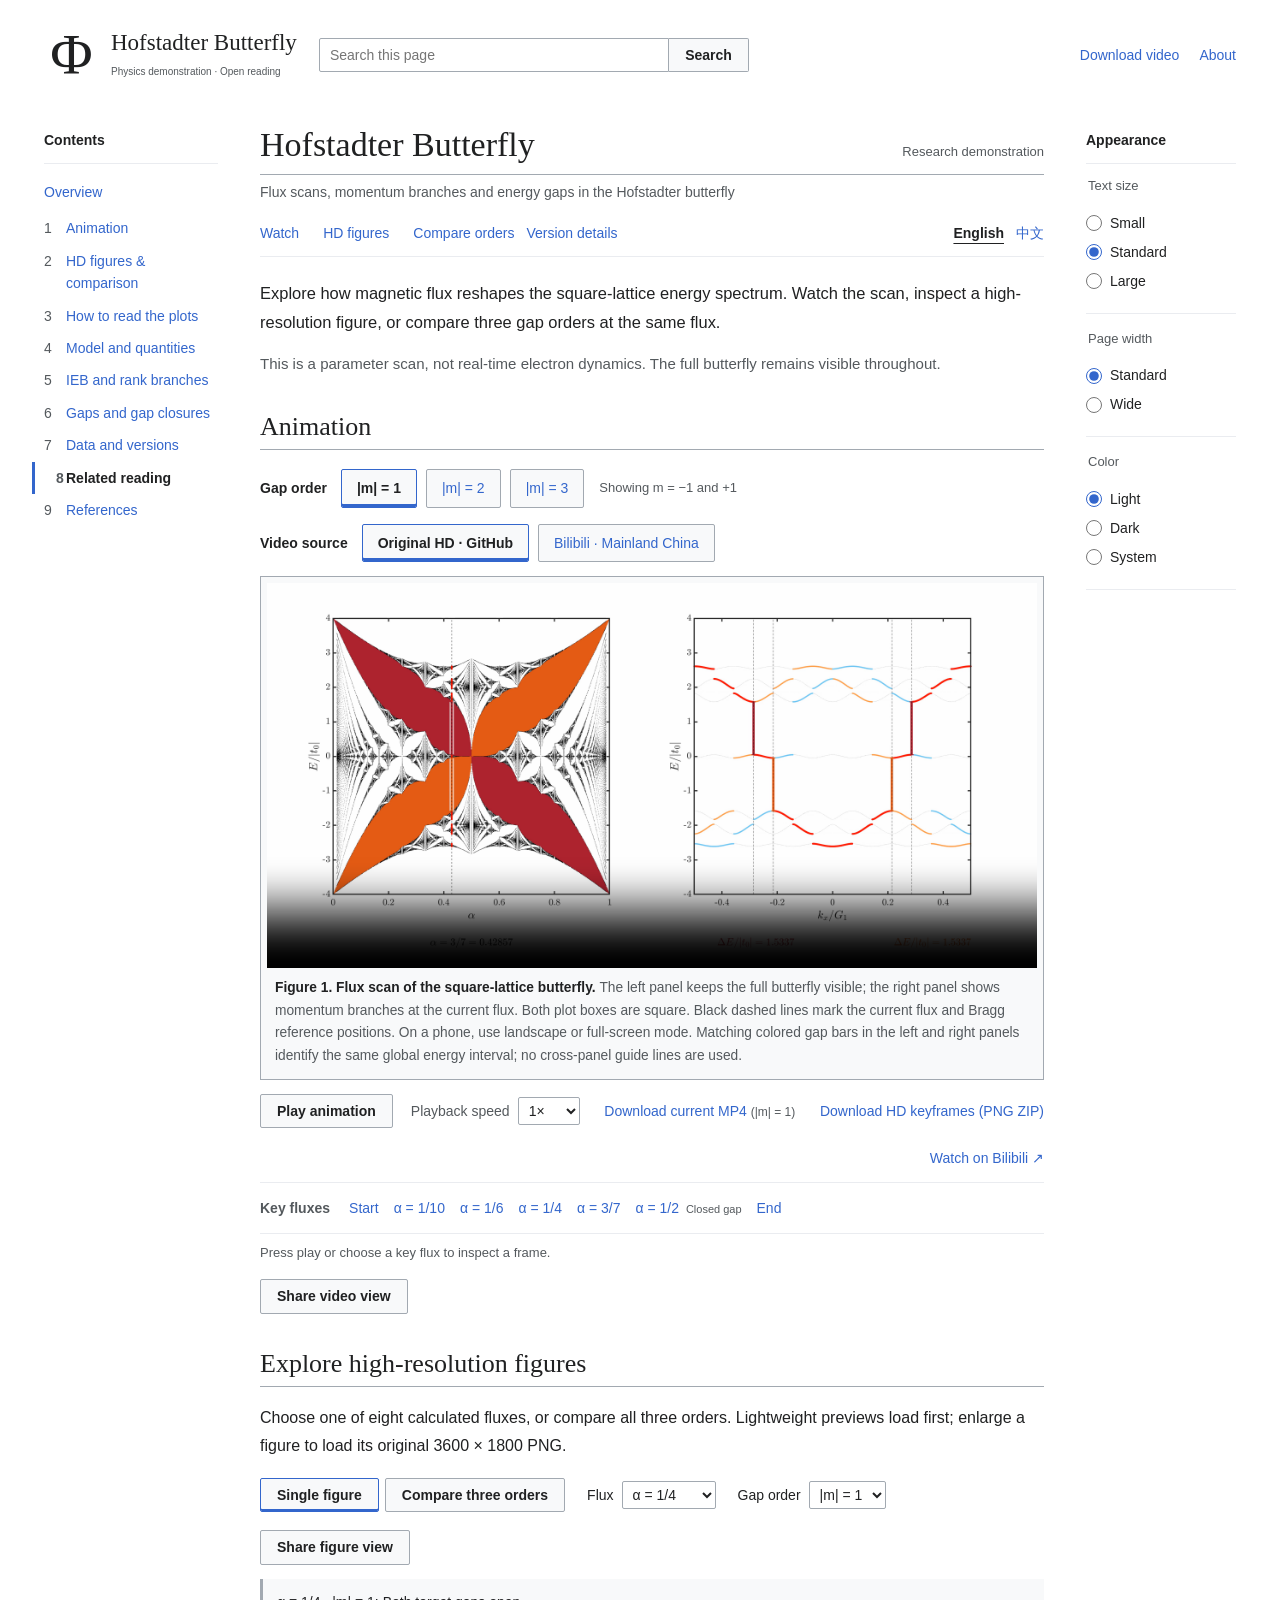
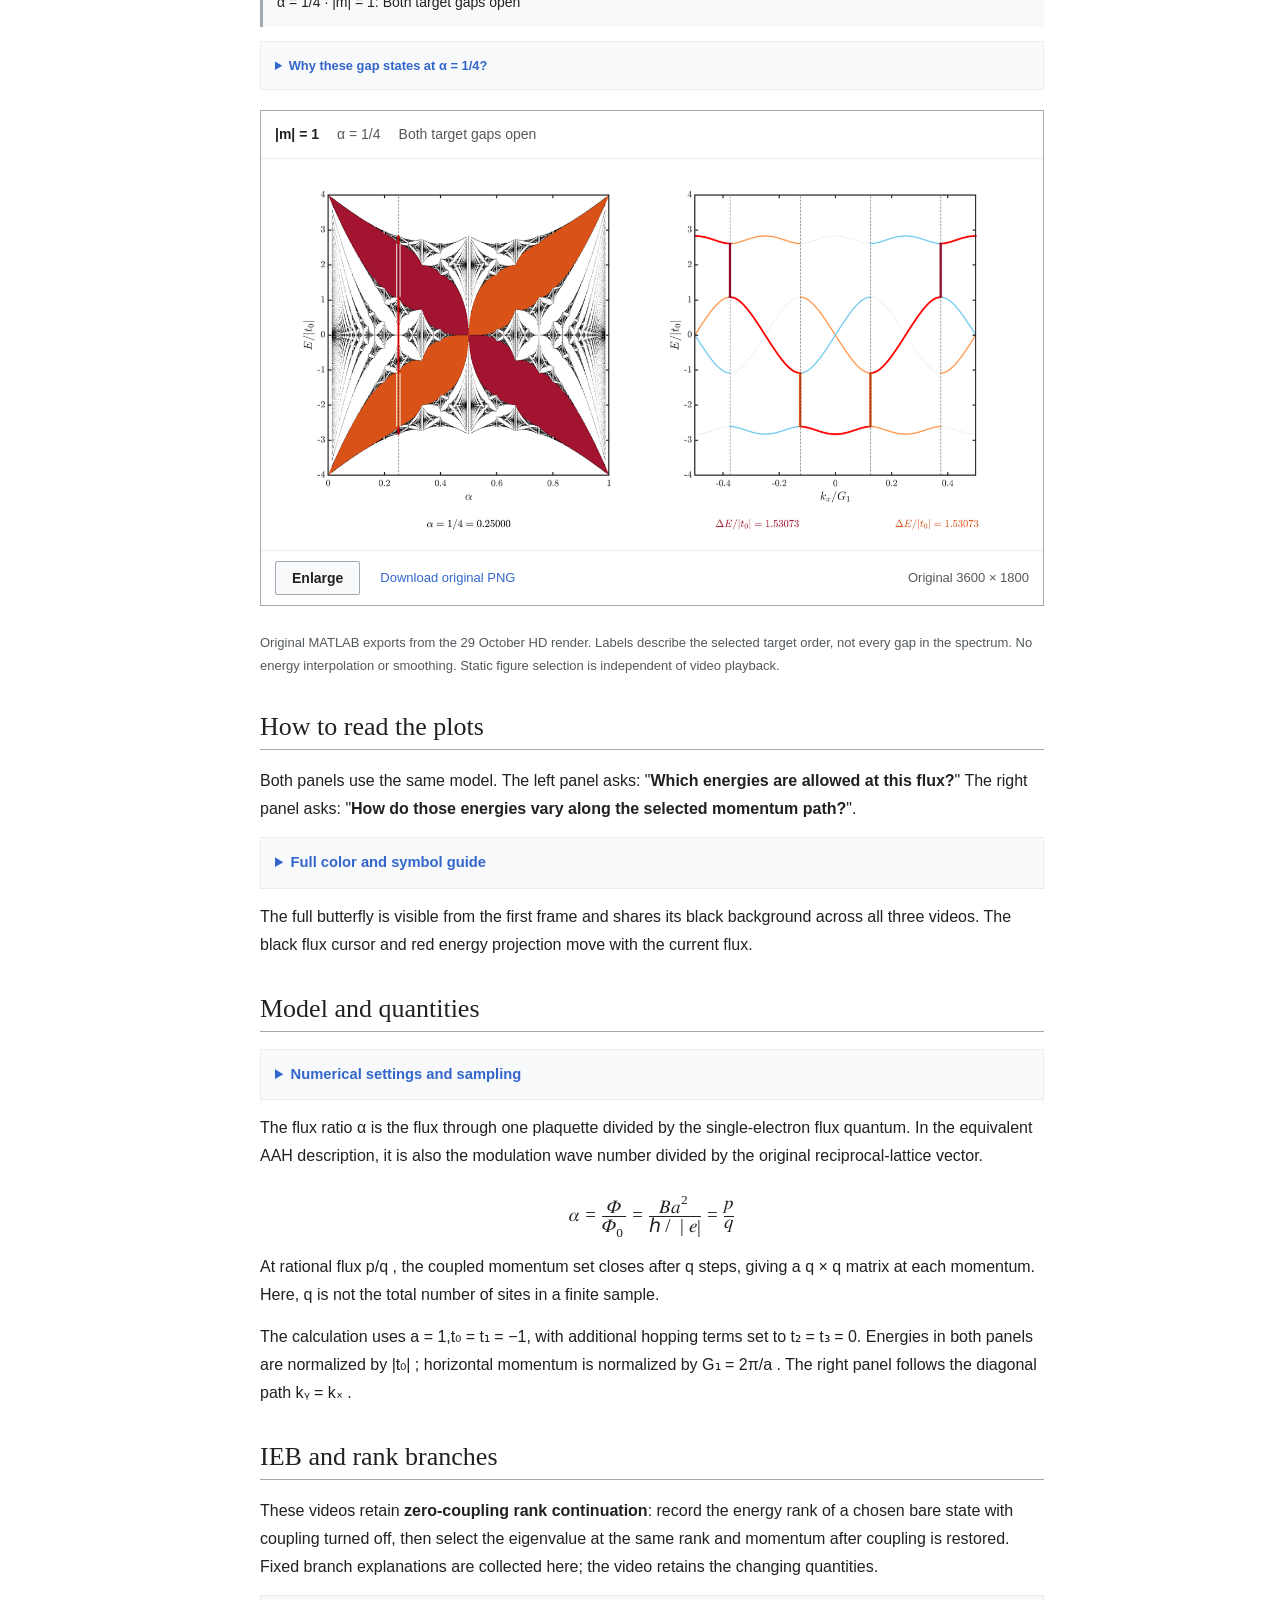
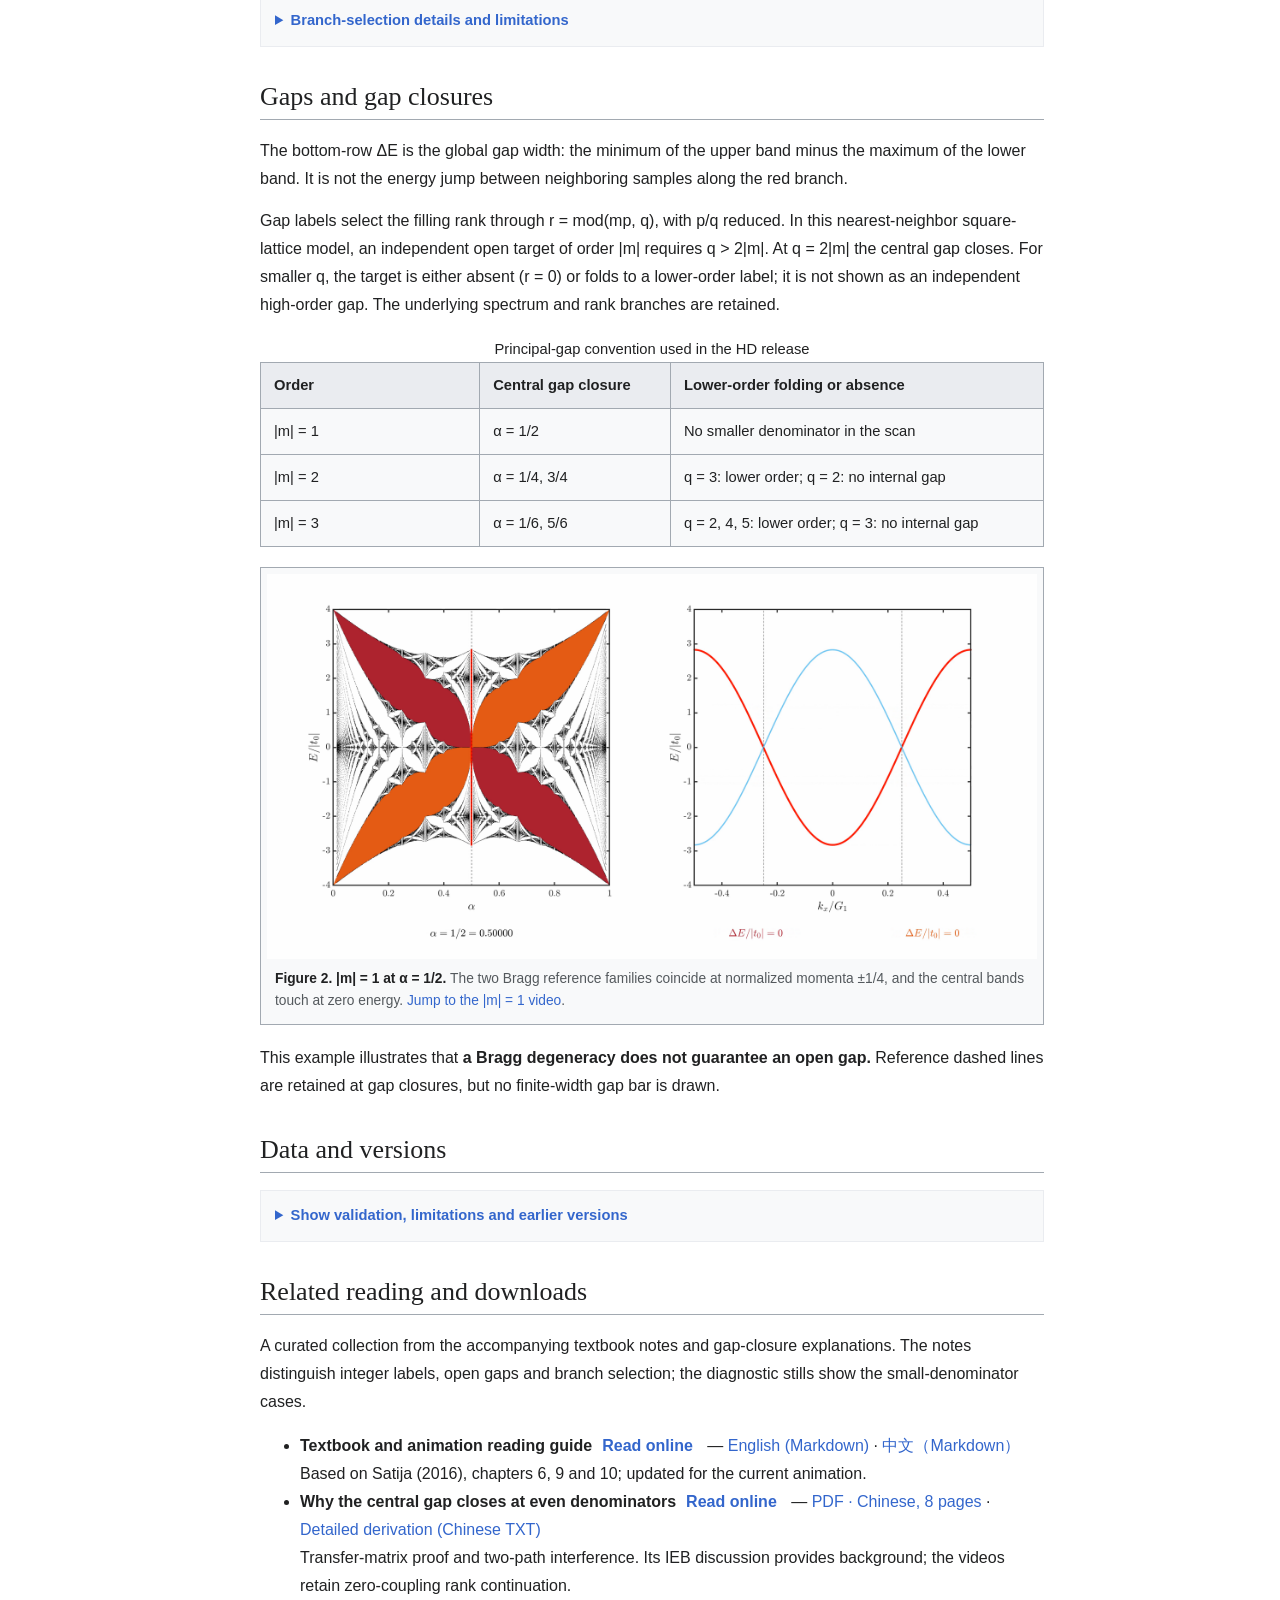
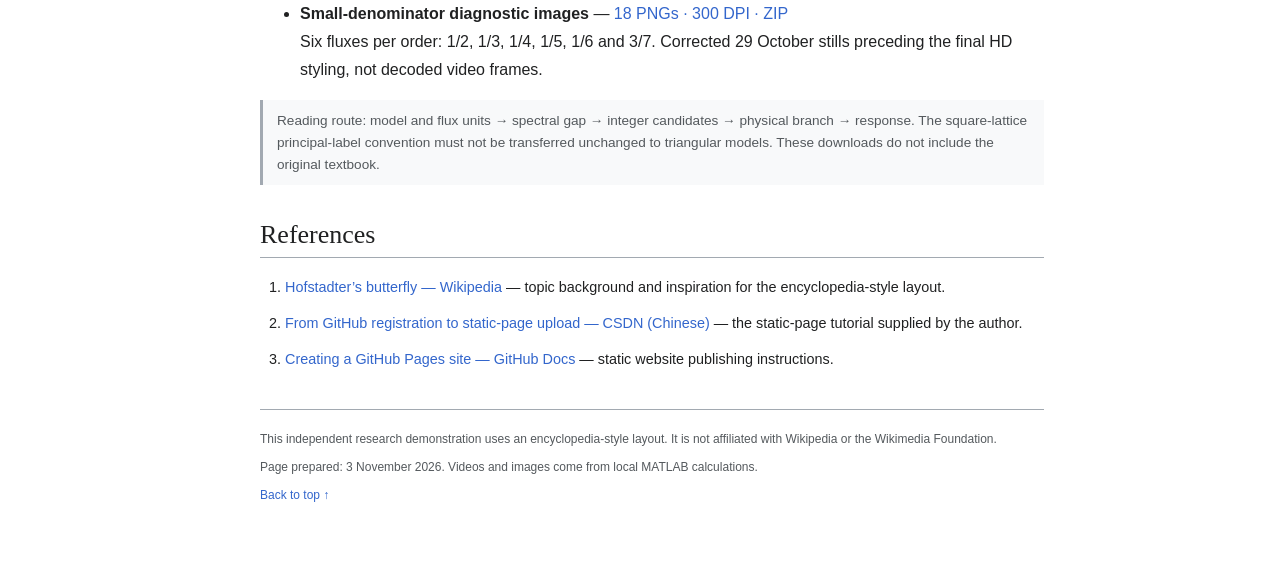
<file: index.html>
<!DOCTYPE html>

<html data-font="standard" data-theme="light" data-width="standard" lang="en">
<head>
<meta charset="utf-8"/>
<meta content="width=device-width, initial-scale=1" name="viewport"/>
<meta content="Explore the Hofstadter butterfly: flux scans, IEB rank branches and global energy gaps." name="description"/>
<meta content="light dark" name="color-scheme"/>
<title>Hofstadter Butterfly · Flux Scan</title>
<link href="assets/favicon.svg" rel="icon" type="image/svg+xml"/>
<link href="style.css?v=20261103-share" rel="stylesheet"/>
<script defer="" src="app.js?v=20261103-share"></script>
<link href="index.html" hreflang="en" rel="alternate"/><link href="zh.html" hreflang="zh-CN" rel="alternate"/><link href="explorer.css?v=20261103-share" rel="stylesheet"/><script defer="" src="explorer.js?v=20261103-share"></script><script defer="" src="share.js?v=20261103-share"></script></head>
<body>
<a class="skip-link" href="#content">Skip to content</a>
<header class="site-header">
<button aria-controls="toc" aria-expanded="false" aria-label="Open contents" class="icon-button mobile-menu" id="toc-toggle">☰</button>
<a aria-label="Hofstadter butterfly home" class="wordmark" href="#top"><span aria-hidden="true" class="brand-symbol">Φ</span><span><strong>Hofstadter Butterfly</strong><small>Physics demonstration · Open reading</small></span></a>
<form class="search" id="search-form" role="search">
<label class="sr-only" for="site-search">Search this page</label>
<input aria-controls="search-results" autocomplete="off" id="site-search" placeholder="Search this page" type="search"/>
<button type="submit">Search</button>
<div class="search-results" hidden="" id="search-results" role="status"></div>
</form>
<nav aria-label="Page tools" class="header-links"><a class="current-video-download" download="" href="https://github.com/Decimator0715/butterfly-spectrum/releases/download/hd-20261029/butterfly-hd-order-1-20261029.mp4">Download video</a><a href="#about">About</a></nav>
<button aria-controls="appearance" aria-expanded="false" aria-label="Appearance settings" class="icon-button appearance-toggle" id="appearance-toggle">Aa</button>
</header>
<div class="page-layout" id="top">
<nav aria-label="Contents" class="contents" id="toc">
<div class="sidebar-title">Contents</div>
<a class="toc-top" href="#top">Overview</a>
<ol>
<li><a href="#demonstration">Animation</a></li>
<li id="explore-toc"><a href="#explore">HD figures &amp; comparison</a></li><li><a href="#reading">How to read the plots</a></li>
<li><a href="#model">Model and quantities</a></li>
<li><a href="#ieb">IEB and rank branches</a></li>
<li><a href="#gaps">Gaps and gap closures</a></li>
<li><a href="#provenance">Data and versions</a></li>
<li id="related-toc"><a href="#related">Related reading</a></li><li><a href="#references">References</a></li>
</ol>
</nav>
<main id="content">
<div class="article-heading"><h1>Hofstadter Butterfly</h1><span class="article-kind">Research demonstration</span></div>
<p class="subtitle">Flux scans, momentum branches and energy gaps in the Hofstadter butterfly</p>
<div class="article-tabs"><nav aria-label="Article views"><a href="#demonstration">Watch</a><a href="#explore">HD figures</a><a data-open-compare="" href="#explore">Compare orders</a></nav><a href="#provenance">Version details</a><nav aria-label="Language / 语言" class="language-switch"><a aria-current="page" data-language="en" href="index.html" hreflang="en" lang="en">English</a><a data-language="zh" href="zh.html" hreflang="zh-CN" lang="zh-CN">中文</a></nav></div>
<p class="lead">Explore how magnetic flux reshapes the square-lattice energy spectrum. Watch the scan, inspect a high-resolution figure, or compare three gap orders at the same flux.</p>
<p class="intro-note">This is a parameter scan, not real-time electron dynamics. The full butterfly remains visible throughout.</p>
<section aria-labelledby="demonstration-heading" data-search="animation video playback flux scan" id="demonstration">
<h2 id="demonstration-heading" tabindex="-1">Animation</h2>
<div aria-label="Choose gap order" class="order-switcher" role="group">
<span class="order-label">Gap order</span>
<button aria-pressed="true" data-bvid="BV1vL4M6EEs1" data-format="3600 × 1800 · 10 fps" data-keyframes="assets/butterfly-hd-keyframes-1-20261029.zip" data-order="1" data-poster="assets/butterfly-hd-order-1-20261029.png" data-time-offset="1" data-video="https://github.com/Decimator0715/butterfly-spectrum/releases/download/hd-20261029/butterfly-hd-order-1-20261029.mp4" type="button">|m| = 1</button>
<button aria-pressed="false" data-bvid="BV12a4M6qE1A" data-format="3600 × 1800 · 10 fps" data-keyframes="assets/butterfly-hd-keyframes-2-20261029.zip" data-order="2" data-poster="assets/butterfly-hd-order-2-20261029.png" data-time-offset="1" data-video="https://github.com/Decimator0715/butterfly-spectrum/releases/download/hd-20261029/butterfly-hd-order-2-20261029.mp4" type="button">|m| = 2</button>
<button aria-pressed="false" data-bvid="BV14a4M6qEnJ" data-format="3600 × 1800 · 10 fps" data-keyframes="assets/butterfly-hd-keyframes-3-20261029.zip" data-order="3" data-poster="assets/butterfly-hd-order-3-20261029.png" data-time-offset="1" data-video="https://github.com/Decimator0715/butterfly-spectrum/releases/download/hd-20261029/butterfly-hd-order-3-20261029.mp4" type="button">|m| = 3</button>
<span id="order-description">Showing m = −1 and +1</span>
</div>
<div aria-label="Video source" class="order-switcher" id="source-switcher" role="group">
<span class="order-label">Video source</span>
<button aria-pressed="true" data-source="github" type="button">Original HD · GitHub</button>
<button aria-pressed="false" data-source="bilibili" type="button">Bilibili · Mainland China</button></div><figure class="video-figure">
<video aria-describedby="video-caption" controls="" id="butterfly-video" playsinline="" poster="assets/butterfly-hd-order-1-20261029.png" preload="metadata">
<source src="https://github.com/Decimator0715/butterfly-spectrum/releases/download/hd-20261029/butterfly-hd-order-1-20261029.mp4" type="video/mp4"/>
            Your browser cannot play the embedded video. Use the MP4 download link below.
          </video><iframe allow="fullscreen; picture-in-picture" allowfullscreen="" hidden="" id="bilibili-player" title="Bilibili butterfly video"></iframe>
<figcaption id="video-caption"><strong>Figure 1. Flux scan of the square-lattice butterfly. </strong>The left panel keeps the full butterfly visible; the right panel shows momentum branches at the current flux. Both plot boxes are square. Black dashed lines mark the current flux and Bragg reference positions. On a phone, use landscape or full-screen mode. Matching colored gap bars in the left and right panels identify the same global energy interval; no cross-panel guide lines are used.</figcaption>
</figure>
<div class="player-toolbar">
<button class="wiki-button" id="play-toggle" type="button">Play animation</button>
<label class="rate-label">Playback speed  <select aria-label="Playback speed" id="playback-rate"><option value="0.5">0.5×</option><option selected="" value="1">1×</option><option value="1.5">1.5×</option><option value="2">2×</option></select></label>
<a class="download-link current-video-download" download="" href="https://github.com/Decimator0715/butterfly-spectrum/releases/download/hd-20261029/butterfly-hd-order-1-20261029.mp4">Download current MP4  <span id="download-order">(|m| = 1)</span></a>
<a class="download-link" download="" href="assets/butterfly-hd-keyframes-1-20261029.zip" id="keyframe-download">Download HD keyframes (PNG ZIP)</a><a class="download-link" href="https://www.bilibili.com/video/BV1vL4M6EEs1/" id="bilibili-open" rel="noopener noreferrer" target="_blank">Watch on Bilibili ↗</a></div>
<div aria-label="Jump to key flux" class="chapter-navigation">
<span class="chapter-label">Key fluxes</span>
<button data-base-time="0.15" data-label="Start: α = 1/70" data-time="0.15" type="button">Start</button>
<button data-base-time="14.75" data-label="α = 1/10" data-time="15.75" type="button">α = 1/10</button>
<button data-base-time="24.95" data-label="α = 1/6" data-time="25.95" type="button">α = 1/6</button>
<button data-base-time="37.35" data-label="α = 1/4" data-time="38.35" type="button">α = 1/4</button>
<button data-base-time="64.05" data-label="α = 3/7" data-time="65.05" type="button">α = 3/7</button>
<button data-base-time="74.75" data-label="α = 1/2" data-time="75.75" type="button">α = 1/2 <small id="half-flux-state">Closed gap</small></button>
<button data-base-time="149.35" data-label="End: α = 69/70" data-time="150.35" type="button">End</button>
</div>
<p aria-live="polite" class="player-status" id="player-status" role="status">Press play or choose a key flux to inspect a frame.</p><div class="view-share"><button class="wiki-button" data-share-view="demonstration" type="button">Share video view</button><span aria-live="polite" class="share-status" role="status"></span><div class="share-result" hidden=""><label for="share-demonstration">Link for this snapshot</label><input class="share-url" id="share-demonstration" readonly="" type="text"/><p class="share-note"></p></div></div><noscript id="bilibili-noscript"><p>Bilibili: <a href="https://www.bilibili.com/video/BV1vL4M6EEs1/">|m| = 1</a> · <a href="https://www.bilibili.com/video/BV12a4M6qE1A/">|m| = 2</a> · <a href="https://www.bilibili.com/video/BV14a4M6qEnJ/">|m| = 3</a></p></noscript>
<noscript><p>JavaScript is disabled. Play the default video or download  <a href="https://github.com/Decimator0715/butterfly-spectrum/releases/download/hd-20261029/butterfly-hd-order-1-20261029.mp4">|m| = 1</a>,<a href="https://github.com/Decimator0715/butterfly-spectrum/releases/download/hd-20261029/butterfly-hd-order-2-20261029.mp4">|m| = 2</a>,<a href="https://github.com/Decimator0715/butterfly-spectrum/releases/download/hd-20261029/butterfly-hd-order-3-20261029.mp4">|m| = 3</a>.</p></noscript>
</section><section aria-labelledby="explore-heading" data-search="HD image figures compare flux zoom 高清 图片 放大 对比" id="explore">
<h2 id="explore-heading" tabindex="-1">Explore high-resolution figures</h2>
<p>Choose one of eight calculated fluxes, or compare all three orders. Lightweight previews load first; enlarge a figure to load its original 3600 × 1800 PNG.</p>
<div class="image-controls"><div aria-label="Figure view" class="image-mode" role="group"><button aria-pressed="true" class="wiki-button" data-image-mode="single" type="button">Single figure</button><button aria-pressed="false" class="wiki-button" data-image-mode="compare" type="button">Compare three orders</button></div>
<label> Flux <select id="image-flux"><option value="1/70">α = 1/70</option><option value="1/10">α = 1/10</option><option value="1/6">α = 1/6</option><option selected="" value="1/4">α = 1/4</option><option value="1/3">α = 1/3</option><option value="3/7">α = 3/7</option><option value="1/2">α = 1/2</option><option value="69/70">α = 69/70</option></select></label><label id="image-order-label">Gap order <select id="image-order"><option value="1">|m| = 1</option><option value="2">|m| = 2</option><option value="3">|m| = 3</option></select></label></div>
<div hidden="" id="linked-entry"><button class="wiki-button" id="linked-enlarge" type="button">Linked zoom · three orders</button><p class="image-provenance">Zoom or pan any figure to inspect the same image region in all three orders. Original PNGs load when you open linked zoom.</p></div>
<div class="view-share"><button class="wiki-button" data-share-view="explore" type="button">Share figure view</button><span aria-live="polite" class="share-status" role="status"></span><div class="share-result" hidden=""><label for="share-explore">Link for this snapshot</label><input class="share-url" id="share-explore" readonly="" type="text"/><p class="share-note"></p></div></div><p aria-live="polite" class="comparison-note" id="comparison-note" role="status">α = 1/4 · |m| = 1: both target gaps open.</p>
<details class="technical-disclosure" id="flux-explanation"><summary id="flux-explanation-title">Why these gap states?</summary><p id="flux-explanation-scope"></p><ul id="flux-explanation-items"></ul><p id="flux-explanation-limit"></p><a href="central-gap.html#section-3">Central-gap proof</a> · <a href="central-gap.html#section-4">Integer-label correspondence</a> · <a href="reading-guide.html#section-3">Direct separation versus global gap</a></details>
<div class="keyframe-list"><figure class="keyframe-card" data-image-order="1">
<figcaption><strong>|m| = 1</strong> <span class="keyframe-flux">α = 1/4</span> <span class="keyframe-status">Both target gaps open</span></figcaption>
<a aria-label="Enlarge figure |m| = 1, α = 1/4" class="image-open" href="assets/keyframes/m1-alpha-1-4.png"><img alt="|m| = 1, α = 1/4; Both target gaps open" height="720" loading="lazy" src="assets/keyframes/previews/m1-alpha-1-4.webp" width="1440"/></a>
<div class="image-actions"><button class="wiki-button enlarge-image" type="button">Enlarge</button><a class="single-image-download" download="" href="assets/keyframes/m1-alpha-1-4.png">Download original PNG</a><span>Original 3600 × 1800</span></div></figure><figure class="keyframe-card" data-image-order="2" hidden="">
<figcaption><strong>|m| = 2</strong> <span class="keyframe-flux">α = 1/4</span> <span class="keyframe-status">Central gap closed</span></figcaption>
<a aria-label="Enlarge figure |m| = 2, α = 1/4" class="image-open" href="assets/keyframes/m2-alpha-1-4.png"><img alt="|m| = 2, α = 1/4; Central gap closed" height="720" loading="lazy" width="1440"/></a>
<div class="image-actions"><button class="wiki-button enlarge-image" type="button">Enlarge</button><a class="single-image-download" download="" href="assets/keyframes/m2-alpha-1-4.png">Download original PNG</a><span>Original 3600 × 1800</span></div></figure><figure class="keyframe-card" data-image-order="3" hidden="">
<figcaption><strong>|m| = 3</strong> <span class="keyframe-flux">α = 1/4</span> <span class="keyframe-status">Folds to lower order</span></figcaption>
<a aria-label="Enlarge figure |m| = 3, α = 1/4" class="image-open" href="assets/keyframes/m3-alpha-1-4.png"><img alt="|m| = 3, α = 1/4; Folds to lower order" height="720" loading="lazy" width="1440"/></a>
<div class="image-actions"><button class="wiki-button enlarge-image" type="button">Enlarge</button><a class="single-image-download" download="" href="assets/keyframes/m3-alpha-1-4.png">Download original PNG</a><span>Original 3600 × 1800</span></div></figure></div><p class="image-provenance">Original MATLAB exports from the 29 October HD render. Labels describe the selected target order, not every gap in the spectrum. No energy interpolation or smoothing. Static figure selection is independent of video playback.</p>
<noscript><p>Enable JavaScript to select other fluxes and compare orders. The displayed PNG can still be opened or downloaded.</p></noscript></section>
<section aria-labelledby="reading-heading" data-search="guide colors branches spectrum legend" id="reading">
<h2 id="reading-heading" tabindex="-1">How to read the plots</h2>
<p>Both panels use the same model. The left panel asks: "<strong>Which energies are allowed at this flux?</strong>" The right panel asks: "<strong>How do those energies vary along the selected momentum path?</strong>".</p>
<details class="technical-disclosure legend-details"><summary>Full color and symbol guide</summary><table class="wikitable legend-table"><caption class="sr-only">Plot elements and their physical meaning</caption><thead><tr><th scope="col">Plot element</th><th scope="col">Meaning</th></tr></thead><tbody>
<tr><th scope="row"><span class="swatch black"></span>Black spectrum</th><td>The original sampled eigenvalues: 21 diagonal momentum points for large denominators and a 201 × 201 momentum grid for small denominators. Darkness does not represent the density of states.</td></tr>
<tr><th scope="row"><span class="swatch wine"></span><span class="swatch orange"></span>Burgundy and dark orange fill</th><td>The two target gap families. Burgundy denotes the negative gap label; dark orange denotes the positive label. The colors do not indicate the sign of the energy.</td></tr>
<tr><th scope="row"><span class="swatch red"></span>Red points in the left panel</th><td>The energy projection of the red main rank branch in the current right panel. Different red points come from different momenta.</td></tr>
<tr><th scope="row"><span class="swatch gray"></span>Light gray spectrum in the right panel</th><td>All eigenvalues calculated along the displayed momentum path.</td></tr>
<tr><th scope="row"><span class="swatch red"></span><span class="swatch peach"></span><span class="swatch cyan"></span>Colored branches in the right panel</th><td>For |m| = M, branches are selected by the energy ranks of the central, −M and +M uncoupled momentum replicas.</td></tr>
<tr><th scope="row">Dashed lines and thick colored bars</th><td>Black dashed lines mark Bragg reference positions. Matching colored bars and end caps in the two panels mark the same global gap edges. Only independent target gaps are marked in the new HD videos.</td></tr>
</tbody></table></details>
<p>The full butterfly is visible from the first frame and shares its black background across all three videos. The black flux cursor and red energy projection move with the current flux.</p>
</section>
<section aria-labelledby="model-heading" data-search="model parameters alpha flux Harper units energy momentum" id="model">
<h2 id="model-heading" tabindex="-1">Model and quantities</h2>
<details class="technical-disclosure parameter-details"><summary>Numerical settings and sampling</summary><aside aria-label="Demonstration parameters" class="infobox"><h3>Parameters</h3><dl><dt>Model</dt><dd>Nearest-neighbor square lattice with equal hopping</dd><dt>Animated scan</dt><dd>1,493 scan frames; 1,282 distinct rational fluxes, q ≤ 70</dd><dt>Black spectrum sampling</dt><dd>q ≤ 70; nn = 21, nn_spe = 201</dd><dt>Colored gaps</dt><dd>1,201 uniform fluxes, Δα = 1/1200</dd><dt>Momentum sampling</dt><dd>2,000 points per frame</dd><dt>Duration</dt><dd>150.3 seconds</dd><dt>Video format</dt><dd id="video-format-value">3600 × 1800 · 10 fps</dd></dl></aside></details>
<p>The flux ratio  <var>α</var>  is the flux through one plaquette divided by the single-electron flux quantum. In the equivalent AAH description, it is also the modulation wave number divided by the original reciprocal-lattice vector.</p>
<div aria-label="Alpha equals flux divided by the flux quantum, and p divided by q" class="equation"><math display="block" xmlns="http://www.w3.org/1998/Math/MathML"><mi>α</mi><mo>=</mo><mfrac><mi>Φ</mi><msub><mi>Φ</mi><mn>0</mn></msub></mfrac><mo>=</mo><mfrac><mrow><mi>B</mi><msup><mi>a</mi><mn>2</mn></msup></mrow><mrow><mi>h</mi><mo>/</mo><mo>|</mo><mi>e</mi><mo>|</mo></mrow></mfrac><mo>=</mo><mfrac><mi>p</mi><mi>q</mi></mfrac></math></div>
<p>At rational flux  <var>p/q</var> , the coupled momentum set closes after  <var>q</var>  steps, giving a  <var>q × q</var>  matrix at each momentum. Here,  <var>q</var>  is not the total number of sites in a finite sample.</p>
<p>The calculation uses  <var>a = 1</var>,<var>t₀ = t₁ = −1</var>, with additional hopping terms set to  <var>t₂ = t₃ = 0</var>. Energies in both panels are normalized by  <var>|t₀|</var> ; horizontal momentum is normalized by  <var>G₁ = 2π/a</var> . The right panel follows the diagonal path  <var>kᵧ = kₓ</var> .</p>
</section>
<section aria-labelledby="ieb-heading" data-search="IEB rank branches replicas zero coupling weights" id="ieb">
<h2 id="ieb-heading" tabindex="-1">IEB and rank branches</h2>
<p>These videos retain <strong>zero-coupling rank continuation</strong>: record the energy rank of a chosen bare state with coupling turned off, then select the eigenvalue at the same rank and momentum after coupling is restored. Fixed branch explanations are collected here; the video retains the changing quantities.</p><details class="technical-disclosure ieb-details"><summary>Branch-selection details and limitations</summary><p>This is a branch-coloring rule. It neither directly tests the central momentum weight of the coupled wavefunction nor tracks a wavefunction continuously as coupling is varied. The red branch is therefore not presented as a validated wavefunction-based IEB.</p><p>Replica indices and integer gap labels are related but are not interchangeable. In the current convention, at a positive Bragg position the positive gap label +M corresponds to degeneracy with the −M bare replica, and the negative label −M to the +M replica. At rational flux, replica indices are identified modulo q, so some branches coincide.</p></details>
</section>
<section aria-labelledby="gaps-heading" data-search="gap gaps closure Bragg half flux delta energy" id="gaps">
<h2 id="gaps-heading" tabindex="-1">Gaps and gap closures</h2>
<p>The bottom-row  <var>ΔE</var>  is the global gap width: the minimum of the upper band minus the maximum of the lower band. It is not the energy jump between neighboring samples along the red branch.</p>
<p>Gap labels select the filling rank through r = mod(mp, q), with p/q reduced. In this nearest-neighbor square-lattice model, an independent open target of order |m| requires q &gt; 2|m|. At q = 2|m| the central gap closes. For smaller q, the target is either absent (r = 0) or folds to a lower-order label; it is not shown as an independent high-order gap. The underlying spectrum and rank branches are retained.</p>
<table class="wikitable"><caption>Principal-gap convention used in the HD release</caption><thead><tr><th>Order</th><th>Central gap closure</th><th>Lower-order folding or absence</th></tr></thead><tbody><tr><th>|m| = 1</th><td>α = 1/2</td><td>No smaller denominator in the scan</td></tr><tr><th>|m| = 2</th><td>α = 1/4, 3/4</td><td>q = 3: lower order; q = 2: no internal gap</td></tr><tr><th>|m| = 3</th><td>α = 1/6, 5/6</td><td>q = 2, 4, 5: lower order; q = 3: no internal gap</td></tr></tbody></table>
<figure class="example-figure"><img alt="Half flux: two branches touch at zero energy; both target gap widths are zero." height="1800" loading="lazy" src="assets/butterfly-hd-order-1-half-20261029.png" width="3600"/><figcaption><strong>Figure 2. |m| = 1 at α = 1/2. </strong>The two Bragg reference families coincide at normalized momenta ±1/4, and the central bands touch at zero energy. <a data-seek="75.75" data-seek-order="1" href="#demonstration">Jump to the |m| = 1 video</a>.</figcaption></figure>
<p>This example illustrates that <strong>a Bragg degeneracy does not guarantee an open gap.</strong> Reference dashed lines are retained at gap closures, but no finite-width gap bar is drawn.</p>
</section>
<section aria-labelledby="provenance-heading" data-search="data version sampling validation source" id="provenance">
<h2 id="provenance-heading" tabindex="-1">Data and versions</h2>
<details class="technical-disclosure version-details"><summary>Show validation, limitations and earlier versions</summary><p>The new HD videos retain the full black butterfly background, square axes, LaTeX labels and zero-coupling rank continuation. The flux value is aligned with the gap widths below the plots. The original 3600 × 1800 masters are streamed from <a href="https://github.com/Decimator0715/butterfly-spectrum/releases/tag/hd-20261029">GitHub Releases</a>; no extra lossy web transcode is used. Earlier versions remain available below.</p><p>28 October filled-background versions: <a download="" href="assets/butterfly-filled-order-1-20261028.mp4">|m| = 1</a> · <a download="" href="assets/butterfly-filled-order-2-20261028.mp4">|m| = 2</a> · <a download="" href="assets/butterfly-filled-order-3-20261028.mp4">|m| = 3</a></p><p>Original release: <a download="" href="assets/butterfly-spectrum.mp4">21 October 2026 MP4</a></p><p>Earlier uniform-background versions from the same day are also retained: <a download="" href="assets/butterfly-order-1-20261028.mp4">Previous |m| = 1</a> · <a download="" href="assets/butterfly-order-2-20261028.mp4">Previous |m| = 2</a> · <a download="" href="assets/butterfly-order-3-20261028.mp4">Previous |m| = 3</a>.</p><table class="wikitable"><tbody><tr><th scope="row">Video validation</th><td>HD videos: 1,503 decoded frames each; 3600 × 1800; 10 fps. Earlier videos retain their original dimensions.</td></tr><tr><th scope="row">Sampling scope</th><td>The original 1,493 scan entries contain 1,282 distinct reduced rational fluxes with q ≤ 70; the repeated entries and original sequence are retained. The black spectrum uses nn = 21 diagonal momenta for 10 ≤ q ≤ 70 and an nn_spe = 201 two-dimensional grid for q ≤ 10; q = 10 occurs in both groups. Colored gaps use α = j/1200. This is not a direct infinite-dimensional calculation at irrational flux.</td></tr><tr><th scope="row">Background and gap markers</th><td>The static black spectrum is exported once from the original scatter points at high resolution and reused. Target gap fills exclude closed, absent and lower-order folded targets in the HD versions. Dynamic bars use the current scan flux, with matching colors and end caps in both panels.</td></tr><tr><th scope="row">Remaining limitations</th><td>The original finite momentum sampling is retained. Pixel resolution can hide very narrow gaps; neither energies nor band edges are smoothed or interpolated. The original IEB rank convention at degenerate endpoints is retained. No new Chern-number calculation was performed.</td></tr></tbody></table><p class="version-note" id="video-version-note"><strong>HD release.</strong> All three orders now use the 29 October HD videos.</p></details>
</section>
<section aria-labelledby="related-heading" data-search="reading resources textbook Harper closure diagnostic PDF 教材 资料 中央闭隙" id="related"><h2 id="related-heading" tabindex="-1">Related reading and downloads</h2>
<p>A curated collection from the accompanying textbook notes and gap-closure explanations. The notes distinguish integer labels, open gaps and branch selection; the diagnostic stills show the small-denominator cases.</p>
<ul>
<li><strong>Textbook and animation reading guide</strong><a class="online-reading-link" href="reading-guide.html">Read online</a> — <a download="" href="assets/reading/butterfly-reading-en.md">English (Markdown)</a> · <a download="" href="assets/reading/butterfly-reading-zh.md">中文（Markdown）</a><br/>Based on Satija (2016), chapters 6, 9 and 10; updated for the current animation.</li>
<li><strong>Why the central gap closes at even denominators</strong><a class="online-reading-link" href="central-gap.html">Read online</a> — <a href="assets/reading/harper-central-gap-zh.pdf">PDF · Chinese, 8 pages</a> · <a download="" href="assets/reading/harper-central-gap-derivation-zh.txt">Detailed derivation (Chinese TXT)</a><br/>Transfer-matrix proof and two-path interference. Its IEB discussion provides background; the videos retain zero-coupling rank continuation.</li>
<li><strong>Small-denominator diagnostic images</strong> — <a download="" href="assets/reading/principal-gap-diagnostics-300dpi.zip">18 PNGs · 300 DPI · ZIP</a><br/>Six fluxes per order: 1/2, 1/3, 1/4, 1/5, 1/6 and 3/7. Corrected 29 October stills preceding the final HD styling, not decoded video frames.</li>
</ul>
<p class="version-note">Reading route: model and flux units → spectral gap → integer candidates → physical branch → response. The square-lattice principal-label convention must not be transferred unchanged to triangular models. These downloads do not include the original textbook.</p></section><section aria-labelledby="references-heading" data-search="references links GitHub Pages tutorial wiki" id="references">
<h2 id="references-heading" tabindex="-1">References</h2>
<ol class="references"><li><a href="https://en.wikipedia.org/wiki/Hofstadter%27s_butterfly" rel="noopener noreferrer" target="_blank">Hofstadter’s butterfly — Wikipedia</a> — topic background and inspiration for the encyclopedia-style layout.</li><li><a href="https://blog.csdn.net/qq_52793095/article/details/134743440" rel="noopener noreferrer" target="_blank">From GitHub registration to static-page upload — CSDN (Chinese)</a> — the static-page tutorial supplied by the author.</li><li><a href="https://docs.github.com/en/pages/getting-started-with-github-pages/creating-a-github-pages-site" rel="noopener noreferrer" target="_blank">Creating a GitHub Pages site — GitHub Docs</a> — static website publishing instructions.</li></ol>
</section>
<footer class="article-footer" id="about"><p>This independent research demonstration uses an encyclopedia-style layout. It is not affiliated with Wikipedia or the Wikimedia Foundation.</p><p>Page prepared: <time datetime="2026-11-03">3 November 2026</time>. Videos and images come from local MATLAB calculations.</p><a href="#top">Back to top ↑</a></footer>
</main>
<aside aria-label="Appearance settings" class="appearance" id="appearance">
<div class="sidebar-title">Appearance</div>
<fieldset><legend>Text size</legend><label><input name="font" type="radio" value="small"/>Small</label><label><input checked="" name="font" type="radio" value="standard"/>Standard</label><label><input name="font" type="radio" value="large"/>Large</label></fieldset>
<fieldset><legend>Page width</legend><label><input checked="" name="width" type="radio" value="standard"/>Standard</label><label><input name="width" type="radio" value="wide"/>Wide</label></fieldset>
<fieldset><legend>Color</legend><label><input checked="" name="theme" type="radio" value="light"/>Light</label><label><input name="theme" type="radio" value="dark"/>Dark</label><label><input name="theme" type="radio" value="system"/>System</label></fieldset>
</aside>
</div>
<button aria-label="Close sidebar" class="page-backdrop" hidden="" id="page-backdrop"></button>
<dialog aria-labelledby="image-dialog-title" id="image-dialog"><div class="image-dialog-heading"><strong id="image-dialog-title"></strong><button class="wiki-button" id="image-close" type="button">Close ×</button></div>
<div class="zoom-controls"><button aria-label="Zoom out" class="wiki-button" id="zoom-out" type="button">−</button><output aria-live="polite" id="zoom-value"></output><button aria-label="Zoom in" class="wiki-button" id="zoom-in" type="button">+</button><button class="wiki-button" id="zoom-fit" type="button">Fit</button><button class="wiki-button" id="zoom-native" type="button">100%</button><a download="" id="zoom-download">Download original PNG</a></div>
<p class="zoom-help">Zoom with + / −, then drag or scroll to pan. On touchscreens, swipe to pan. Press Esc to close.</p>
<div aria-label="Scrollable high-resolution figure" id="image-viewport" tabindex="0"><img alt="" draggable="false" id="zoom-image"/></div><p id="zoom-status" role="status"></p></dialog><dialog aria-labelledby="linked-title" id="linked-dialog"><div class="image-dialog-heading"><strong id="linked-title"></strong><button class="wiki-button" id="linked-close" type="button">Close ×</button></div>
<div class="zoom-controls"><button aria-label="Zoom all out" class="wiki-button" id="linked-out" type="button">−</button><output aria-live="polite" id="linked-value"></output><button aria-label="Zoom all in" class="wiki-button" id="linked-in" type="button">+</button><button class="wiki-button" id="linked-fit" type="button">Fit all</button><button class="wiki-button" id="linked-native" type="button">100%</button></div>
<p class="zoom-help">All three views stay linked. Use + / − to zoom; drag, scroll or swipe any figure to pan all three. Focus a figure and use arrow keys to pan. Esc closes.</p>
<div class="linked-panes"><section class="linked-pane" data-linked-order="1">
<div class="linked-pane-heading"><strong>|m| = 1</strong><span class="linked-state"></span><a class="linked-download" download="">Original PNG</a></div>
<div aria-label="Pan figure |m| = 1" class="linked-viewport" tabindex="0"><div class="linked-canvas"><img alt="" draggable="false" height="1800" width="3600"/></div></div>
<p class="linked-load" role="status"></p></section><section class="linked-pane" data-linked-order="2">
<div class="linked-pane-heading"><strong>|m| = 2</strong><span class="linked-state"></span><a class="linked-download" download="">Original PNG</a></div>
<div aria-label="Pan figure |m| = 2" class="linked-viewport" tabindex="0"><div class="linked-canvas"><img alt="" draggable="false" height="1800" width="3600"/></div></div>
<p class="linked-load" role="status"></p></section><section class="linked-pane" data-linked-order="3">
<div class="linked-pane-heading"><strong>|m| = 3</strong><span class="linked-state"></span><a class="linked-download" download="">Original PNG</a></div>
<div aria-label="Pan figure |m| = 3" class="linked-viewport" tabindex="0"><div class="linked-canvas"><img alt="" draggable="false" height="1800" width="3600"/></div></div>
<p class="linked-load" role="status"></p></section></div></dialog><script id="keyframe-data" type="application/json">{"1:1/70": {"src": "assets/keyframes/m1-alpha-1-70.png", "preview": "assets/keyframes/previews/m1-alpha-1-70.webp", "state": "open", "p": 1, "q": 70, "order": 1}, "1:1/10": {"src": "assets/keyframes/m1-alpha-1-10.png", "preview": "assets/keyframes/previews/m1-alpha-1-10.webp", "state": "open", "p": 1, "q": 10, "order": 1}, "1:1/6": {"src": "assets/keyframes/m1-alpha-1-6.png", "preview": "assets/keyframes/previews/m1-alpha-1-6.webp", "state": "open", "p": 1, "q": 6, "order": 1}, "1:1/4": {"src": "assets/keyframes/m1-alpha-1-4.png", "preview": "assets/keyframes/previews/m1-alpha-1-4.webp", "state": "open", "p": 1, "q": 4, "order": 1}, "1:1/3": {"src": "assets/keyframes/m1-alpha-1-3.png", "preview": "assets/keyframes/previews/m1-alpha-1-3.webp", "state": "open", "p": 1, "q": 3, "order": 1}, "1:3/7": {"src": "assets/keyframes/m1-alpha-3-7.png", "preview": "assets/keyframes/previews/m1-alpha-3-7.webp", "state": "open", "p": 3, "q": 7, "order": 1}, "1:1/2": {"src": "assets/keyframes/m1-alpha-1-2.png", "preview": "assets/keyframes/previews/m1-alpha-1-2.webp", "state": "closed", "p": 1, "q": 2, "order": 1}, "1:69/70": {"src": "assets/keyframes/m1-alpha-69-70.png", "preview": "assets/keyframes/previews/m1-alpha-69-70.webp", "state": "open", "p": 69, "q": 70, "order": 1}, "2:1/70": {"src": "assets/keyframes/m2-alpha-1-70.png", "preview": "assets/keyframes/previews/m2-alpha-1-70.webp", "state": "open", "p": 1, "q": 70, "order": 2}, "2:1/10": {"src": "assets/keyframes/m2-alpha-1-10.png", "preview": "assets/keyframes/previews/m2-alpha-1-10.webp", "state": "open", "p": 1, "q": 10, "order": 2}, "2:1/6": {"src": "assets/keyframes/m2-alpha-1-6.png", "preview": "assets/keyframes/previews/m2-alpha-1-6.webp", "state": "open", "p": 1, "q": 6, "order": 2}, "2:1/4": {"src": "assets/keyframes/m2-alpha-1-4.png", "preview": "assets/keyframes/previews/m2-alpha-1-4.webp", "state": "closed", "p": 1, "q": 4, "order": 2}, "2:1/3": {"src": "assets/keyframes/m2-alpha-1-3.png", "preview": "assets/keyframes/previews/m2-alpha-1-3.webp", "state": "folded", "p": 1, "q": 3, "order": 2}, "2:3/7": {"src": "assets/keyframes/m2-alpha-3-7.png", "preview": "assets/keyframes/previews/m2-alpha-3-7.webp", "state": "open", "p": 3, "q": 7, "order": 2}, "2:1/2": {"src": "assets/keyframes/m2-alpha-1-2.png", "preview": "assets/keyframes/previews/m2-alpha-1-2.webp", "state": "absent", "p": 1, "q": 2, "order": 2}, "2:69/70": {"src": "assets/keyframes/m2-alpha-69-70.png", "preview": "assets/keyframes/previews/m2-alpha-69-70.webp", "state": "open", "p": 69, "q": 70, "order": 2}, "3:1/70": {"src": "assets/keyframes/m3-alpha-1-70.png", "preview": "assets/keyframes/previews/m3-alpha-1-70.webp", "state": "open", "p": 1, "q": 70, "order": 3}, "3:1/10": {"src": "assets/keyframes/m3-alpha-1-10.png", "preview": "assets/keyframes/previews/m3-alpha-1-10.webp", "state": "open", "p": 1, "q": 10, "order": 3}, "3:1/6": {"src": "assets/keyframes/m3-alpha-1-6.png", "preview": "assets/keyframes/previews/m3-alpha-1-6.webp", "state": "closed", "p": 1, "q": 6, "order": 3}, "3:1/4": {"src": "assets/keyframes/m3-alpha-1-4.png", "preview": "assets/keyframes/previews/m3-alpha-1-4.webp", "state": "folded", "p": 1, "q": 4, "order": 3}, "3:1/3": {"src": "assets/keyframes/m3-alpha-1-3.png", "preview": "assets/keyframes/previews/m3-alpha-1-3.webp", "state": "absent", "p": 1, "q": 3, "order": 3}, "3:3/7": {"src": "assets/keyframes/m3-alpha-3-7.png", "preview": "assets/keyframes/previews/m3-alpha-3-7.webp", "state": "open", "p": 3, "q": 7, "order": 3}, "3:1/2": {"src": "assets/keyframes/m3-alpha-1-2.png", "preview": "assets/keyframes/previews/m3-alpha-1-2.webp", "state": "folded", "p": 1, "q": 2, "order": 3}, "3:69/70": {"src": "assets/keyframes/m3-alpha-69-70.png", "preview": "assets/keyframes/previews/m3-alpha-69-70.webp", "state": "open", "p": 69, "q": 70, "order": 3}}</script></body>
</html>
</file>
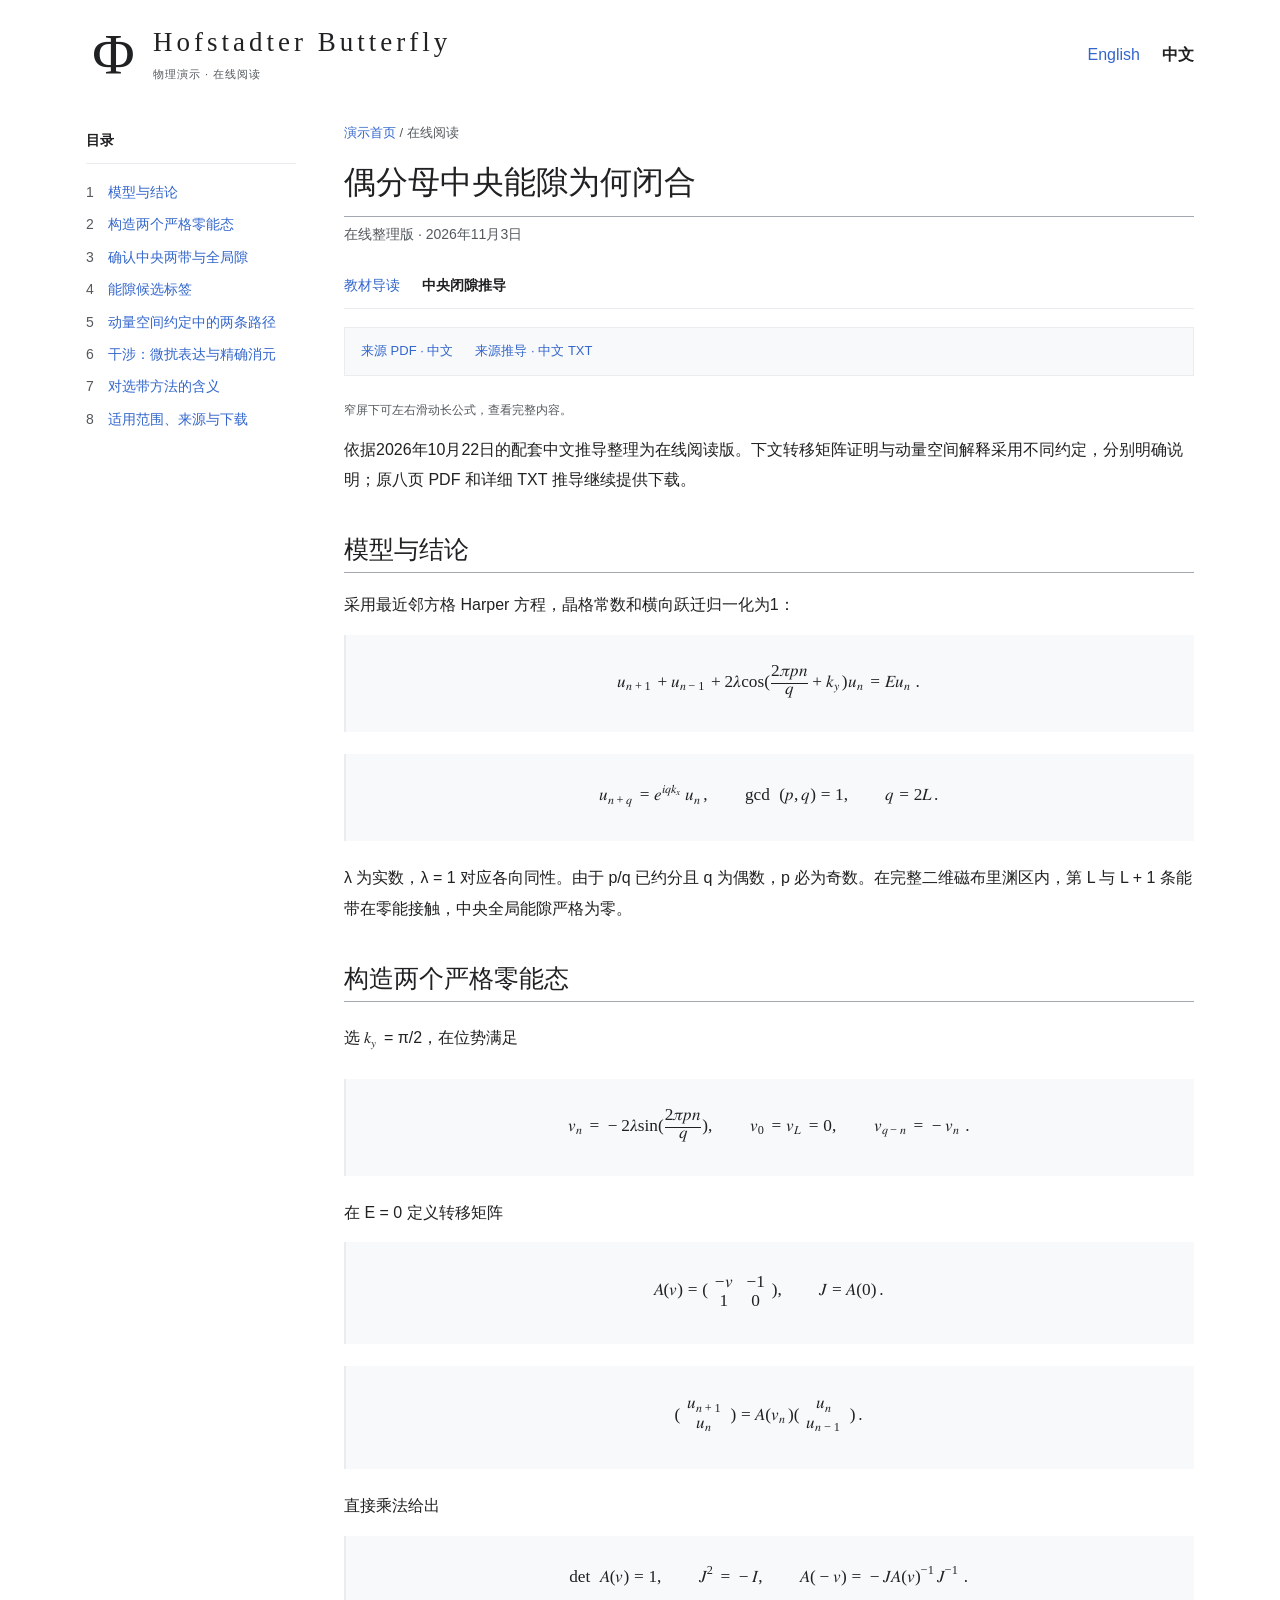
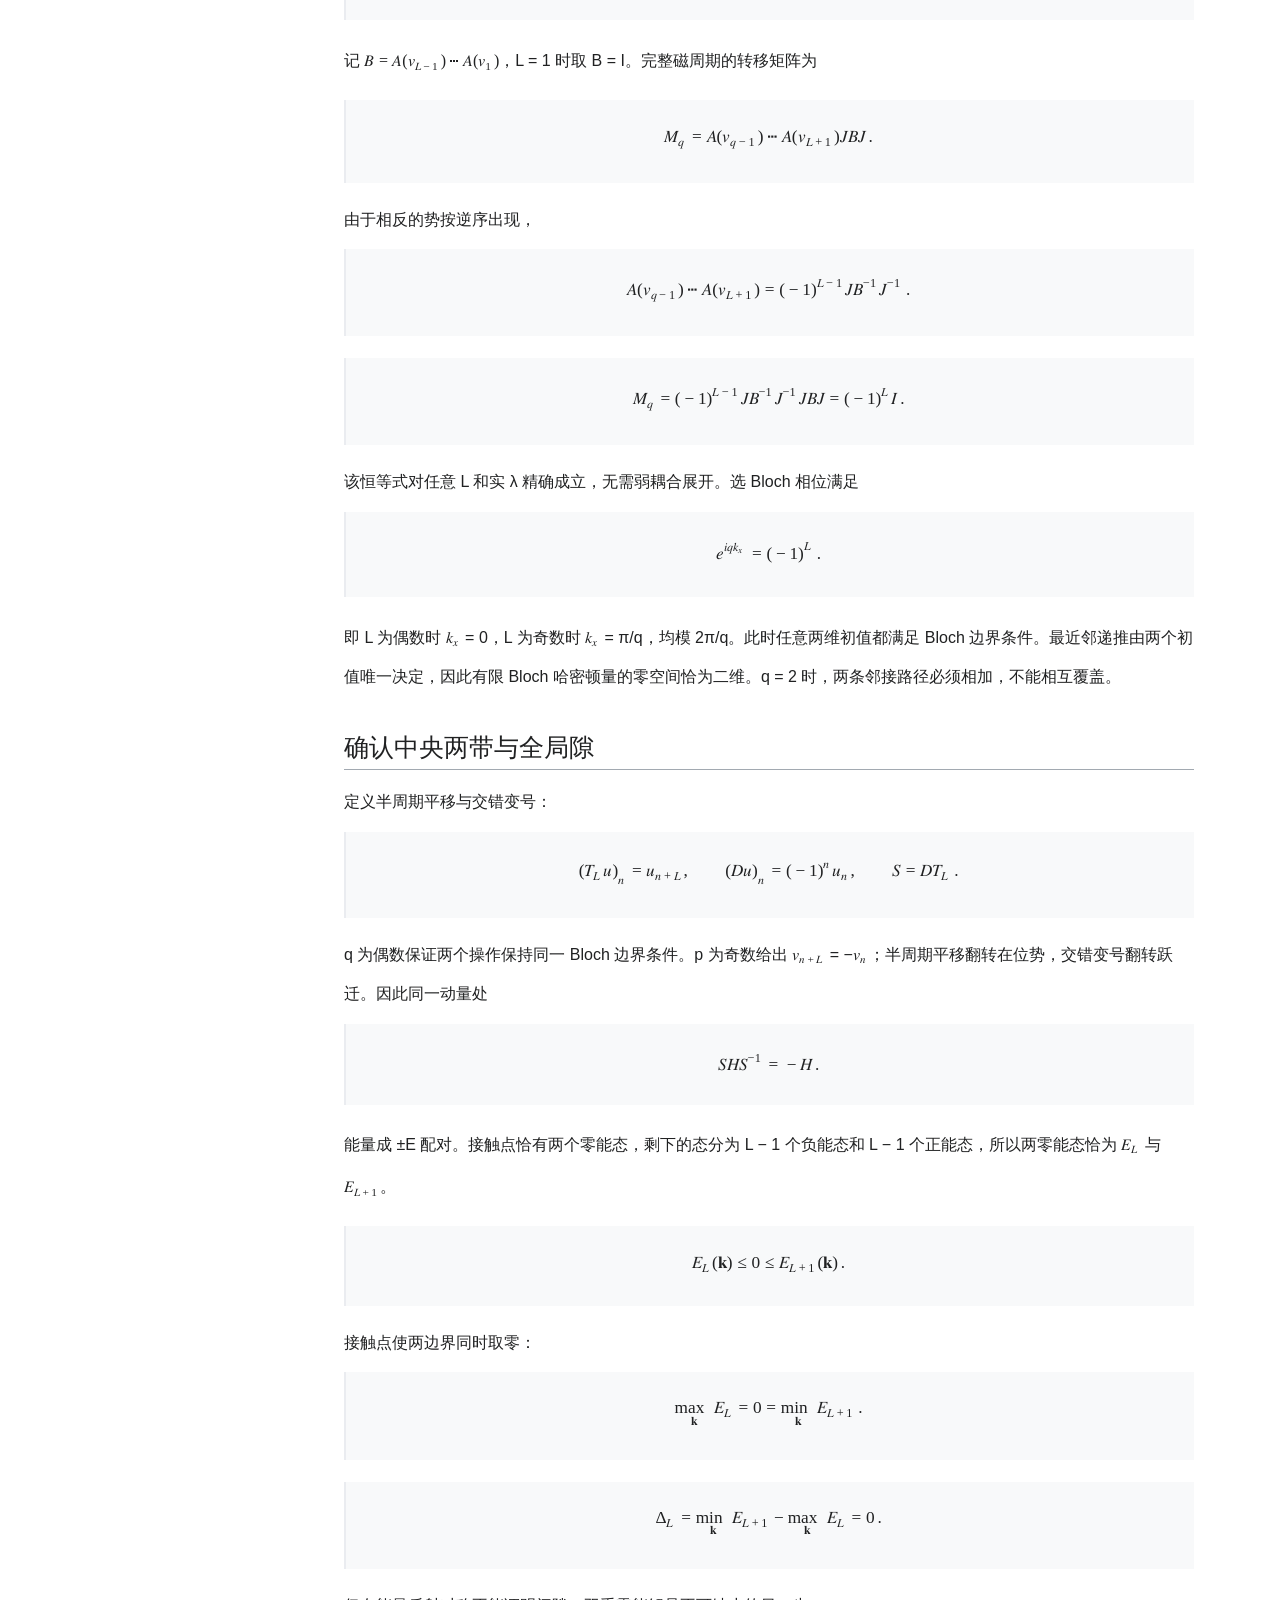
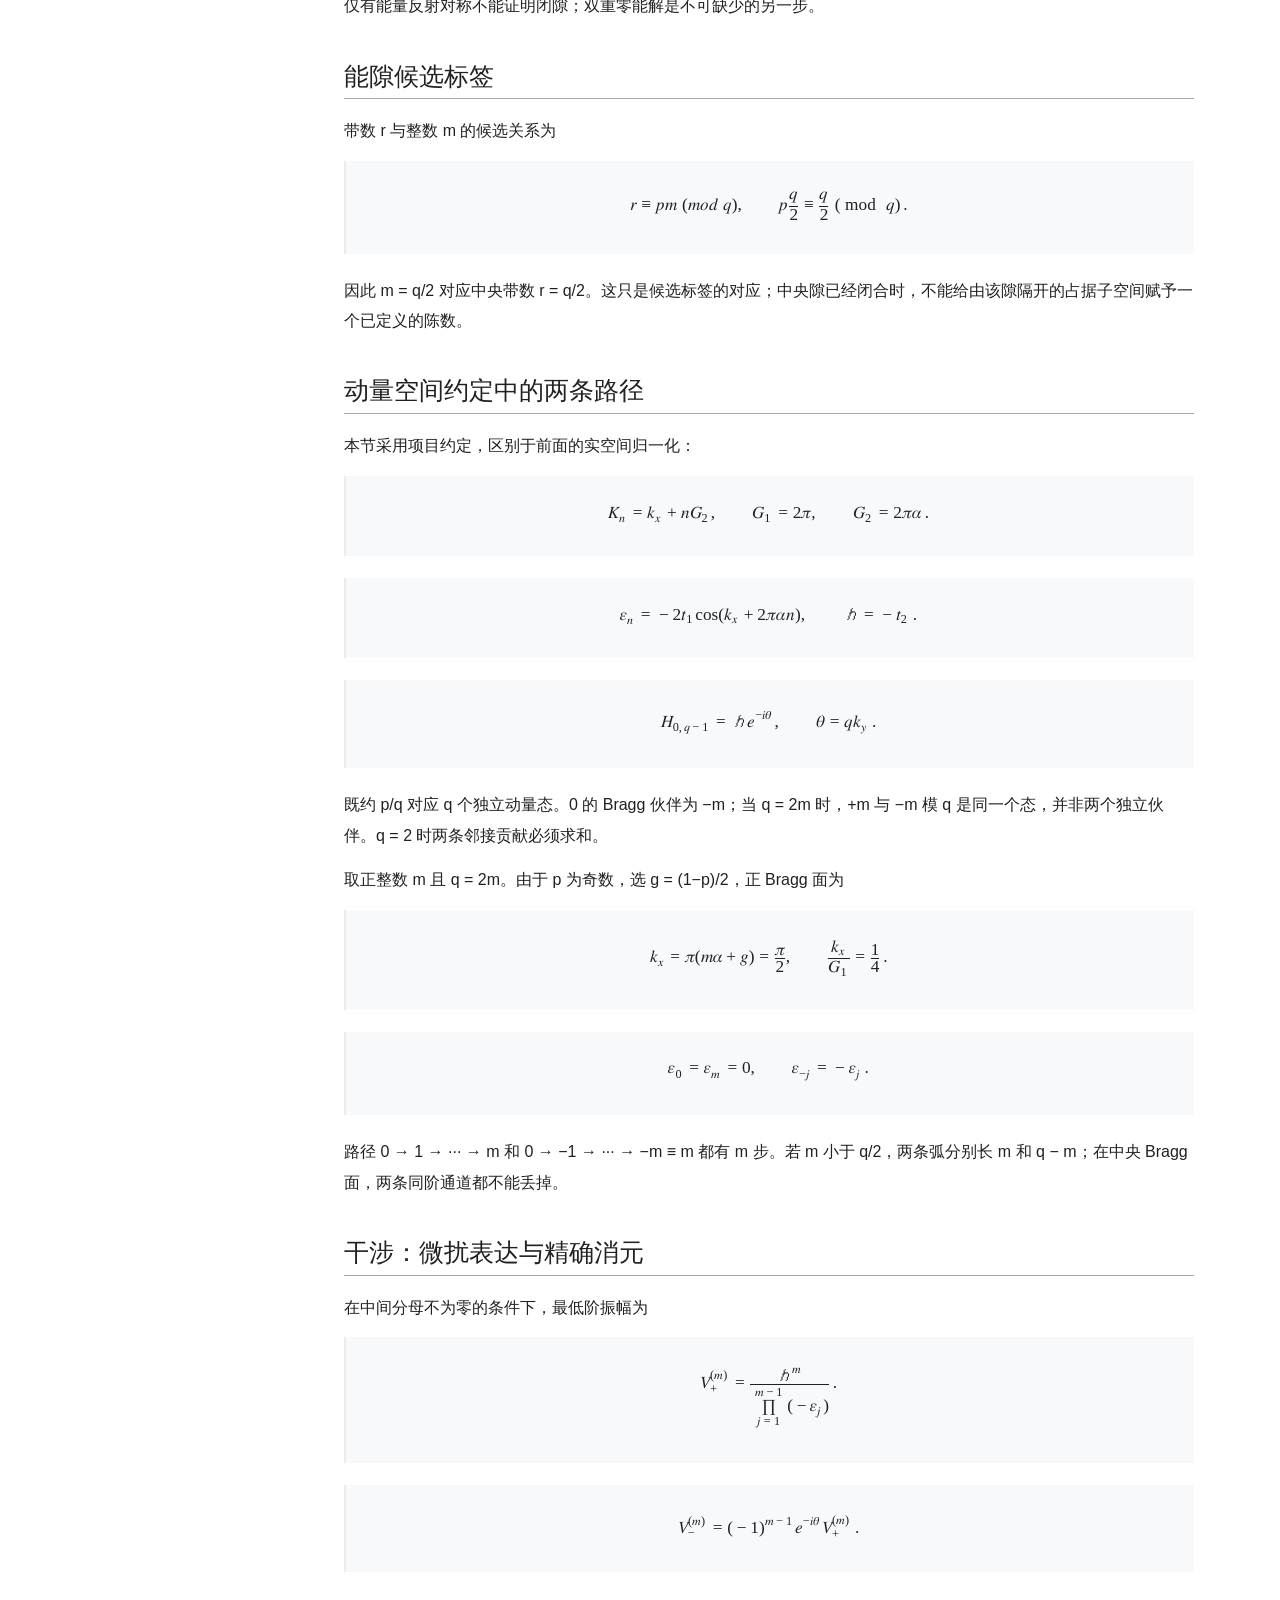
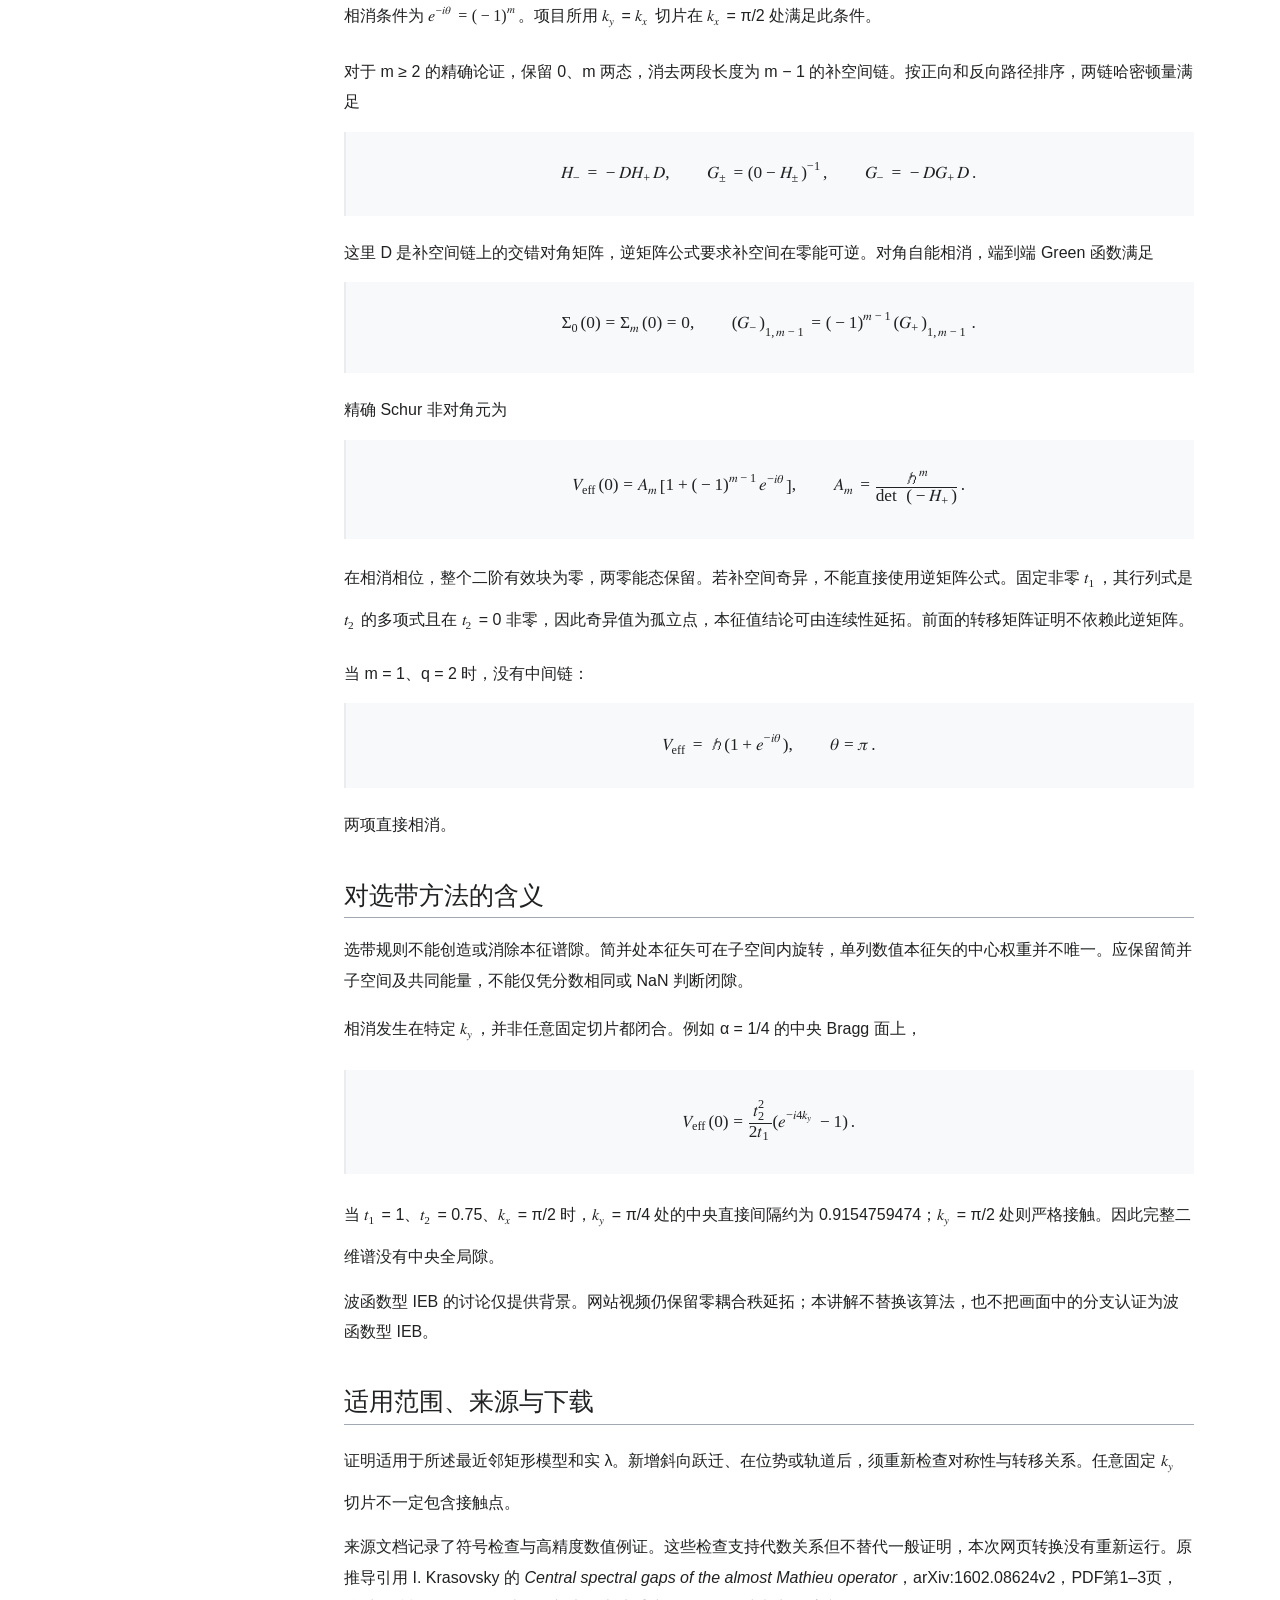
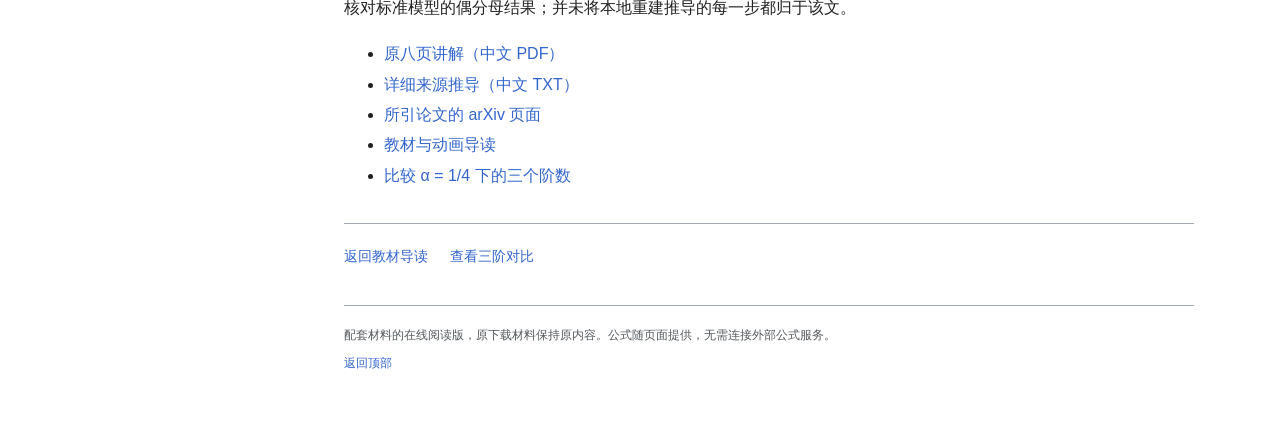
<file: central-gap-zh.html>
<!doctype html><html lang="zh-CN" data-theme="light"><head><meta charset="utf-8"><meta name="viewport" content="width=device-width,initial-scale=1"><title>偶分母中央能隙为何闭合 · Hofstadter Butterfly</title><meta name="description" content="偶分母中央能隙为何闭合"><link rel="icon" href="assets/favicon.svg"><link rel="stylesheet" href="style.css?v=20261103-reading"><link rel="stylesheet" href="reading.css?v=20261103-reading"><link rel="alternate" hreflang="en" href="central-gap.html"><link rel="alternate" hreflang="zh-CN" href="central-gap-zh.html"></head>
<body class="reading-page"><a class="skip-link" href="#content">跳至正文</a><header class="site-header"><a class="wordmark" href="zh.html"><span class="brand-symbol" aria-hidden="true">Φ</span><span><strong>Hofstadter Butterfly</strong><small>物理演示 · 在线阅读</small></span></a><nav class="reading-language" aria-label="Language / 语言"><a href="central-gap.html" lang="en" >English</a><a href="central-gap-zh.html" lang="zh-CN" aria-current="page">中文</a></nav></header>
<div class="page-layout" id="top"><nav class="contents" aria-label="目录"><div class="sidebar-title">目录</div><ol><li><a href="#section-1">模型与结论</a></li><li><a href="#section-2">构造两个严格零能态</a></li><li><a href="#section-3">确认中央两带与全局隙</a></li><li><a href="#section-4">能隙候选标签</a></li><li><a href="#section-5">动量空间约定中的两条路径</a></li><li><a href="#section-6">干涉：微扰表达与精确消元</a></li><li><a href="#section-7">对选带方法的含义</a></li><li><a href="#section-8">适用范围、来源与下载</a></li></ol></nav>
<main id="content"><nav class="reading-breadcrumb"><a href="zh.html#related">演示首页</a> / 在线阅读</nav><h1>偶分母中央能隙为何闭合</h1>
<p class="subtitle">在线整理版 · 2026年11月3日</p><nav class="reading-tabs"><a href="reading-guide-zh.html" >教材导读</a><a href="central-gap-zh.html" aria-current="page">中央闭隙推导</a></nav>
<div class="reading-downloads"><a href="assets/reading/harper-central-gap-zh.pdf" download>来源 PDF · 中文</a><a download href="assets/reading/harper-central-gap-derivation-zh.txt">来源推导 · 中文 TXT</a></div><p class="reading-math-hint">窄屏下可左右滑动长公式，查看完整内容。</p><article><p>依据2026年10月22日的配套中文推导整理为在线阅读版。下文转移矩阵证明与动量空间解释采用不同约定，分别明确说明；原八页 PDF 和详细 TXT 推导继续提供下载。</p>
<h2 id="section-1" tabindex="-1">模型与结论</h2>
<p>采用最近邻方格 Harper 方程，晶格常数和横向跃迁归一化为1：</p>
<div class="reading-equation" tabindex="0"><math xmlns="http://www.w3.org/1998/Math/MathML" class="equation" display="block" aria-label="u_{n+1}+u_{n-1}+2\lambda\cos\left(\frac{2\pi pn}{q}+k_y\right)u_n=Eu_n."><mrow>
               <msub><mrow><mi>u</mi></mrow><mrow><mi>n</mi><mo class="MathClass-bin" stretchy="false">+</mo><mn>1</mn></mrow></msub> <mo class="MathClass-bin" stretchy="false">+</mo> <msub><mrow><mi>u</mi></mrow><mrow><mi>n</mi><mo class="MathClass-bin" stretchy="false">−</mo><mn>1</mn></mrow></msub> <mo class="MathClass-bin" stretchy="false">+</mo> <mn>2</mn><mi>λ</mi><mi class="loglike">cos</mi><mo>⁡</mo> <mrow><mo fence="true" form="prefix">(</mo><mrow><mfrac><mrow><mn>2</mn><mi mathvariant="italic">𝜋𝑝𝑛</mi></mrow>
  <mrow><mi>q</mi></mrow></mfrac>   <mo class="MathClass-bin" stretchy="false">+</mo> <msub><mrow><mi>k</mi></mrow><mrow><mi>y</mi></mrow></msub></mrow><mo fence="true" form="postfix">)</mo></mrow> <msub><mrow><mi>u</mi></mrow><mrow><mi>n</mi></mrow></msub> <mo class="MathClass-rel" stretchy="false">=</mo> <mi>E</mi><msub><mrow><mi>u</mi></mrow><mrow><mi>n</mi></mrow></msub><mo class="MathClass-punc" stretchy="false">.</mo>
</mrow></math></div>
<div class="reading-equation" tabindex="0"><math xmlns="http://www.w3.org/1998/Math/MathML" class="equation" display="block" aria-label="u_{n+q}=e^{iqk_x}u_n,\qquad \gcd(p,q)=1,\qquad q=2L."><mrow>
                 <msub><mrow><mi>u</mi></mrow><mrow><mi>n</mi><mo class="MathClass-bin" stretchy="false">+</mo><mi>q</mi></mrow></msub> <mo class="MathClass-rel" stretchy="false">=</mo> <msup><mrow><mi>e</mi></mrow><mrow><mi mathvariant="italic">𝑖𝑞</mi><msub><mrow><mi>k</mi></mrow><mrow><mi>x</mi></mrow></msub>
     </mrow></msup><msub><mrow><mi>u</mi></mrow><mrow><mi>n</mi></mrow></msub><mo class="MathClass-punc" stretchy="false">,</mo><mspace class="qquad" width="2em" /><mi class="qopname">gcd</mi><mo> ⁡ </mo><mo class="MathClass-open" stretchy="false">(</mo><mi>p</mi><mo class="MathClass-punc" stretchy="false">,</mo><mi>q</mi><mo class="MathClass-close" stretchy="false">)</mo> <mo class="MathClass-rel" stretchy="false">=</mo> <mn>1</mn><mo class="MathClass-punc" stretchy="false">,</mo><mspace class="qquad" width="2em" /><mi>q</mi> <mo class="MathClass-rel" stretchy="false">=</mo> <mn>2</mn><mi>L</mi><mo class="MathClass-punc" stretchy="false">.</mo>
</mrow></math></div>
<p>λ 为实数，λ = 1 对应各向同性。由于 p/q 已约分且 q 为偶数，p 必为奇数。在完整二维磁布里渊区内，第 L 与 L + 1 条能带在零能接触，中央全局能隙严格为零。</p>
<h2 id="section-2" tabindex="-1">构造两个严格零能态</h2>
<p>选 <math xmlns="http://www.w3.org/1998/Math/MathML" class="equation" display="inline" aria-label="k_y"><mrow>
                                <msub><mrow><mi>k</mi></mrow><mrow><mi>y</mi></mrow></msub>
</mrow></math> = π/2，在位势满足</p>
<div class="reading-equation" tabindex="0"><math xmlns="http://www.w3.org/1998/Math/MathML" class="equation" display="block" aria-label="v_n=-2\lambda\sin\left(\frac{2\pi pn}{q}\right),\qquad v_0=v_L=0,\qquad v_{q-n}=-v_n."><mrow>
             <msub><mrow><mi>v</mi></mrow><mrow><mi>n</mi></mrow></msub> <mo class="MathClass-rel" stretchy="false">=</mo> <mo class="MathClass-bin" stretchy="false">−</mo><mn>2</mn><mi>λ</mi><mi class="loglike">sin</mi><mo>⁡</mo> <mrow><mo fence="true" form="prefix">(</mo><mrow><mfrac><mrow><mn>2</mn><mi mathvariant="italic">𝜋𝑝𝑛</mi></mrow>
  <mrow><mi>q</mi></mrow></mfrac>   </mrow><mo fence="true" form="postfix">)</mo></mrow><mo class="MathClass-punc" stretchy="false">,</mo><mspace class="qquad" width="2em" /><msub><mrow><mi>v</mi></mrow><mrow><mn>0</mn></mrow></msub> <mo class="MathClass-rel" stretchy="false">=</mo> <msub><mrow><mi>v</mi></mrow><mrow><mi>L</mi></mrow></msub> <mo class="MathClass-rel" stretchy="false">=</mo> <mn>0</mn><mo class="MathClass-punc" stretchy="false">,</mo><mspace class="qquad" width="2em" /><msub><mrow><mi>v</mi></mrow><mrow><mi>q</mi><mo class="MathClass-bin" stretchy="false">−</mo><mi>n</mi></mrow></msub> <mo class="MathClass-rel" stretchy="false">=</mo> <mo class="MathClass-bin" stretchy="false">−</mo><msub><mrow><mi>v</mi></mrow><mrow><mi>n</mi></mrow></msub><mo class="MathClass-punc" stretchy="false">.</mo>
</mrow></math></div>
<p>在 E = 0 定义转移矩阵</p>
<div class="reading-equation" tabindex="0"><math xmlns="http://www.w3.org/1998/Math/MathML" class="equation" display="block" aria-label="A(v)=\begin{pmatrix}-v&amp;-1\\1&amp;0\end{pmatrix},\qquad J=A(0)."><mrow>
<mi>A</mi><mo class="MathClass-open" stretchy="false">(</mo><mi>v</mi><mo class="MathClass-close" stretchy="false">)</mo> <mo class="MathClass-rel" stretchy="false">=</mo>  <mrow><mo fence="true" form="prefix">(</mo><mrow><mtable align="axis" class="array" columnlines="none none none none none none none none none" displaystyle="true" equalcolumns="false" equalrows="false" rowlines="" style=""><mtr class="array-row"><mtd class="array-td" columnalign="center"> <mo class="MathClass-bin" stretchy="false">−</mo><mi>v</mi> </mtd><mtd class="array-td" columnalign="center"> <mo class="MathClass-bin" stretchy="false">−</mo><mn>1</mn> </mtd></mtr> <mtr class="array-row"><mtd class="array-td" columnalign="center"> <mn>1</mn> </mtd> <mtd class="array-td" columnalign="center"> <mn>0</mn></mtd></mtr> </mtable>                                                                                       </mrow><mo fence="true" form="postfix">)</mo></mrow><mo class="MathClass-punc" stretchy="false">,</mo><mspace class="qquad" width="2em" /><mi>J</mi> <mo class="MathClass-rel" stretchy="false">=</mo> <mi>A</mi><mo class="MathClass-open" stretchy="false">(</mo><mn>0</mn><mo class="MathClass-close" stretchy="false">)</mo><mo class="MathClass-punc" stretchy="false">.</mo>
</mrow></math></div>
<div class="reading-equation" tabindex="0"><math xmlns="http://www.w3.org/1998/Math/MathML" class="equation" display="block" aria-label="\begin{pmatrix}u_{n+1}\\u_n\end{pmatrix}=A(v_n)\begin{pmatrix}u_n\\u_{n-1}\end{pmatrix}."><mrow>
 <mrow><mo fence="true" form="prefix">(</mo><mrow><mtable align="axis" class="array" columnlines="none none none none none none none none none" displaystyle="true" equalcolumns="false" equalrows="false" rowlines="" style=""><mtr class="array-row"><mtd class="array-td" columnalign="center"> <msub><mrow><mi>u</mi></mrow><mrow><mi>n</mi><mo class="MathClass-bin" stretchy="false">+</mo><mn>1</mn></mrow></msub>  </mtd>
</mtr> <mtr class="array-row"><mtd class="array-td" columnalign="center">    <msub><mrow><mi>u</mi></mrow><mrow><mi>n</mi></mrow></msub>   </mtd></mtr> </mtable>                                                          </mrow><mo fence="true" form="postfix">)</mo></mrow> <mo class="MathClass-rel" stretchy="false">=</mo> <mi>A</mi><mo class="MathClass-open" stretchy="false">(</mo><msub><mrow><mi>v</mi></mrow><mrow><mi>n</mi></mrow></msub><mo class="MathClass-close" stretchy="false">)</mo> <mrow><mo fence="true" form="prefix">(</mo><mrow><mtable align="axis" class="array" columnlines="none none none none none none none none none" displaystyle="true" equalcolumns="false" equalrows="false" rowlines="" style=""><mtr class="array-row"><mtd class="array-td" columnalign="center">   <msub><mrow><mi>u</mi></mrow><mrow><mi>n</mi></mrow></msub>   </mtd>
</mtr> <mtr class="array-row"><mtd class="array-td" columnalign="center">  <msub><mrow><mi>u</mi></mrow><mrow><mi>n</mi><mo class="MathClass-bin" stretchy="false">−</mo><mn>1</mn></mrow></msub>  </mtd></mtr> </mtable>                                                                                                                 </mrow><mo fence="true" form="postfix">)</mo></mrow> <mo class="MathClass-punc" stretchy="false">.</mo>
</mrow></math></div>
<p>直接乘法给出</p>
<div class="reading-equation" tabindex="0"><math xmlns="http://www.w3.org/1998/Math/MathML" class="equation" display="block" aria-label="\det A(v)=1,\qquad J^2=-I,\qquad A(-v)=-JA(v)^{-1}J^{-1}."><mrow>
             <mi class="qopname">det</mi><mo> ⁡ </mo><mi>A</mi><mo class="MathClass-open" stretchy="false">(</mo><mi>v</mi><mo class="MathClass-close" stretchy="false">)</mo> <mo class="MathClass-rel" stretchy="false">=</mo> <mn>1</mn><mo class="MathClass-punc" stretchy="false">,</mo><mspace class="qquad" width="2em" /><msup><mrow><mi>J</mi></mrow><mrow><mn>2</mn></mrow></msup> <mo class="MathClass-rel" stretchy="false">=</mo> <mo class="MathClass-bin" stretchy="false">−</mo><mi>I</mi><mo class="MathClass-punc" stretchy="false">,</mo><mspace class="qquad" width="2em" /><mi>A</mi><mo class="MathClass-open" stretchy="false">(</mo><mo class="MathClass-bin" stretchy="false">−</mo><mi>v</mi><mo class="MathClass-close" stretchy="false">)</mo> <mo class="MathClass-rel" stretchy="false">=</mo> <mo class="MathClass-bin" stretchy="false">−</mo><mi mathvariant="italic">𝐽𝐴</mi><msup><mrow><mo class="MathClass-open" stretchy="false">(</mo><mi>v</mi><mo class="MathClass-close" stretchy="false">)</mo></mrow><mrow><mo class="MathClass-bin" stretchy="false">−</mo><mn>1</mn></mrow></msup><msup><mrow><mi>J</mi></mrow><mrow><mo class="MathClass-bin" stretchy="false">−</mo><mn>1</mn></mrow></msup><mo class="MathClass-punc" stretchy="false">.</mo>
</mrow></math></div>
<p>记 <math xmlns="http://www.w3.org/1998/Math/MathML" class="equation" display="inline" aria-label="B=A(v_{L-1})\cdots A(v_1)"><mrow>
                        <mi>B</mi> <mo class="MathClass-rel" stretchy="false">=</mo> <mi>A</mi><mo class="MathClass-open" stretchy="false">(</mo><msub><mrow><mi>v</mi></mrow><mrow><mi>L</mi><mo class="MathClass-bin" stretchy="false">−</mo><mn>1</mn></mrow></msub><mo class="MathClass-close" stretchy="false">)</mo><mo class="MathClass-rel" stretchy="false">⋯</mo><mi>A</mi><mo class="MathClass-open" stretchy="false">(</mo><msub><mrow><mi>v</mi></mrow><mrow><mn>1</mn></mrow></msub><mo class="MathClass-close" stretchy="false">)</mo>
</mrow></math>，L = 1 时取 B = I。完整磁周期的转移矩阵为</p>
<div class="reading-equation" tabindex="0"><math xmlns="http://www.w3.org/1998/Math/MathML" class="equation" display="block" aria-label="M_q=A(v_{q-1})\cdots A(v_{L+1})JBJ."><mrow>
                     <msub><mrow><mi>M</mi></mrow><mrow><mi>q</mi></mrow></msub> <mo class="MathClass-rel" stretchy="false">=</mo> <mi>A</mi><mo class="MathClass-open" stretchy="false">(</mo><msub><mrow><mi>v</mi></mrow><mrow><mi>q</mi><mo class="MathClass-bin" stretchy="false">−</mo><mn>1</mn></mrow></msub><mo class="MathClass-close" stretchy="false">)</mo><mo class="MathClass-rel" stretchy="false">⋯</mo><mi>A</mi><mo class="MathClass-open" stretchy="false">(</mo><msub><mrow><mi>v</mi></mrow><mrow><mi>L</mi><mo class="MathClass-bin" stretchy="false">+</mo><mn>1</mn></mrow></msub><mo class="MathClass-close" stretchy="false">)</mo><mi mathvariant="italic">𝐽𝐵𝐽</mi><mo class="MathClass-punc" stretchy="false">.</mo>
</mrow></math></div>
<p>由于相反的势按逆序出现，</p>
<div class="reading-equation" tabindex="0"><math xmlns="http://www.w3.org/1998/Math/MathML" class="equation" display="block" aria-label="A(v_{q-1})\cdots A(v_{L+1})=(-1)^{L-1}JB^{-1}J^{-1}."><mrow>
                <mi>A</mi><mo class="MathClass-open" stretchy="false">(</mo><msub><mrow><mi>v</mi></mrow><mrow><mi>q</mi><mo class="MathClass-bin" stretchy="false">−</mo><mn>1</mn></mrow></msub><mo class="MathClass-close" stretchy="false">)</mo><mo class="MathClass-rel" stretchy="false">⋯</mo><mi>A</mi><mo class="MathClass-open" stretchy="false">(</mo><msub><mrow><mi>v</mi></mrow><mrow><mi>L</mi><mo class="MathClass-bin" stretchy="false">+</mo><mn>1</mn></mrow></msub><mo class="MathClass-close" stretchy="false">)</mo> <mo class="MathClass-rel" stretchy="false">=</mo> <msup><mrow><mo class="MathClass-open" stretchy="false">(</mo><mo class="MathClass-bin" stretchy="false">−</mo><mn>1</mn><mo class="MathClass-close" stretchy="false">)</mo></mrow><mrow><mi>L</mi><mo class="MathClass-bin" stretchy="false">−</mo><mn>1</mn></mrow></msup><mi>J</mi><msup><mrow><mi>B</mi></mrow><mrow><mo class="MathClass-bin" stretchy="false">−</mo><mn>1</mn></mrow></msup><msup><mrow><mi>J</mi></mrow><mrow><mo class="MathClass-bin" stretchy="false">−</mo><mn>1</mn></mrow></msup><mo class="MathClass-punc" stretchy="false">.</mo>
</mrow></math></div>
<div class="reading-equation" tabindex="0"><math xmlns="http://www.w3.org/1998/Math/MathML" class="equation" display="block" aria-label="M_q=(-1)^{L-1}JB^{-1}J^{-1}JBJ=(-1)^L I."><mrow>
                <msub><mrow><mi>M</mi></mrow><mrow><mi>q</mi></mrow></msub> <mo class="MathClass-rel" stretchy="false">=</mo> <msup><mrow><mo class="MathClass-open" stretchy="false">(</mo><mo class="MathClass-bin" stretchy="false">−</mo><mn>1</mn><mo class="MathClass-close" stretchy="false">)</mo></mrow><mrow><mi>L</mi><mo class="MathClass-bin" stretchy="false">−</mo><mn>1</mn></mrow></msup><mi>J</mi><msup><mrow><mi>B</mi></mrow><mrow><mo class="MathClass-bin" stretchy="false">−</mo><mn>1</mn></mrow></msup><msup><mrow><mi>J</mi></mrow><mrow><mo class="MathClass-bin" stretchy="false">−</mo><mn>1</mn></mrow></msup><mi mathvariant="italic">𝐽𝐵𝐽</mi> <mo class="MathClass-rel" stretchy="false">=</mo> <msup><mrow><mo class="MathClass-open" stretchy="false">(</mo><mo class="MathClass-bin" stretchy="false">−</mo><mn>1</mn><mo class="MathClass-close" stretchy="false">)</mo></mrow><mrow><mi>L</mi></mrow></msup><mi>I</mi><mo class="MathClass-punc" stretchy="false">.</mo>
</mrow></math></div>
<p>该恒等式对任意 L 和实 λ 精确成立，无需弱耦合展开。选 Bloch 相位满足</p>
<div class="reading-equation" tabindex="0"><math xmlns="http://www.w3.org/1998/Math/MathML" class="equation" display="block" aria-label="e^{iqk_x}=(-1)^L."><mrow>
                           <msup><mrow><mi>e</mi></mrow><mrow><mi mathvariant="italic">𝑖𝑞</mi><msub><mrow><mi>k</mi></mrow><mrow><mi>x</mi></mrow></msub>
     </mrow></msup> <mo class="MathClass-rel" stretchy="false">=</mo> <msup><mrow><mo class="MathClass-open" stretchy="false">(</mo><mo class="MathClass-bin" stretchy="false">−</mo><mn>1</mn><mo class="MathClass-close" stretchy="false">)</mo></mrow><mrow><mi>L</mi></mrow></msup><mo class="MathClass-punc" stretchy="false">.</mo>
</mrow></math></div>
<p>即 L 为偶数时 <math xmlns="http://www.w3.org/1998/Math/MathML" class="equation" display="inline" aria-label="k_x"><mrow>
                                <msub><mrow><mi>k</mi></mrow><mrow><mi>x</mi></mrow></msub>
</mrow></math> = 0，L 为奇数时 <math xmlns="http://www.w3.org/1998/Math/MathML" class="equation" display="inline" aria-label="k_x"><mrow>
                                <msub><mrow><mi>k</mi></mrow><mrow><mi>x</mi></mrow></msub>
</mrow></math> = π/q，均模 2π/q。此时任意两维初值都满足 Bloch 边界条件。最近邻递推由两个初值唯一决定，因此有限 Bloch 哈密顿量的零空间恰为二维。q = 2 时，两条邻接路径必须相加，不能相互覆盖。</p>
<h2 id="section-3" tabindex="-1">确认中央两带与全局隙</h2>
<p>定义半周期平移与交错变号：</p>
<div class="reading-equation" tabindex="0"><math xmlns="http://www.w3.org/1998/Math/MathML" class="equation" display="block" aria-label="(T_Lu)_n=u_{n+L},\qquad (Du)_n=(-1)^n u_n,\qquad S=DT_L."><mrow>
              <msub><mrow><mo class="MathClass-open" stretchy="false">(</mo><msub><mrow><mi>T</mi></mrow><mrow><mi>L</mi></mrow></msub><mi>u</mi><mo class="MathClass-close" stretchy="false">)</mo></mrow><mrow><mi>n</mi></mrow></msub> <mo class="MathClass-rel" stretchy="false">=</mo> <msub><mrow><mi>u</mi></mrow><mrow><mi>n</mi><mo class="MathClass-bin" stretchy="false">+</mo><mi>L</mi></mrow></msub><mo class="MathClass-punc" stretchy="false">,</mo><mspace class="qquad" width="2em" /><msub><mrow><mo class="MathClass-open" stretchy="false">(</mo><mi mathvariant="italic">𝐷𝑢</mi><mo class="MathClass-close" stretchy="false">)</mo></mrow><mrow><mi>n</mi></mrow></msub> <mo class="MathClass-rel" stretchy="false">=</mo> <msup><mrow><mo class="MathClass-open" stretchy="false">(</mo><mo class="MathClass-bin" stretchy="false">−</mo><mn>1</mn><mo class="MathClass-close" stretchy="false">)</mo></mrow><mrow><mi>n</mi></mrow></msup><msub><mrow><mi>u</mi></mrow><mrow>
<mi>n</mi></mrow></msub><mo class="MathClass-punc" stretchy="false">,</mo><mspace class="qquad" width="2em" /><mi>S</mi> <mo class="MathClass-rel" stretchy="false">=</mo> <mi>D</mi><msub><mrow><mi>T</mi></mrow><mrow><mi>L</mi></mrow></msub><mo class="MathClass-punc" stretchy="false">.</mo>
</mrow></math></div>
<p>q 为偶数保证两个操作保持同一 Bloch 边界条件。p 为奇数给出 <math xmlns="http://www.w3.org/1998/Math/MathML" class="equation" display="inline" aria-label="v_{n+L}"><mrow>
                               <msub><mrow><mi>v</mi></mrow><mrow><mi>n</mi><mo class="MathClass-bin" stretchy="false">+</mo><mi>L</mi></mrow></msub>
</mrow></math> = −<math xmlns="http://www.w3.org/1998/Math/MathML" class="equation" display="inline" aria-label="v_n"><mrow>
                                <msub><mrow><mi>v</mi></mrow><mrow><mi>n</mi></mrow></msub>
</mrow></math>；半周期平移翻转在位势，交错变号翻转跃迁。因此同一动量处</p>
<div class="reading-equation" tabindex="0"><math xmlns="http://www.w3.org/1998/Math/MathML" class="equation" display="block" aria-label="SHS^{-1}=-H."><mrow>
                           <mi mathvariant="italic">𝑆𝐻</mi><msup><mrow><mi>S</mi></mrow><mrow><mo class="MathClass-bin" stretchy="false">−</mo><mn>1</mn></mrow></msup> <mo class="MathClass-rel" stretchy="false">=</mo> <mo class="MathClass-bin" stretchy="false">−</mo><mi>H</mi><mo class="MathClass-punc" stretchy="false">.</mo>
</mrow></math></div>
<p>能量成 ±E 配对。接触点恰有两个零能态，剩下的态分为 L − 1 个负能态和 L − 1 个正能态，所以两零能态恰为 <math xmlns="http://www.w3.org/1998/Math/MathML" class="equation" display="inline" aria-label="E_L"><mrow>
                                <msub><mrow><mi>E</mi></mrow><mrow><mi>L</mi></mrow></msub>
</mrow></math> 与 <math xmlns="http://www.w3.org/1998/Math/MathML" class="equation" display="inline" aria-label="E_{L+1}"><mrow>
                               <msub><mrow><mi>E</mi></mrow><mrow><mi>L</mi><mo class="MathClass-bin" stretchy="false">+</mo><mn>1</mn></mrow></msub>
</mrow></math>。</p>
<div class="reading-equation" tabindex="0"><math xmlns="http://www.w3.org/1998/Math/MathML" class="equation" display="block" aria-label="E_L(\mathbf{k})\leq 0\leq E_{L+1}(\mathbf{k})."><mrow>
                       <msub><mrow><mi>E</mi></mrow><mrow><mi>L</mi></mrow></msub><mo class="MathClass-open" stretchy="false">(</mo><mstyle mathvariant="bold"><mi>𝐤</mi></mstyle><mo class="MathClass-close" stretchy="false">)</mo> <mo class="MathClass-rel" stretchy="false">≤</mo> <mn>0</mn> <mo class="MathClass-rel" stretchy="false">≤</mo> <msub><mrow><mi>E</mi></mrow><mrow><mi>L</mi><mo class="MathClass-bin" stretchy="false">+</mo><mn>1</mn></mrow></msub><mo class="MathClass-open" stretchy="false">(</mo><mstyle mathvariant="bold"><mi>𝐤</mi></mstyle><mo class="MathClass-close" stretchy="false">)</mo><mo class="MathClass-punc" stretchy="false">.</mo>
</mrow></math></div>
<p>接触点使两边界同时取零：</p>
<div class="reading-equation" tabindex="0"><math xmlns="http://www.w3.org/1998/Math/MathML" class="equation" display="block" aria-label="\max_{\mathbf{k}}E_L=0=\min_{\mathbf{k}}E_{L+1}."><mrow>
                     <munder class="msub"><mrow><mi class="qopname">max</mi><mo> ⁡ </mo></mrow><mrow><mstyle mathvariant="bold"><mi>𝐤</mi></mstyle></mrow></munder><msub><mrow><mi>E</mi></mrow><mrow><mi>L</mi></mrow></msub> <mo class="MathClass-rel" stretchy="false">=</mo> <mn>0</mn> <mo class="MathClass-rel" stretchy="false">=</mo><munder class="msub"><mrow><mi class="qopname"> min</mi><mo> ⁡ </mo></mrow><mrow><mstyle mathvariant="bold"><mi>𝐤</mi></mstyle></mrow></munder><msub><mrow><mi>E</mi></mrow><mrow><mi>L</mi><mo class="MathClass-bin" stretchy="false">+</mo><mn>1</mn></mrow></msub><mo class="MathClass-punc" stretchy="false">.</mo>
</mrow></math></div>
<div class="reading-equation" tabindex="0"><math xmlns="http://www.w3.org/1998/Math/MathML" class="equation" display="block" aria-label="\Delta_L=\min_{\mathbf{k}}E_{L+1}-\max_{\mathbf{k}}E_L=0."><mrow>
                   <msub><mrow><mi mathvariant="normal">Δ</mi></mrow><mrow><mi>L</mi></mrow></msub> <mo class="MathClass-rel" stretchy="false">=</mo><munder class="msub"><mrow><mi class="qopname"> min</mi><mo> ⁡ </mo></mrow><mrow><mstyle mathvariant="bold"><mi>𝐤</mi></mstyle></mrow></munder><msub><mrow><mi>E</mi></mrow><mrow><mi>L</mi><mo class="MathClass-bin" stretchy="false">+</mo><mn>1</mn></mrow></msub> <mo class="MathClass-bin" stretchy="false">−</mo><munder class="msub"><mrow><mi class="qopname"> max</mi><mo> ⁡ </mo></mrow><mrow><mstyle mathvariant="bold"><mi>𝐤</mi></mstyle></mrow></munder><msub><mrow><mi>E</mi></mrow><mrow><mi>L</mi></mrow></msub> <mo class="MathClass-rel" stretchy="false">=</mo> <mn>0</mn><mo class="MathClass-punc" stretchy="false">.</mo>
</mrow></math></div>
<p>仅有能量反射对称不能证明闭隙；双重零能解是不可缺少的另一步。</p>
<h2 id="section-4" tabindex="-1">能隙候选标签</h2>
<p>带数 r 与整数 m 的候选关系为</p>
<div class="reading-equation" tabindex="0"><math xmlns="http://www.w3.org/1998/Math/MathML" class="equation" display="block" aria-label="r\equiv pm\pmod q,\qquad p\frac q2\equiv\frac q2\pmod q."><mrow>
                    <mi>r</mi> <mo class="MathClass-rel" stretchy="false">≡</mo> <mi mathvariant="italic">𝑝𝑚</mi><mspace width="0.3em" /><mo class="MathClass-open" stretchy="false">(</mo><mi mathvariant="italic">𝑚𝑜𝑑</mi><mspace width="0.3em" /><mi>q</mi><mo class="MathClass-close" stretchy="false">)</mo><mo class="MathClass-punc" stretchy="false">,</mo><mspace class="qquad" width="2em" /><mi>p</mi><mfrac><mrow><mi>q</mi></mrow>
<mrow><mn>2</mn></mrow></mfrac> <mo class="MathClass-rel" stretchy="false">≡</mo> <mfrac><mrow><mi>q</mi></mrow> 
<mrow><mn>2</mn></mrow></mfrac><mspace width="0.3em" /><mo class="MathClass-open" stretchy="false">(</mo><mo>mod</mo><mspace width="0.3em" /><mi>q</mi><mo class="MathClass-close" stretchy="false">)</mo><mo class="MathClass-punc" stretchy="false">.</mo>
</mrow></math></div>
<p>因此 m = q/2 对应中央带数 r = q/2。这只是候选标签的对应；中央隙已经闭合时，不能给由该隙隔开的占据子空间赋予一个已定义的陈数。</p>
<h2 id="section-5" tabindex="-1">动量空间约定中的两条路径</h2>
<p>本节采用项目约定，区别于前面的实空间归一化：</p>
<div class="reading-equation" tabindex="0"><math xmlns="http://www.w3.org/1998/Math/MathML" class="equation" display="block" aria-label="K_n=k_x+nG_2,\qquad G_1=2\pi,\qquad G_2=2\pi\alpha."><mrow>
                  <msub><mrow><mi>K</mi></mrow><mrow><mi>n</mi></mrow></msub> <mo class="MathClass-rel" stretchy="false">=</mo> <msub><mrow><mi>k</mi></mrow><mrow><mi>x</mi></mrow></msub> <mo class="MathClass-bin" stretchy="false">+</mo> <mi>n</mi><msub><mrow><mi>G</mi></mrow><mrow><mn>2</mn></mrow></msub><mo class="MathClass-punc" stretchy="false">,</mo><mspace class="qquad" width="2em" /><msub><mrow><mi>G</mi></mrow><mrow><mn>1</mn></mrow></msub> <mo class="MathClass-rel" stretchy="false">=</mo> <mn>2</mn><mi>π</mi><mo class="MathClass-punc" stretchy="false">,</mo><mspace class="qquad" width="2em" /><msub><mrow><mi>G</mi></mrow><mrow><mn>2</mn></mrow></msub> <mo class="MathClass-rel" stretchy="false">=</mo> <mn>2</mn><mi mathvariant="italic">𝜋𝛼</mi><mo class="MathClass-punc" stretchy="false">.</mo>
</mrow></math></div>
<div class="reading-equation" tabindex="0"><math xmlns="http://www.w3.org/1998/Math/MathML" class="equation" display="block" aria-label="\varepsilon_n=-2t_1\cos(k_x+2\pi\alpha n),\qquad h=-t_2."><mrow>
                  <msub><mrow><mi>𝜀</mi></mrow><mrow><mi>n</mi></mrow></msub> <mo class="MathClass-rel" stretchy="false">=</mo> <mo class="MathClass-bin" stretchy="false">−</mo><mn>2</mn><msub><mrow><mi>t</mi></mrow><mrow><mn>1</mn></mrow></msub> <mi class="loglike">cos</mi><mo>⁡</mo><mo class="MathClass-open" stretchy="false">(</mo><msub><mrow><mi>k</mi></mrow><mrow><mi>x</mi></mrow></msub> <mo class="MathClass-bin" stretchy="false">+</mo> <mn>2</mn><mi mathvariant="italic">𝜋𝛼𝑛</mi><mo class="MathClass-close" stretchy="false">)</mo><mo class="MathClass-punc" stretchy="false">,</mo><mspace class="qquad" width="2em" /><mi>h</mi> <mo class="MathClass-rel" stretchy="false">=</mo> <mo class="MathClass-bin" stretchy="false">−</mo><msub><mrow><mi>t</mi></mrow><mrow><mn>2</mn></mrow></msub><mo class="MathClass-punc" stretchy="false">.</mo>
</mrow></math></div>
<div class="reading-equation" tabindex="0"><math xmlns="http://www.w3.org/1998/Math/MathML" class="equation" display="block" aria-label="H_{0,q-1}=he^{-i\theta},\qquad\theta=qk_y."><mrow>
                       <msub><mrow><mi>H</mi></mrow><mrow><mn>0</mn><mo class="MathClass-punc" stretchy="false">,</mo><mi>q</mi><mo class="MathClass-bin" stretchy="false">−</mo><mn>1</mn></mrow></msub> <mo class="MathClass-rel" stretchy="false">=</mo> <mi>h</mi><msup><mrow><mi>e</mi></mrow><mrow><mo class="MathClass-bin" stretchy="false">−</mo><mi mathvariant="italic">𝑖𝜃</mi></mrow></msup><mo class="MathClass-punc" stretchy="false">,</mo><mspace class="qquad" width="2em" /><mi>𝜃</mi> <mo class="MathClass-rel" stretchy="false">=</mo> <mi>q</mi><msub><mrow><mi>k</mi></mrow><mrow>
<mi>y</mi></mrow></msub><mo class="MathClass-punc" stretchy="false">.</mo>
</mrow></math></div>
<p>既约 p/q 对应 q 个独立动量态。0 的 Bragg 伙伴为 −m；当 q = 2m 时，+m 与 −m 模 q 是同一个态，并非两个独立伙伴。q = 2 时两条邻接贡献必须求和。</p>
<p>取正整数 m 且 q = 2m。由于 p 为奇数，选 g = (1−p)/2，正 Bragg 面为</p>
<div class="reading-equation" tabindex="0"><math xmlns="http://www.w3.org/1998/Math/MathML" class="equation" display="block" aria-label="k_x=\pi(m\alpha+g)=\frac\pi2,\qquad \frac{k_x}{G_1}=\frac14."><mrow>
                    <msub><mrow><mi>k</mi></mrow><mrow><mi>x</mi></mrow></msub> <mo class="MathClass-rel" stretchy="false">=</mo> <mi>π</mi><mo class="MathClass-open" stretchy="false">(</mo><mi mathvariant="italic">𝑚𝛼</mi> <mo class="MathClass-bin" stretchy="false">+</mo> <mi>g</mi><mo class="MathClass-close" stretchy="false">)</mo> <mo class="MathClass-rel" stretchy="false">=</mo> <mfrac><mrow><mi>π</mi></mrow> 
<mrow><mn>2</mn></mrow></mfrac> <mo class="MathClass-punc" stretchy="false">,</mo><mspace class="qquad" width="2em" /> <mfrac><mrow><msub><mrow><mi>k</mi></mrow><mrow><mi>x</mi></mrow></msub></mrow> 
<mrow><msub><mrow><mi>G</mi></mrow><mrow><mn>1</mn></mrow></msub></mrow></mfrac> <mo class="MathClass-rel" stretchy="false">=</mo> <mfrac><mrow><mn>1</mn></mrow> 
<mrow><mn>4</mn></mrow></mfrac><mo class="MathClass-punc" stretchy="false">.</mo>
</mrow></math></div>
<div class="reading-equation" tabindex="0"><math xmlns="http://www.w3.org/1998/Math/MathML" class="equation" display="block" aria-label="\varepsilon_0=\varepsilon_m=0,\qquad\varepsilon_{-j}=-\varepsilon_j."><mrow>
                       <msub><mrow><mi>𝜀</mi></mrow><mrow><mn>0</mn></mrow></msub> <mo class="MathClass-rel" stretchy="false">=</mo> <msub><mrow><mi>𝜀</mi></mrow><mrow><mi>m</mi></mrow></msub> <mo class="MathClass-rel" stretchy="false">=</mo> <mn>0</mn><mo class="MathClass-punc" stretchy="false">,</mo><mspace class="qquad" width="2em" /><msub><mrow><mi>𝜀</mi></mrow><mrow><mo class="MathClass-bin" stretchy="false">−</mo><mi>j</mi></mrow></msub> <mo class="MathClass-rel" stretchy="false">=</mo> <mo class="MathClass-bin" stretchy="false">−</mo><msub><mrow><mi>𝜀</mi></mrow><mrow><mi>j</mi></mrow></msub><mo class="MathClass-punc" stretchy="false">.</mo>
</mrow></math></div>
<p>路径 0 → 1 → ··· → m 和 0 → −1 → ··· → −m ≡ m 都有 m 步。若 m 小于 q/2，两条弧分别长 m 和 q − m；在中央 Bragg 面，两条同阶通道都不能丢掉。</p>
<h2 id="section-6" tabindex="-1">干涉：微扰表达与精确消元</h2>
<p>在中间分母不为零的条件下，最低阶振幅为</p>
<div class="reading-equation" tabindex="0"><math xmlns="http://www.w3.org/1998/Math/MathML" class="equation" display="block" aria-label="V_+^{(m)}=\frac{h^m}{\prod_{j=1}^{m-1}(-\varepsilon_j)}."><mrow>
                      <msubsup><mrow><mi>V</mi> </mrow><mrow><mo class="MathClass-bin" stretchy="false">+</mo></mrow><mrow><mo class="MathClass-open" stretchy="false">(</mo><mi>m</mi><mo class="MathClass-close" stretchy="false">)</mo></mrow></msubsup> <mo class="MathClass-rel" stretchy="false">=</mo>          <mfrac><mrow><msup><mrow><mi>h</mi></mrow><mrow><mi>m</mi></mrow></msup></mrow> 
<mrow><munderover accent="false" accentunder="false"><mrow><mo> ∏</mo>
  </mrow><mrow><mi>j</mi><mo class="MathClass-rel" stretchy="false">=</mo><mn>1</mn></mrow><mrow><mi>m</mi><mo class="MathClass-bin" stretchy="false">−</mo><mn>1</mn></mrow></munderover><mo class="MathClass-open" stretchy="false">(</mo><mo class="MathClass-bin" stretchy="false">−</mo><msub><mrow><mi>𝜀</mi></mrow><mrow><mi>j</mi></mrow></msub><mo class="MathClass-close" stretchy="false">)</mo></mrow></mfrac><mo class="MathClass-punc" stretchy="false">.</mo>
</mrow></math></div>
<div class="reading-equation" tabindex="0"><math xmlns="http://www.w3.org/1998/Math/MathML" class="equation" display="block" aria-label="V_-^{(m)}=(-1)^{m-1}e^{-i\theta}V_+^{(m)}."><mrow>
                    <msubsup><mrow><mi>V</mi> </mrow><mrow><mo class="MathClass-bin" stretchy="false">−</mo></mrow><mrow><mo class="MathClass-open" stretchy="false">(</mo><mi>m</mi><mo class="MathClass-close" stretchy="false">)</mo></mrow></msubsup> <mo class="MathClass-rel" stretchy="false">=</mo> <msup><mrow><mo class="MathClass-open" stretchy="false">(</mo><mo class="MathClass-bin" stretchy="false">−</mo><mn>1</mn><mo class="MathClass-close" stretchy="false">)</mo></mrow><mrow><mi>m</mi><mo class="MathClass-bin" stretchy="false">−</mo><mn>1</mn></mrow></msup><msup><mrow><mi>e</mi></mrow><mrow><mo class="MathClass-bin" stretchy="false">−</mo><mi mathvariant="italic">𝑖𝜃</mi></mrow></msup><msubsup><mrow><mi>V</mi> </mrow><mrow>
<mo class="MathClass-bin" stretchy="false">+</mo></mrow><mrow><mo class="MathClass-open" stretchy="false">(</mo><mi>m</mi><mo class="MathClass-close" stretchy="false">)</mo></mrow></msubsup><mo class="MathClass-punc" stretchy="false">.</mo>
</mrow></math></div>
<p>相消条件为 <math xmlns="http://www.w3.org/1998/Math/MathML" class="equation" display="inline" aria-label="e^{-i\theta}=(-1)^m"><mrow>
                           <msup><mrow><mi>e</mi></mrow><mrow><mo class="MathClass-bin" stretchy="false">−</mo><mi mathvariant="italic">𝑖𝜃</mi></mrow></msup> <mo class="MathClass-rel" stretchy="false">=</mo> <msup><mrow><mo class="MathClass-open" stretchy="false">(</mo><mo class="MathClass-bin" stretchy="false">−</mo><mn>1</mn><mo class="MathClass-close" stretchy="false">)</mo></mrow><mrow><mi>m</mi></mrow></msup>
</mrow></math>。项目所用 <math xmlns="http://www.w3.org/1998/Math/MathML" class="equation" display="inline" aria-label="k_y"><mrow>
                                <msub><mrow><mi>k</mi></mrow><mrow><mi>y</mi></mrow></msub>
</mrow></math> = <math xmlns="http://www.w3.org/1998/Math/MathML" class="equation" display="inline" aria-label="k_x"><mrow>
                                <msub><mrow><mi>k</mi></mrow><mrow><mi>x</mi></mrow></msub>
</mrow></math> 切片在 <math xmlns="http://www.w3.org/1998/Math/MathML" class="equation" display="inline" aria-label="k_x"><mrow>
                                <msub><mrow><mi>k</mi></mrow><mrow><mi>x</mi></mrow></msub>
</mrow></math> = π/2 处满足此条件。</p>
<p>对于 m ≥ 2 的精确论证，保留 0、m 两态，消去两段长度为 m − 1 的补空间链。按正向和反向路径排序，两链哈密顿量满足</p>
<div class="reading-equation" tabindex="0"><math xmlns="http://www.w3.org/1998/Math/MathML" class="equation" display="block" aria-label="H_-=-DH_+D,\qquad G_\pm=(0-H_\pm)^{-1},\qquad G_-=-DG_+D."><mrow>
           <msub><mrow><mi>H</mi></mrow><mrow><mo class="MathClass-bin" stretchy="false">−</mo></mrow></msub> <mo class="MathClass-rel" stretchy="false">=</mo> <mo class="MathClass-bin" stretchy="false">−</mo><mi>D</mi><msub><mrow><mi>H</mi></mrow><mrow><mo class="MathClass-bin" stretchy="false">+</mo></mrow></msub><mi>D</mi><mo class="MathClass-punc" stretchy="false">,</mo><mspace class="qquad" width="2em" /><msub><mrow><mi>G</mi></mrow><mrow><mo class="MathClass-bin" stretchy="false">±</mo></mrow></msub> <mo class="MathClass-rel" stretchy="false">=</mo> <msup><mrow><mo class="MathClass-open" stretchy="false">(</mo><mn>0</mn> <mo class="MathClass-bin" stretchy="false">−</mo> <msub><mrow><mi>H</mi></mrow><mrow><mo class="MathClass-bin" stretchy="false">±</mo></mrow></msub><mo class="MathClass-close" stretchy="false">)</mo></mrow><mrow><mo class="MathClass-bin" stretchy="false">−</mo><mn>1</mn></mrow></msup><mo class="MathClass-punc" stretchy="false">,</mo><mspace class="qquad" width="2em" /><msub><mrow><mi>G</mi></mrow><mrow>
<mo class="MathClass-bin" stretchy="false">−</mo></mrow></msub> <mo class="MathClass-rel" stretchy="false">=</mo> <mo class="MathClass-bin" stretchy="false">−</mo><mi>D</mi><msub><mrow><mi>G</mi></mrow><mrow><mo class="MathClass-bin" stretchy="false">+</mo></mrow></msub><mi>D</mi><mo class="MathClass-punc" stretchy="false">.</mo>
</mrow></math></div>
<p>这里 D 是补空间链上的交错对角矩阵，逆矩阵公式要求补空间在零能可逆。对角自能相消，端到端 Green 函数满足</p>
<div class="reading-equation" tabindex="0"><math xmlns="http://www.w3.org/1998/Math/MathML" class="equation" display="block" aria-label="\Sigma_0(0)=\Sigma_m(0)=0,\qquad (G_-)_{1,m-1}=(-1)^{m-1}(G_+)_{1,m-1}."><mrow>
           <msub><mrow><mi mathvariant="normal">Σ</mi></mrow><mrow><mn>0</mn></mrow></msub><mo class="MathClass-open" stretchy="false">(</mo><mn>0</mn><mo class="MathClass-close" stretchy="false">)</mo> <mo class="MathClass-rel" stretchy="false">=</mo><msub><mrow> <mi mathvariant="normal">Σ</mi></mrow><mrow><mi>m</mi></mrow></msub><mo class="MathClass-open" stretchy="false">(</mo><mn>0</mn><mo class="MathClass-close" stretchy="false">)</mo> <mo class="MathClass-rel" stretchy="false">=</mo> <mn>0</mn><mo class="MathClass-punc" stretchy="false">,</mo><mspace class="qquad" width="2em" /><msub><mrow><mo class="MathClass-open" stretchy="false">(</mo><msub><mrow><mi>G</mi></mrow><mrow><mo class="MathClass-bin" stretchy="false">−</mo></mrow></msub><mo class="MathClass-close" stretchy="false">)</mo></mrow><mrow><mn>1</mn><mo class="MathClass-punc" stretchy="false">,</mo><mi>m</mi><mo class="MathClass-bin" stretchy="false">−</mo><mn>1</mn></mrow></msub> <mo class="MathClass-rel" stretchy="false">=</mo> <msup><mrow><mo class="MathClass-open" stretchy="false">(</mo><mo class="MathClass-bin" stretchy="false">−</mo><mn>1</mn><mo class="MathClass-close" stretchy="false">)</mo></mrow><mrow><mi>m</mi><mo class="MathClass-bin" stretchy="false">−</mo><mn>1</mn></mrow></msup><msub><mrow><mo class="MathClass-open" stretchy="false">(</mo><msub><mrow><mi>G</mi></mrow><mrow>
<mo class="MathClass-bin" stretchy="false">+</mo></mrow></msub><mo class="MathClass-close" stretchy="false">)</mo></mrow><mrow><mn>1</mn><mo class="MathClass-punc" stretchy="false">,</mo><mi>m</mi><mo class="MathClass-bin" stretchy="false">−</mo><mn>1</mn></mrow></msub><mo class="MathClass-punc" stretchy="false">.</mo>
</mrow></math></div>
<p>精确 Schur 非对角元为</p>
<div class="reading-equation" tabindex="0"><math xmlns="http://www.w3.org/1998/Math/MathML" class="equation" display="block" aria-label="V_{\mathrm{eff}}(0)=A_m\left[1+(-1)^{m-1}e^{-i\theta}\right],\qquad A_m=\frac{h^m}{\det(-H_+)}."><mrow>
            <msub><mrow><mi>V</mi> </mrow><mrow><mstyle mathvariant="normal"><mi>eff</mi></mstyle></mrow></msub><mo class="MathClass-open" stretchy="false">(</mo><mn>0</mn><mo class="MathClass-close" stretchy="false">)</mo> <mo class="MathClass-rel" stretchy="false">=</mo> <msub><mrow><mi>A</mi></mrow><mrow><mi>m</mi></mrow></msub> <mrow><mo fence="true" form="prefix">[</mo><mrow><mn>1</mn> <mo class="MathClass-bin" stretchy="false">+</mo> <msup><mrow><mo class="MathClass-open" stretchy="false">(</mo><mo class="MathClass-bin" stretchy="false">−</mo><mn>1</mn><mo class="MathClass-close" stretchy="false">)</mo></mrow><mrow><mi>m</mi><mo class="MathClass-bin" stretchy="false">−</mo><mn>1</mn></mrow></msup><msup><mrow><mi>e</mi></mrow><mrow><mo class="MathClass-bin" stretchy="false">−</mo><mi mathvariant="italic">𝑖𝜃</mi></mrow></msup></mrow><mo fence="true" form="postfix">]</mo></mrow> <mo class="MathClass-punc" stretchy="false">,</mo><mspace class="qquad" width="2em" /><msub><mrow><mi>A</mi></mrow><mrow>
<mi>m</mi></mrow></msub> <mo class="MathClass-rel" stretchy="false">=</mo>      <mfrac><mrow><msup><mrow><mi>h</mi></mrow><mrow><mi>m</mi></mrow></msup></mrow> 
<mrow><mi class="qopname"> det</mi><mo> ⁡ </mo><mo class="MathClass-open" stretchy="false">(</mo><mo class="MathClass-bin" stretchy="false">−</mo><msub><mrow><mi>H</mi></mrow><mrow><mo class="MathClass-bin" stretchy="false">+</mo></mrow></msub><mo class="MathClass-close" stretchy="false">)</mo></mrow></mfrac><mo class="MathClass-punc" stretchy="false">.</mo>
</mrow></math></div>
<p>在相消相位，整个二阶有效块为零，两零能态保留。若补空间奇异，不能直接使用逆矩阵公式。固定非零 <math xmlns="http://www.w3.org/1998/Math/MathML" class="equation" display="inline" aria-label="t_1"><mrow>
                                <msub><mrow><mi>t</mi></mrow><mrow><mn>1</mn></mrow></msub>
</mrow></math>，其行列式是 <math xmlns="http://www.w3.org/1998/Math/MathML" class="equation" display="inline" aria-label="t_2"><mrow>
                                <msub><mrow><mi>t</mi></mrow><mrow><mn>2</mn></mrow></msub>
</mrow></math> 的多项式且在 <math xmlns="http://www.w3.org/1998/Math/MathML" class="equation" display="inline" aria-label="t_2"><mrow>
                                <msub><mrow><mi>t</mi></mrow><mrow><mn>2</mn></mrow></msub>
</mrow></math> = 0 非零，因此奇异值为孤立点，本征值结论可由连续性延拓。前面的转移矩阵证明不依赖此逆矩阵。</p>
<p>当 m = 1、q = 2 时，没有中间链：</p>
<div class="reading-equation" tabindex="0"><math xmlns="http://www.w3.org/1998/Math/MathML" class="equation" display="block" aria-label="V_{\mathrm{eff}}=h(1+e^{-i\theta}),\qquad\theta=\pi."><mrow>
                      <msub><mrow><mi>V</mi> </mrow><mrow><mstyle mathvariant="normal"><mi>eff</mi></mstyle></mrow></msub> <mo class="MathClass-rel" stretchy="false">=</mo> <mi>h</mi><mo class="MathClass-open" stretchy="false">(</mo><mn>1</mn> <mo class="MathClass-bin" stretchy="false">+</mo> <msup><mrow><mi>e</mi></mrow><mrow><mo class="MathClass-bin" stretchy="false">−</mo><mi mathvariant="italic">𝑖𝜃</mi></mrow></msup><mo class="MathClass-close" stretchy="false">)</mo><mo class="MathClass-punc" stretchy="false">,</mo><mspace class="qquad" width="2em" /><mi>𝜃</mi> <mo class="MathClass-rel" stretchy="false">=</mo> <mi>π</mi><mo class="MathClass-punc" stretchy="false">.</mo>
</mrow></math></div>
<p>两项直接相消。</p>
<h2 id="section-7" tabindex="-1">对选带方法的含义</h2>
<p>选带规则不能创造或消除本征谱隙。简并处本征矢可在子空间内旋转，单列数值本征矢的中心权重并不唯一。应保留简并子空间及共同能量，不能仅凭分数相同或 NaN 判断闭隙。</p>
<p>相消发生在特定 <math xmlns="http://www.w3.org/1998/Math/MathML" class="equation" display="inline" aria-label="k_y"><mrow>
                                <msub><mrow><mi>k</mi></mrow><mrow><mi>y</mi></mrow></msub>
</mrow></math>，并非任意固定切片都闭合。例如 α = 1/4 的中央 Bragg 面上，</p>
<div class="reading-equation" tabindex="0"><math xmlns="http://www.w3.org/1998/Math/MathML" class="equation" display="block" aria-label="V_{\mathrm{eff}}(0)=\frac{t_2^2}{2t_1}\left(e^{-i4k_y}-1\right)."><mrow>
                      <msub><mrow><mi>V</mi> </mrow><mrow><mstyle mathvariant="normal"><mi>eff</mi></mstyle></mrow></msub><mo class="MathClass-open" stretchy="false">(</mo><mn>0</mn><mo class="MathClass-close" stretchy="false">)</mo> <mo class="MathClass-rel" stretchy="false">=</mo> <mfrac><mrow><msubsup><mrow><mi>t</mi></mrow><mrow><mn>2</mn></mrow><mrow><mn>2</mn></mrow></msubsup></mrow> 
<mrow><mn>2</mn><msub><mrow><mi>t</mi></mrow><mrow><mn>1</mn></mrow></msub></mrow></mfrac>  <mrow><mo fence="true" form="prefix">(</mo><mrow><msup><mrow><mi>e</mi></mrow><mrow><mo class="MathClass-bin" stretchy="false">−</mo><mi>i</mi><mn>4</mn><msub><mrow><mi>k</mi></mrow><mrow><mi>y</mi></mrow></msub>
       </mrow></msup> <mo class="MathClass-bin" stretchy="false">−</mo> <mn>1</mn></mrow><mo fence="true" form="postfix">)</mo></mrow><mo class="MathClass-punc" stretchy="false">.</mo>
</mrow></math></div>
<p>当 <math xmlns="http://www.w3.org/1998/Math/MathML" class="equation" display="inline" aria-label="t_1"><mrow>
                                <msub><mrow><mi>t</mi></mrow><mrow><mn>1</mn></mrow></msub>
</mrow></math> = 1、<math xmlns="http://www.w3.org/1998/Math/MathML" class="equation" display="inline" aria-label="t_2"><mrow>
                                <msub><mrow><mi>t</mi></mrow><mrow><mn>2</mn></mrow></msub>
</mrow></math> = 0.75、<math xmlns="http://www.w3.org/1998/Math/MathML" class="equation" display="inline" aria-label="k_x"><mrow>
                                <msub><mrow><mi>k</mi></mrow><mrow><mi>x</mi></mrow></msub>
</mrow></math> = π/2 时，<math xmlns="http://www.w3.org/1998/Math/MathML" class="equation" display="inline" aria-label="k_y"><mrow>
                                <msub><mrow><mi>k</mi></mrow><mrow><mi>y</mi></mrow></msub>
</mrow></math> = π/4 处的中央直接间隔约为 0.9154759474；<math xmlns="http://www.w3.org/1998/Math/MathML" class="equation" display="inline" aria-label="k_y"><mrow>
                                <msub><mrow><mi>k</mi></mrow><mrow><mi>y</mi></mrow></msub>
</mrow></math> = π/2 处则严格接触。因此完整二维谱没有中央全局隙。</p>
<p>波函数型 IEB 的讨论仅提供背景。网站视频仍保留零耦合秩延拓；本讲解不替换该算法，也不把画面中的分支认证为波函数型 IEB。</p>
<h2 id="section-8" tabindex="-1">适用范围、来源与下载</h2>
<p>证明适用于所述最近邻矩形模型和实 λ。新增斜向跃迁、在位势或轨道后，须重新检查对称性与转移关系。任意固定 <math xmlns="http://www.w3.org/1998/Math/MathML" class="equation" display="inline" aria-label="k_y"><mrow>
                                <msub><mrow><mi>k</mi></mrow><mrow><mi>y</mi></mrow></msub>
</mrow></math> 切片不一定包含接触点。</p>
<p>来源文档记录了符号检查与高精度数值例证。这些检查支持代数关系但不替代一般证明，本次网页转换没有重新运行。原推导引用 I. Krasovsky 的 <em>Central spectral gaps of the almost Mathieu operator</em>，arXiv:1602.08624v2，PDF第1–3页，核对标准模型的偶分母结果；并未将本地重建推导的每一步都归于该文。</p>
<ul><li><a href="assets/reading/harper-central-gap-zh.pdf">原八页讲解（中文 PDF）</a></li><li><a href="assets/reading/harper-central-gap-derivation-zh.txt">详细来源推导（中文 TXT）</a></li><li><a href="https://arxiv.org/abs/1602.08624">所引论文的 arXiv 页面</a></li><li><a href="reading-guide-zh.html">教材与动画导读</a></li><li><a href="zh.html?figureView=compare&amp;figureFlux=1%2F4#explore">比较 α = 1/4 下的三个阶数</a></li></ul></article>
<nav class="reading-next"><a href="reading-guide-zh.html">返回教材导读</a><a href="zh.html?figureView=compare#explore">查看三阶对比</a></nav>
<footer class="article-footer"><p>配套材料的在线阅读版，原下载材料保持原内容。公式随页面提供，无需连接外部公式服务。</p><a href="#top">返回顶部</a></footer></main></div></body></html>
</file>
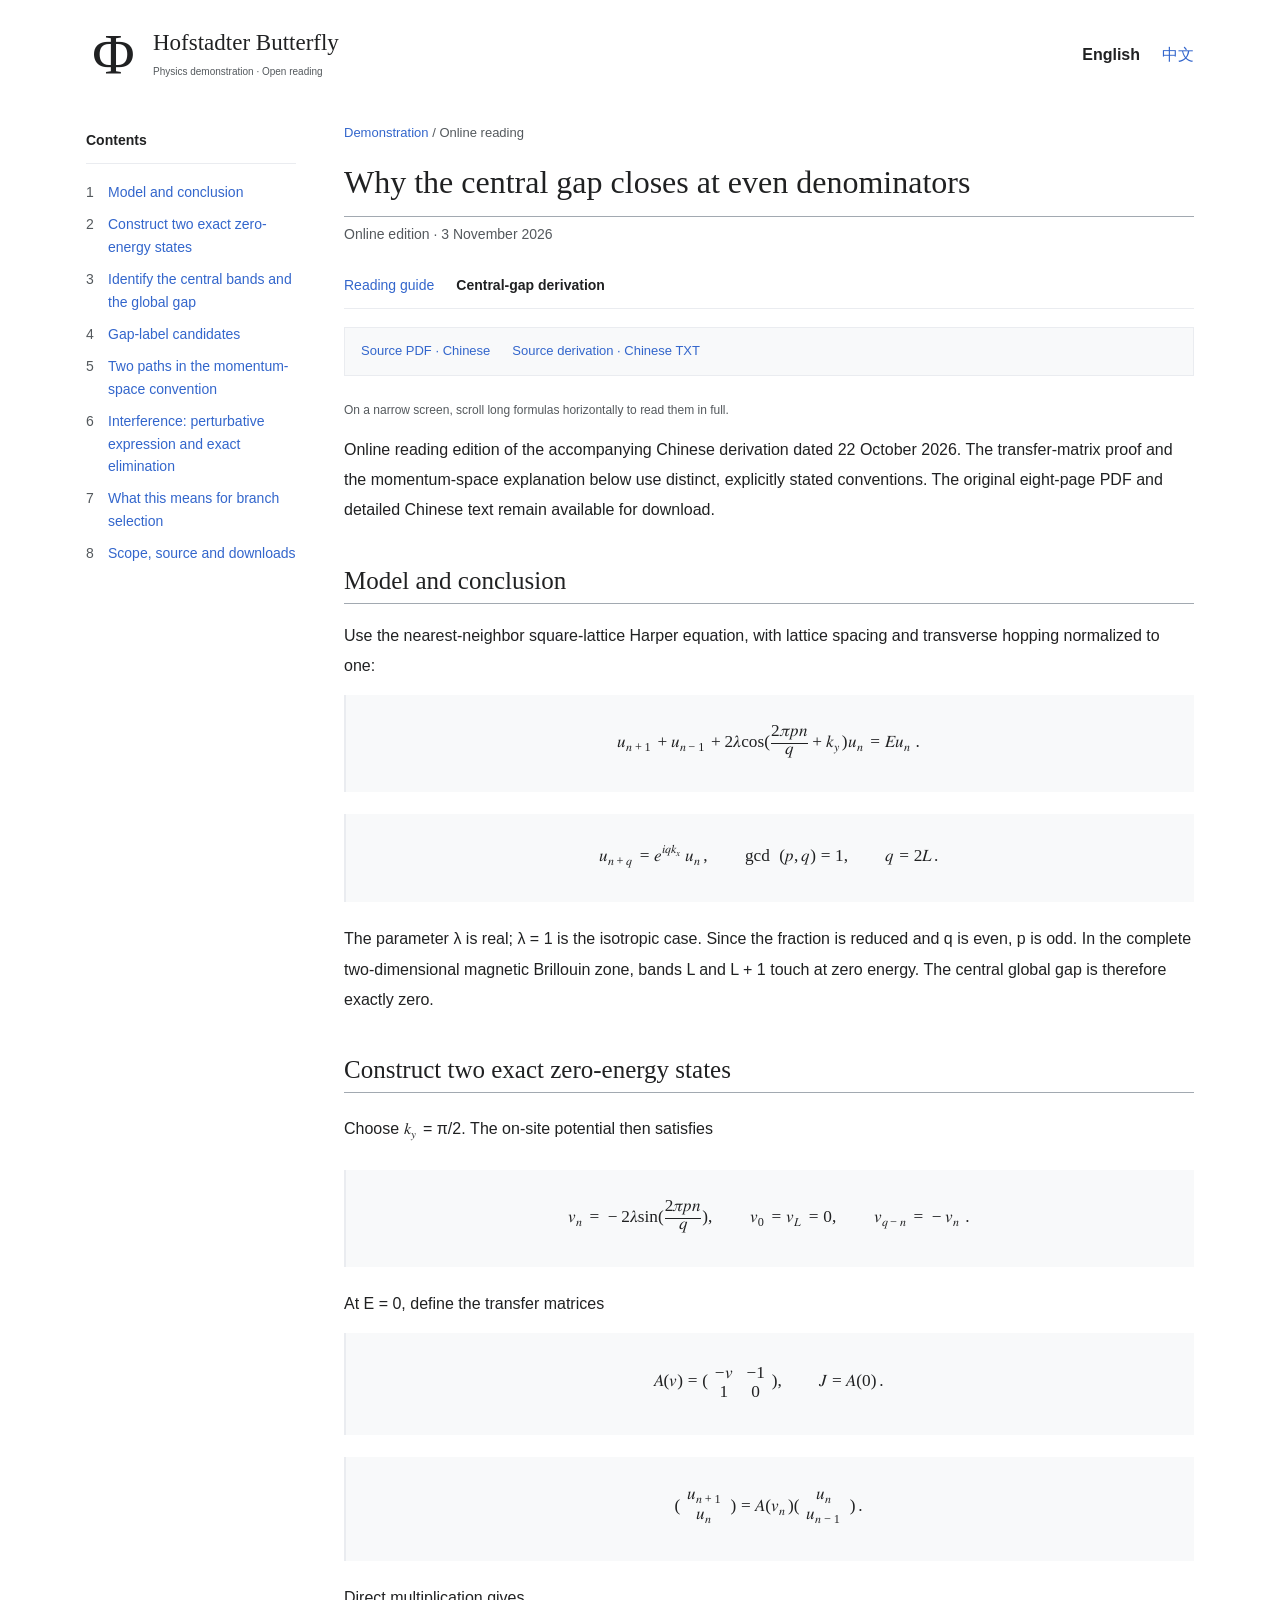
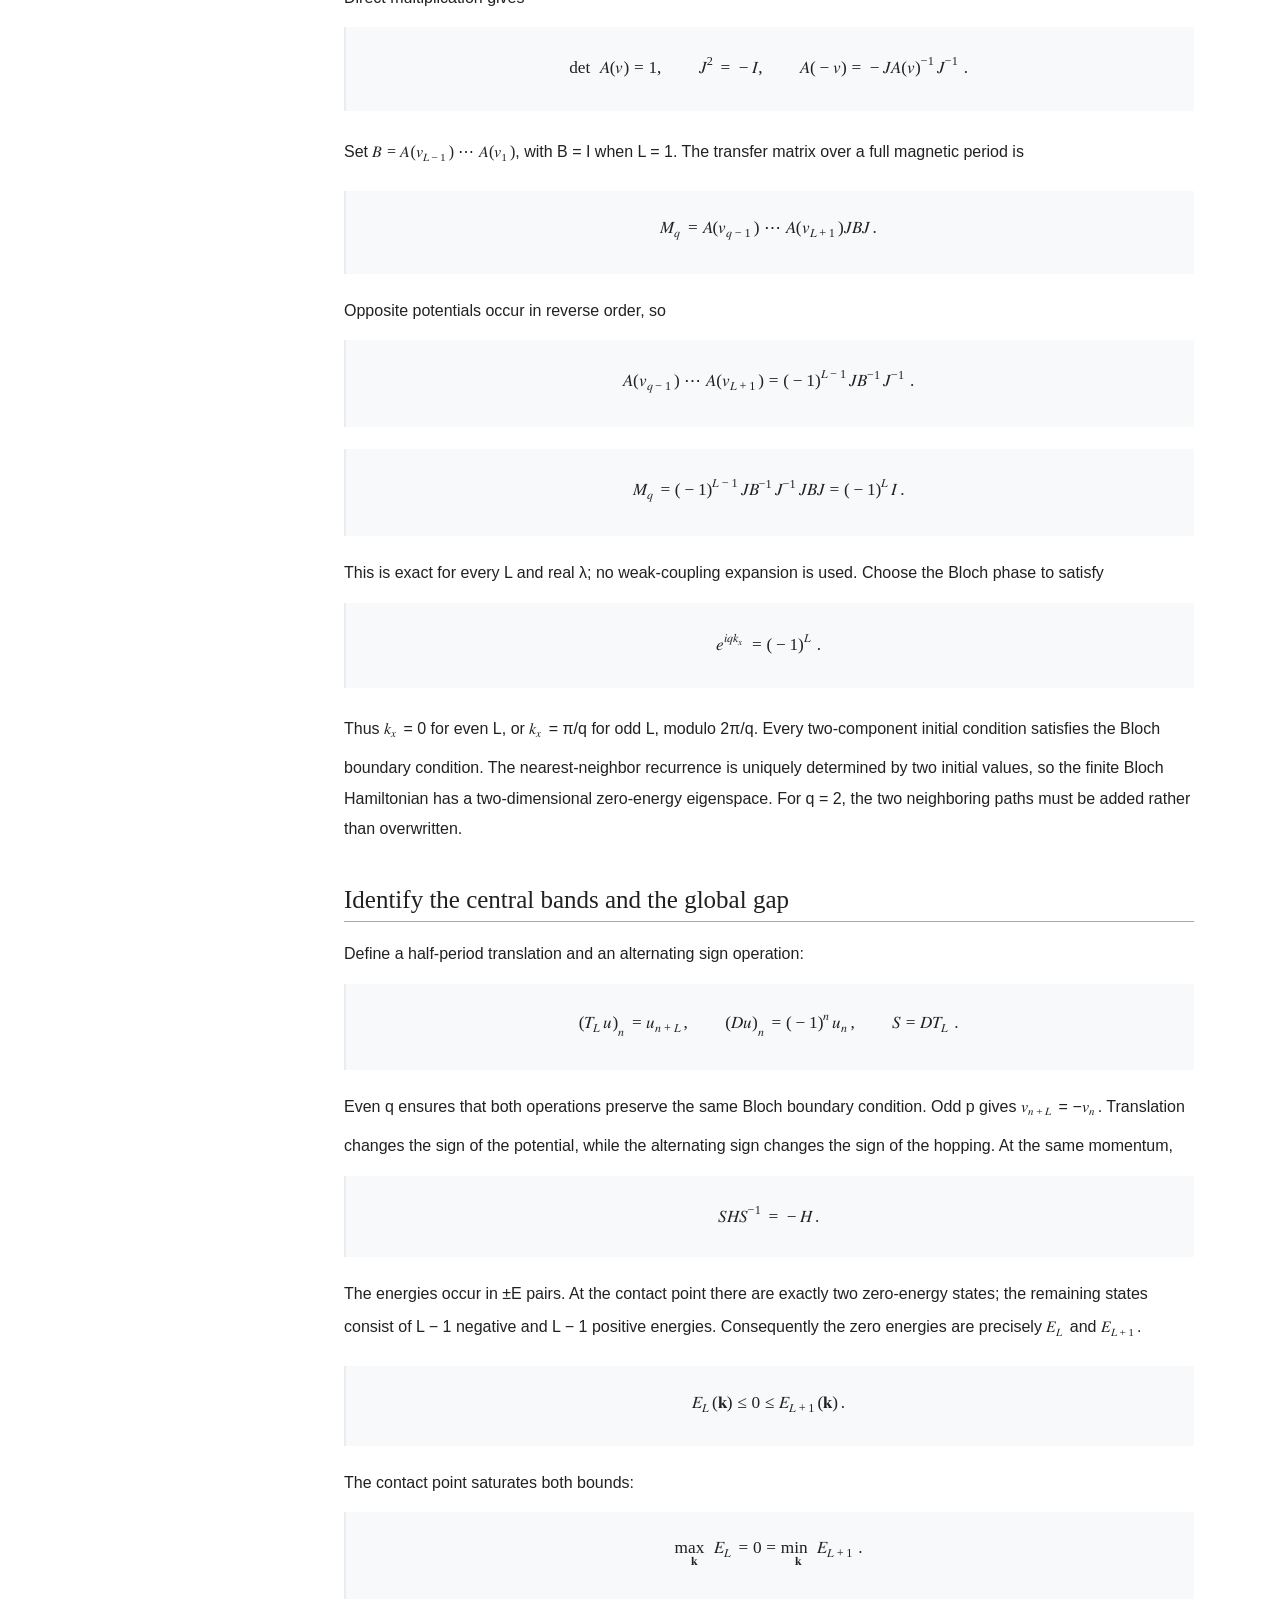
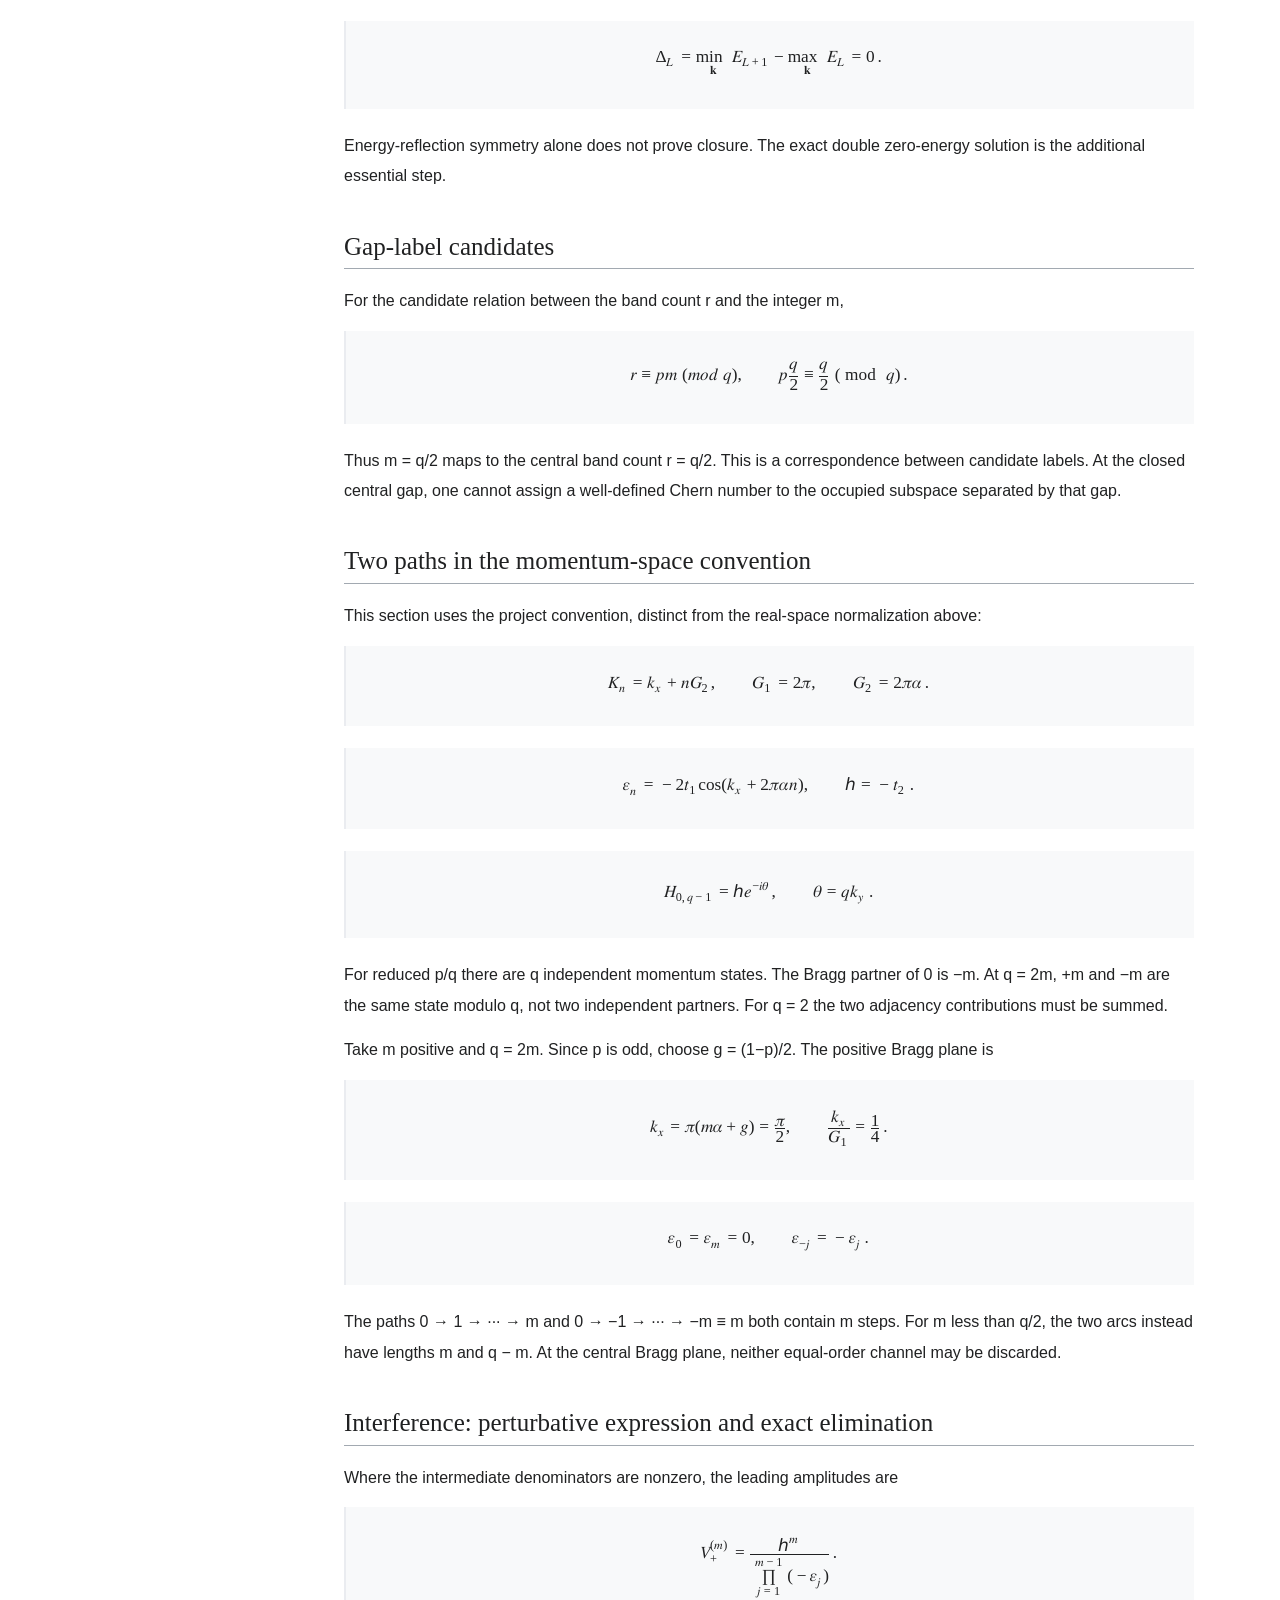
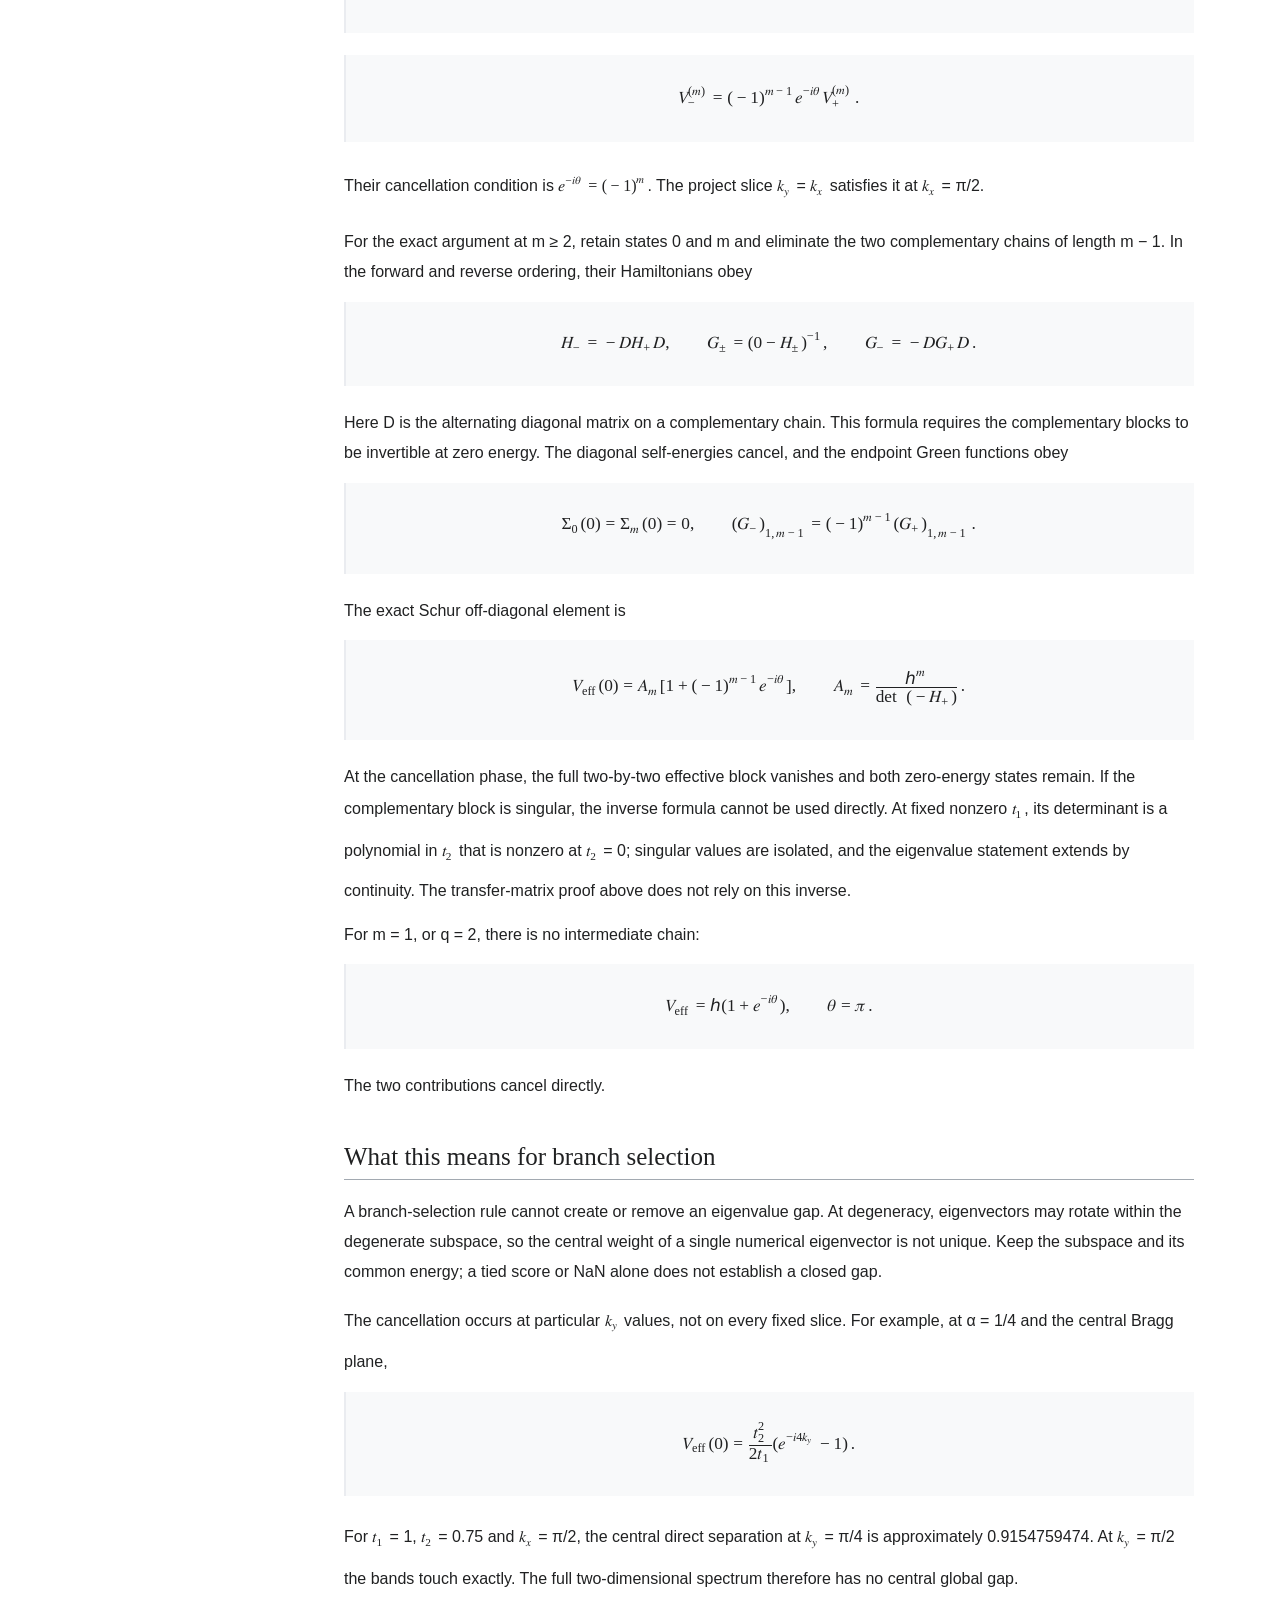
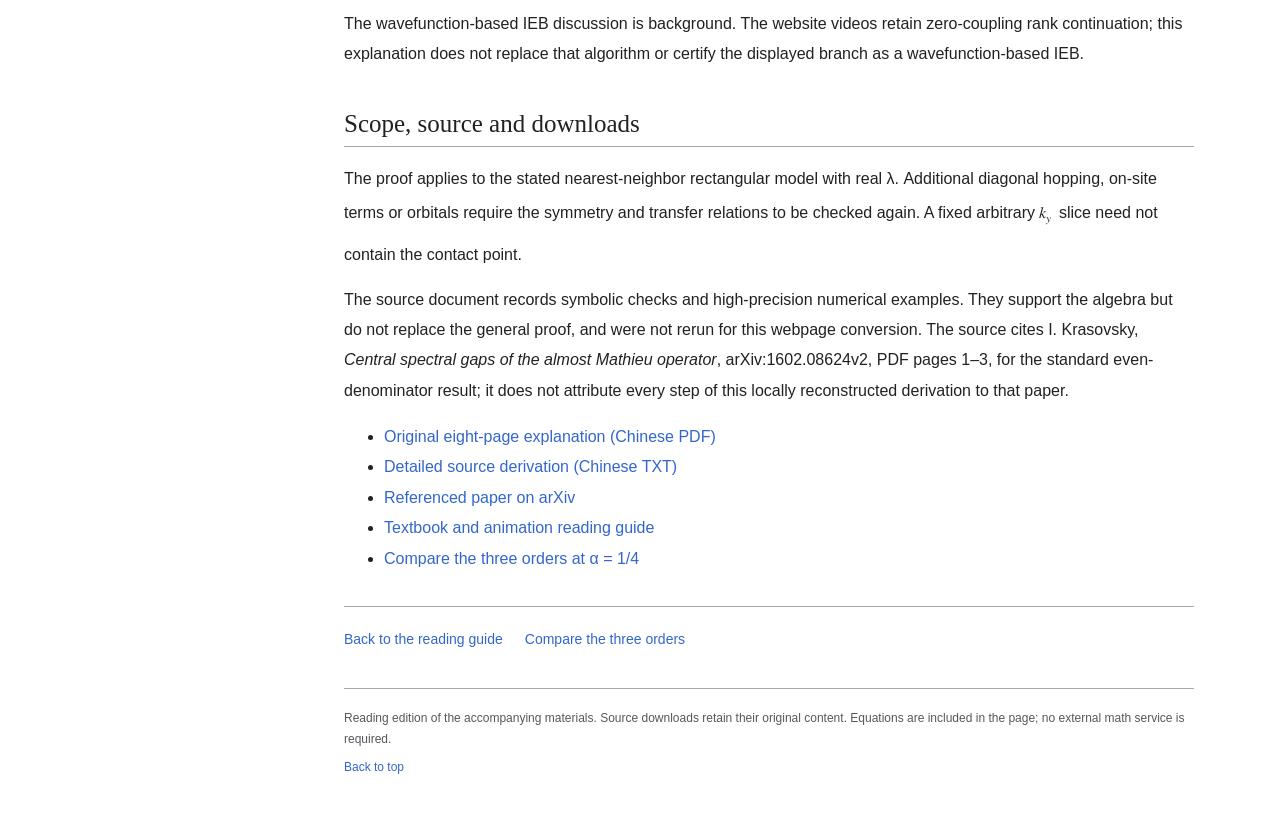
<file: central-gap.html>
<!doctype html><html lang="en" data-theme="light"><head><meta charset="utf-8"><meta name="viewport" content="width=device-width,initial-scale=1"><title>Why the central gap closes at even denominators · Hofstadter Butterfly</title><meta name="description" content="Why the central gap closes at even denominators"><link rel="icon" href="assets/favicon.svg"><link rel="stylesheet" href="style.css?v=20261103-reading"><link rel="stylesheet" href="reading.css?v=20261103-reading"><link rel="alternate" hreflang="en" href="central-gap.html"><link rel="alternate" hreflang="zh-CN" href="central-gap-zh.html"></head>
<body class="reading-page"><a class="skip-link" href="#content">Skip to content</a><header class="site-header"><a class="wordmark" href="index.html"><span class="brand-symbol" aria-hidden="true">Φ</span><span><strong>Hofstadter Butterfly</strong><small>Physics demonstration · Open reading</small></span></a><nav class="reading-language" aria-label="Language / 语言"><a href="central-gap.html" lang="en" aria-current="page">English</a><a href="central-gap-zh.html" lang="zh-CN" >中文</a></nav></header>
<div class="page-layout" id="top"><nav class="contents" aria-label="Contents"><div class="sidebar-title">Contents</div><ol><li><a href="#section-1">Model and conclusion</a></li><li><a href="#section-2">Construct two exact zero-energy states</a></li><li><a href="#section-3">Identify the central bands and the global gap</a></li><li><a href="#section-4">Gap-label candidates</a></li><li><a href="#section-5">Two paths in the momentum-space convention</a></li><li><a href="#section-6">Interference: perturbative expression and exact elimination</a></li><li><a href="#section-7">What this means for branch selection</a></li><li><a href="#section-8">Scope, source and downloads</a></li></ol></nav>
<main id="content"><nav class="reading-breadcrumb"><a href="index.html#related">Demonstration</a> / Online reading</nav><h1>Why the central gap closes at even denominators</h1>
<p class="subtitle">Online edition · 3 November 2026</p><nav class="reading-tabs"><a href="reading-guide.html" >Reading guide</a><a href="central-gap.html" aria-current="page">Central-gap derivation</a></nav>
<div class="reading-downloads"><a href="assets/reading/harper-central-gap-zh.pdf" download>Source PDF · Chinese</a><a download href="assets/reading/harper-central-gap-derivation-zh.txt">Source derivation · Chinese TXT</a></div><p class="reading-math-hint">On a narrow screen, scroll long formulas horizontally to read them in full.</p><article><p>Online reading edition of the accompanying Chinese derivation dated 22 October 2026. The transfer-matrix proof and the momentum-space explanation below use distinct, explicitly stated conventions. The original eight-page PDF and detailed Chinese text remain available for download.</p>
<h2 id="section-1" tabindex="-1">Model and conclusion</h2>
<p>Use the nearest-neighbor square-lattice Harper equation, with lattice spacing and transverse hopping normalized to one:</p>
<div class="reading-equation" tabindex="0"><math xmlns="http://www.w3.org/1998/Math/MathML" class="equation" display="block" aria-label="u_{n+1}+u_{n-1}+2\lambda\cos\left(\frac{2\pi pn}{q}+k_y\right)u_n=Eu_n."><mrow>
               <msub><mrow><mi>u</mi></mrow><mrow><mi>n</mi><mo class="MathClass-bin" stretchy="false">+</mo><mn>1</mn></mrow></msub> <mo class="MathClass-bin" stretchy="false">+</mo> <msub><mrow><mi>u</mi></mrow><mrow><mi>n</mi><mo class="MathClass-bin" stretchy="false">−</mo><mn>1</mn></mrow></msub> <mo class="MathClass-bin" stretchy="false">+</mo> <mn>2</mn><mi>λ</mi><mi class="loglike">cos</mi><mo>⁡</mo> <mrow><mo fence="true" form="prefix">(</mo><mrow><mfrac><mrow><mn>2</mn><mi mathvariant="italic">𝜋𝑝𝑛</mi></mrow>
  <mrow><mi>q</mi></mrow></mfrac>   <mo class="MathClass-bin" stretchy="false">+</mo> <msub><mrow><mi>k</mi></mrow><mrow><mi>y</mi></mrow></msub></mrow><mo fence="true" form="postfix">)</mo></mrow> <msub><mrow><mi>u</mi></mrow><mrow><mi>n</mi></mrow></msub> <mo class="MathClass-rel" stretchy="false">=</mo> <mi>E</mi><msub><mrow><mi>u</mi></mrow><mrow><mi>n</mi></mrow></msub><mo class="MathClass-punc" stretchy="false">.</mo>
</mrow></math></div>
<div class="reading-equation" tabindex="0"><math xmlns="http://www.w3.org/1998/Math/MathML" class="equation" display="block" aria-label="u_{n+q}=e^{iqk_x}u_n,\qquad \gcd(p,q)=1,\qquad q=2L."><mrow>
                 <msub><mrow><mi>u</mi></mrow><mrow><mi>n</mi><mo class="MathClass-bin" stretchy="false">+</mo><mi>q</mi></mrow></msub> <mo class="MathClass-rel" stretchy="false">=</mo> <msup><mrow><mi>e</mi></mrow><mrow><mi mathvariant="italic">𝑖𝑞</mi><msub><mrow><mi>k</mi></mrow><mrow><mi>x</mi></mrow></msub>
     </mrow></msup><msub><mrow><mi>u</mi></mrow><mrow><mi>n</mi></mrow></msub><mo class="MathClass-punc" stretchy="false">,</mo><mspace class="qquad" width="2em" /><mi class="qopname">gcd</mi><mo> ⁡ </mo><mo class="MathClass-open" stretchy="false">(</mo><mi>p</mi><mo class="MathClass-punc" stretchy="false">,</mo><mi>q</mi><mo class="MathClass-close" stretchy="false">)</mo> <mo class="MathClass-rel" stretchy="false">=</mo> <mn>1</mn><mo class="MathClass-punc" stretchy="false">,</mo><mspace class="qquad" width="2em" /><mi>q</mi> <mo class="MathClass-rel" stretchy="false">=</mo> <mn>2</mn><mi>L</mi><mo class="MathClass-punc" stretchy="false">.</mo>
</mrow></math></div>
<p>The parameter λ is real; λ = 1 is the isotropic case. Since the fraction is reduced and q is even, p is odd. In the complete two-dimensional magnetic Brillouin zone, bands L and L + 1 touch at zero energy. The central global gap is therefore exactly zero.</p>
<h2 id="section-2" tabindex="-1">Construct two exact zero-energy states</h2>
<p>Choose <math xmlns="http://www.w3.org/1998/Math/MathML" class="equation" display="inline" aria-label="k_y"><mrow>
                                <msub><mrow><mi>k</mi></mrow><mrow><mi>y</mi></mrow></msub>
</mrow></math> = π/2. The on-site potential then satisfies</p>
<div class="reading-equation" tabindex="0"><math xmlns="http://www.w3.org/1998/Math/MathML" class="equation" display="block" aria-label="v_n=-2\lambda\sin\left(\frac{2\pi pn}{q}\right),\qquad v_0=v_L=0,\qquad v_{q-n}=-v_n."><mrow>
             <msub><mrow><mi>v</mi></mrow><mrow><mi>n</mi></mrow></msub> <mo class="MathClass-rel" stretchy="false">=</mo> <mo class="MathClass-bin" stretchy="false">−</mo><mn>2</mn><mi>λ</mi><mi class="loglike">sin</mi><mo>⁡</mo> <mrow><mo fence="true" form="prefix">(</mo><mrow><mfrac><mrow><mn>2</mn><mi mathvariant="italic">𝜋𝑝𝑛</mi></mrow>
  <mrow><mi>q</mi></mrow></mfrac>   </mrow><mo fence="true" form="postfix">)</mo></mrow><mo class="MathClass-punc" stretchy="false">,</mo><mspace class="qquad" width="2em" /><msub><mrow><mi>v</mi></mrow><mrow><mn>0</mn></mrow></msub> <mo class="MathClass-rel" stretchy="false">=</mo> <msub><mrow><mi>v</mi></mrow><mrow><mi>L</mi></mrow></msub> <mo class="MathClass-rel" stretchy="false">=</mo> <mn>0</mn><mo class="MathClass-punc" stretchy="false">,</mo><mspace class="qquad" width="2em" /><msub><mrow><mi>v</mi></mrow><mrow><mi>q</mi><mo class="MathClass-bin" stretchy="false">−</mo><mi>n</mi></mrow></msub> <mo class="MathClass-rel" stretchy="false">=</mo> <mo class="MathClass-bin" stretchy="false">−</mo><msub><mrow><mi>v</mi></mrow><mrow><mi>n</mi></mrow></msub><mo class="MathClass-punc" stretchy="false">.</mo>
</mrow></math></div>
<p>At E = 0, define the transfer matrices</p>
<div class="reading-equation" tabindex="0"><math xmlns="http://www.w3.org/1998/Math/MathML" class="equation" display="block" aria-label="A(v)=\begin{pmatrix}-v&amp;-1\\1&amp;0\end{pmatrix},\qquad J=A(0)."><mrow>
<mi>A</mi><mo class="MathClass-open" stretchy="false">(</mo><mi>v</mi><mo class="MathClass-close" stretchy="false">)</mo> <mo class="MathClass-rel" stretchy="false">=</mo>  <mrow><mo fence="true" form="prefix">(</mo><mrow><mtable align="axis" class="array" columnlines="none none none none none none none none none" displaystyle="true" equalcolumns="false" equalrows="false" rowlines="" style=""><mtr class="array-row"><mtd class="array-td" columnalign="center"> <mo class="MathClass-bin" stretchy="false">−</mo><mi>v</mi> </mtd><mtd class="array-td" columnalign="center"> <mo class="MathClass-bin" stretchy="false">−</mo><mn>1</mn> </mtd></mtr> <mtr class="array-row"><mtd class="array-td" columnalign="center"> <mn>1</mn> </mtd> <mtd class="array-td" columnalign="center"> <mn>0</mn></mtd></mtr> </mtable>                                                                                       </mrow><mo fence="true" form="postfix">)</mo></mrow><mo class="MathClass-punc" stretchy="false">,</mo><mspace class="qquad" width="2em" /><mi>J</mi> <mo class="MathClass-rel" stretchy="false">=</mo> <mi>A</mi><mo class="MathClass-open" stretchy="false">(</mo><mn>0</mn><mo class="MathClass-close" stretchy="false">)</mo><mo class="MathClass-punc" stretchy="false">.</mo>
</mrow></math></div>
<div class="reading-equation" tabindex="0"><math xmlns="http://www.w3.org/1998/Math/MathML" class="equation" display="block" aria-label="\begin{pmatrix}u_{n+1}\\u_n\end{pmatrix}=A(v_n)\begin{pmatrix}u_n\\u_{n-1}\end{pmatrix}."><mrow>
 <mrow><mo fence="true" form="prefix">(</mo><mrow><mtable align="axis" class="array" columnlines="none none none none none none none none none" displaystyle="true" equalcolumns="false" equalrows="false" rowlines="" style=""><mtr class="array-row"><mtd class="array-td" columnalign="center"> <msub><mrow><mi>u</mi></mrow><mrow><mi>n</mi><mo class="MathClass-bin" stretchy="false">+</mo><mn>1</mn></mrow></msub>  </mtd>
</mtr> <mtr class="array-row"><mtd class="array-td" columnalign="center">    <msub><mrow><mi>u</mi></mrow><mrow><mi>n</mi></mrow></msub>   </mtd></mtr> </mtable>                                                          </mrow><mo fence="true" form="postfix">)</mo></mrow> <mo class="MathClass-rel" stretchy="false">=</mo> <mi>A</mi><mo class="MathClass-open" stretchy="false">(</mo><msub><mrow><mi>v</mi></mrow><mrow><mi>n</mi></mrow></msub><mo class="MathClass-close" stretchy="false">)</mo> <mrow><mo fence="true" form="prefix">(</mo><mrow><mtable align="axis" class="array" columnlines="none none none none none none none none none" displaystyle="true" equalcolumns="false" equalrows="false" rowlines="" style=""><mtr class="array-row"><mtd class="array-td" columnalign="center">   <msub><mrow><mi>u</mi></mrow><mrow><mi>n</mi></mrow></msub>   </mtd>
</mtr> <mtr class="array-row"><mtd class="array-td" columnalign="center">  <msub><mrow><mi>u</mi></mrow><mrow><mi>n</mi><mo class="MathClass-bin" stretchy="false">−</mo><mn>1</mn></mrow></msub>  </mtd></mtr> </mtable>                                                                                                                 </mrow><mo fence="true" form="postfix">)</mo></mrow> <mo class="MathClass-punc" stretchy="false">.</mo>
</mrow></math></div>
<p>Direct multiplication gives</p>
<div class="reading-equation" tabindex="0"><math xmlns="http://www.w3.org/1998/Math/MathML" class="equation" display="block" aria-label="\det A(v)=1,\qquad J^2=-I,\qquad A(-v)=-JA(v)^{-1}J^{-1}."><mrow>
             <mi class="qopname">det</mi><mo> ⁡ </mo><mi>A</mi><mo class="MathClass-open" stretchy="false">(</mo><mi>v</mi><mo class="MathClass-close" stretchy="false">)</mo> <mo class="MathClass-rel" stretchy="false">=</mo> <mn>1</mn><mo class="MathClass-punc" stretchy="false">,</mo><mspace class="qquad" width="2em" /><msup><mrow><mi>J</mi></mrow><mrow><mn>2</mn></mrow></msup> <mo class="MathClass-rel" stretchy="false">=</mo> <mo class="MathClass-bin" stretchy="false">−</mo><mi>I</mi><mo class="MathClass-punc" stretchy="false">,</mo><mspace class="qquad" width="2em" /><mi>A</mi><mo class="MathClass-open" stretchy="false">(</mo><mo class="MathClass-bin" stretchy="false">−</mo><mi>v</mi><mo class="MathClass-close" stretchy="false">)</mo> <mo class="MathClass-rel" stretchy="false">=</mo> <mo class="MathClass-bin" stretchy="false">−</mo><mi mathvariant="italic">𝐽𝐴</mi><msup><mrow><mo class="MathClass-open" stretchy="false">(</mo><mi>v</mi><mo class="MathClass-close" stretchy="false">)</mo></mrow><mrow><mo class="MathClass-bin" stretchy="false">−</mo><mn>1</mn></mrow></msup><msup><mrow><mi>J</mi></mrow><mrow><mo class="MathClass-bin" stretchy="false">−</mo><mn>1</mn></mrow></msup><mo class="MathClass-punc" stretchy="false">.</mo>
</mrow></math></div>
<p>Set <math xmlns="http://www.w3.org/1998/Math/MathML" class="equation" display="inline" aria-label="B=A(v_{L-1})\cdots A(v_1)"><mrow>
                        <mi>B</mi> <mo class="MathClass-rel" stretchy="false">=</mo> <mi>A</mi><mo class="MathClass-open" stretchy="false">(</mo><msub><mrow><mi>v</mi></mrow><mrow><mi>L</mi><mo class="MathClass-bin" stretchy="false">−</mo><mn>1</mn></mrow></msub><mo class="MathClass-close" stretchy="false">)</mo><mo class="MathClass-rel" stretchy="false">⋯</mo><mi>A</mi><mo class="MathClass-open" stretchy="false">(</mo><msub><mrow><mi>v</mi></mrow><mrow><mn>1</mn></mrow></msub><mo class="MathClass-close" stretchy="false">)</mo>
</mrow></math>, with B = I when L = 1. The transfer matrix over a full magnetic period is</p>
<div class="reading-equation" tabindex="0"><math xmlns="http://www.w3.org/1998/Math/MathML" class="equation" display="block" aria-label="M_q=A(v_{q-1})\cdots A(v_{L+1})JBJ."><mrow>
                     <msub><mrow><mi>M</mi></mrow><mrow><mi>q</mi></mrow></msub> <mo class="MathClass-rel" stretchy="false">=</mo> <mi>A</mi><mo class="MathClass-open" stretchy="false">(</mo><msub><mrow><mi>v</mi></mrow><mrow><mi>q</mi><mo class="MathClass-bin" stretchy="false">−</mo><mn>1</mn></mrow></msub><mo class="MathClass-close" stretchy="false">)</mo><mo class="MathClass-rel" stretchy="false">⋯</mo><mi>A</mi><mo class="MathClass-open" stretchy="false">(</mo><msub><mrow><mi>v</mi></mrow><mrow><mi>L</mi><mo class="MathClass-bin" stretchy="false">+</mo><mn>1</mn></mrow></msub><mo class="MathClass-close" stretchy="false">)</mo><mi mathvariant="italic">𝐽𝐵𝐽</mi><mo class="MathClass-punc" stretchy="false">.</mo>
</mrow></math></div>
<p>Opposite potentials occur in reverse order, so</p>
<div class="reading-equation" tabindex="0"><math xmlns="http://www.w3.org/1998/Math/MathML" class="equation" display="block" aria-label="A(v_{q-1})\cdots A(v_{L+1})=(-1)^{L-1}JB^{-1}J^{-1}."><mrow>
                <mi>A</mi><mo class="MathClass-open" stretchy="false">(</mo><msub><mrow><mi>v</mi></mrow><mrow><mi>q</mi><mo class="MathClass-bin" stretchy="false">−</mo><mn>1</mn></mrow></msub><mo class="MathClass-close" stretchy="false">)</mo><mo class="MathClass-rel" stretchy="false">⋯</mo><mi>A</mi><mo class="MathClass-open" stretchy="false">(</mo><msub><mrow><mi>v</mi></mrow><mrow><mi>L</mi><mo class="MathClass-bin" stretchy="false">+</mo><mn>1</mn></mrow></msub><mo class="MathClass-close" stretchy="false">)</mo> <mo class="MathClass-rel" stretchy="false">=</mo> <msup><mrow><mo class="MathClass-open" stretchy="false">(</mo><mo class="MathClass-bin" stretchy="false">−</mo><mn>1</mn><mo class="MathClass-close" stretchy="false">)</mo></mrow><mrow><mi>L</mi><mo class="MathClass-bin" stretchy="false">−</mo><mn>1</mn></mrow></msup><mi>J</mi><msup><mrow><mi>B</mi></mrow><mrow><mo class="MathClass-bin" stretchy="false">−</mo><mn>1</mn></mrow></msup><msup><mrow><mi>J</mi></mrow><mrow><mo class="MathClass-bin" stretchy="false">−</mo><mn>1</mn></mrow></msup><mo class="MathClass-punc" stretchy="false">.</mo>
</mrow></math></div>
<div class="reading-equation" tabindex="0"><math xmlns="http://www.w3.org/1998/Math/MathML" class="equation" display="block" aria-label="M_q=(-1)^{L-1}JB^{-1}J^{-1}JBJ=(-1)^L I."><mrow>
                <msub><mrow><mi>M</mi></mrow><mrow><mi>q</mi></mrow></msub> <mo class="MathClass-rel" stretchy="false">=</mo> <msup><mrow><mo class="MathClass-open" stretchy="false">(</mo><mo class="MathClass-bin" stretchy="false">−</mo><mn>1</mn><mo class="MathClass-close" stretchy="false">)</mo></mrow><mrow><mi>L</mi><mo class="MathClass-bin" stretchy="false">−</mo><mn>1</mn></mrow></msup><mi>J</mi><msup><mrow><mi>B</mi></mrow><mrow><mo class="MathClass-bin" stretchy="false">−</mo><mn>1</mn></mrow></msup><msup><mrow><mi>J</mi></mrow><mrow><mo class="MathClass-bin" stretchy="false">−</mo><mn>1</mn></mrow></msup><mi mathvariant="italic">𝐽𝐵𝐽</mi> <mo class="MathClass-rel" stretchy="false">=</mo> <msup><mrow><mo class="MathClass-open" stretchy="false">(</mo><mo class="MathClass-bin" stretchy="false">−</mo><mn>1</mn><mo class="MathClass-close" stretchy="false">)</mo></mrow><mrow><mi>L</mi></mrow></msup><mi>I</mi><mo class="MathClass-punc" stretchy="false">.</mo>
</mrow></math></div>
<p>This is exact for every L and real λ; no weak-coupling expansion is used. Choose the Bloch phase to satisfy</p>
<div class="reading-equation" tabindex="0"><math xmlns="http://www.w3.org/1998/Math/MathML" class="equation" display="block" aria-label="e^{iqk_x}=(-1)^L."><mrow>
                           <msup><mrow><mi>e</mi></mrow><mrow><mi mathvariant="italic">𝑖𝑞</mi><msub><mrow><mi>k</mi></mrow><mrow><mi>x</mi></mrow></msub>
     </mrow></msup> <mo class="MathClass-rel" stretchy="false">=</mo> <msup><mrow><mo class="MathClass-open" stretchy="false">(</mo><mo class="MathClass-bin" stretchy="false">−</mo><mn>1</mn><mo class="MathClass-close" stretchy="false">)</mo></mrow><mrow><mi>L</mi></mrow></msup><mo class="MathClass-punc" stretchy="false">.</mo>
</mrow></math></div>
<p>Thus <math xmlns="http://www.w3.org/1998/Math/MathML" class="equation" display="inline" aria-label="k_x"><mrow>
                                <msub><mrow><mi>k</mi></mrow><mrow><mi>x</mi></mrow></msub>
</mrow></math> = 0 for even L, or <math xmlns="http://www.w3.org/1998/Math/MathML" class="equation" display="inline" aria-label="k_x"><mrow>
                                <msub><mrow><mi>k</mi></mrow><mrow><mi>x</mi></mrow></msub>
</mrow></math> = π/q for odd L, modulo 2π/q. Every two-component initial condition satisfies the Bloch boundary condition. The nearest-neighbor recurrence is uniquely determined by two initial values, so the finite Bloch Hamiltonian has a two-dimensional zero-energy eigenspace. For q = 2, the two neighboring paths must be added rather than overwritten.</p>
<h2 id="section-3" tabindex="-1">Identify the central bands and the global gap</h2>
<p>Define a half-period translation and an alternating sign operation:</p>
<div class="reading-equation" tabindex="0"><math xmlns="http://www.w3.org/1998/Math/MathML" class="equation" display="block" aria-label="(T_Lu)_n=u_{n+L},\qquad (Du)_n=(-1)^n u_n,\qquad S=DT_L."><mrow>
              <msub><mrow><mo class="MathClass-open" stretchy="false">(</mo><msub><mrow><mi>T</mi></mrow><mrow><mi>L</mi></mrow></msub><mi>u</mi><mo class="MathClass-close" stretchy="false">)</mo></mrow><mrow><mi>n</mi></mrow></msub> <mo class="MathClass-rel" stretchy="false">=</mo> <msub><mrow><mi>u</mi></mrow><mrow><mi>n</mi><mo class="MathClass-bin" stretchy="false">+</mo><mi>L</mi></mrow></msub><mo class="MathClass-punc" stretchy="false">,</mo><mspace class="qquad" width="2em" /><msub><mrow><mo class="MathClass-open" stretchy="false">(</mo><mi mathvariant="italic">𝐷𝑢</mi><mo class="MathClass-close" stretchy="false">)</mo></mrow><mrow><mi>n</mi></mrow></msub> <mo class="MathClass-rel" stretchy="false">=</mo> <msup><mrow><mo class="MathClass-open" stretchy="false">(</mo><mo class="MathClass-bin" stretchy="false">−</mo><mn>1</mn><mo class="MathClass-close" stretchy="false">)</mo></mrow><mrow><mi>n</mi></mrow></msup><msub><mrow><mi>u</mi></mrow><mrow>
<mi>n</mi></mrow></msub><mo class="MathClass-punc" stretchy="false">,</mo><mspace class="qquad" width="2em" /><mi>S</mi> <mo class="MathClass-rel" stretchy="false">=</mo> <mi>D</mi><msub><mrow><mi>T</mi></mrow><mrow><mi>L</mi></mrow></msub><mo class="MathClass-punc" stretchy="false">.</mo>
</mrow></math></div>
<p>Even q ensures that both operations preserve the same Bloch boundary condition. Odd p gives <math xmlns="http://www.w3.org/1998/Math/MathML" class="equation" display="inline" aria-label="v_{n+L}"><mrow>
                               <msub><mrow><mi>v</mi></mrow><mrow><mi>n</mi><mo class="MathClass-bin" stretchy="false">+</mo><mi>L</mi></mrow></msub>
</mrow></math> = −<math xmlns="http://www.w3.org/1998/Math/MathML" class="equation" display="inline" aria-label="v_n"><mrow>
                                <msub><mrow><mi>v</mi></mrow><mrow><mi>n</mi></mrow></msub>
</mrow></math>. Translation changes the sign of the potential, while the alternating sign changes the sign of the hopping. At the same momentum,</p>
<div class="reading-equation" tabindex="0"><math xmlns="http://www.w3.org/1998/Math/MathML" class="equation" display="block" aria-label="SHS^{-1}=-H."><mrow>
                           <mi mathvariant="italic">𝑆𝐻</mi><msup><mrow><mi>S</mi></mrow><mrow><mo class="MathClass-bin" stretchy="false">−</mo><mn>1</mn></mrow></msup> <mo class="MathClass-rel" stretchy="false">=</mo> <mo class="MathClass-bin" stretchy="false">−</mo><mi>H</mi><mo class="MathClass-punc" stretchy="false">.</mo>
</mrow></math></div>
<p>The energies occur in ±E pairs. At the contact point there are exactly two zero-energy states; the remaining states consist of L − 1 negative and L − 1 positive energies. Consequently the zero energies are precisely <math xmlns="http://www.w3.org/1998/Math/MathML" class="equation" display="inline" aria-label="E_L"><mrow>
                                <msub><mrow><mi>E</mi></mrow><mrow><mi>L</mi></mrow></msub>
</mrow></math> and <math xmlns="http://www.w3.org/1998/Math/MathML" class="equation" display="inline" aria-label="E_{L+1}"><mrow>
                               <msub><mrow><mi>E</mi></mrow><mrow><mi>L</mi><mo class="MathClass-bin" stretchy="false">+</mo><mn>1</mn></mrow></msub>
</mrow></math>.</p>
<div class="reading-equation" tabindex="0"><math xmlns="http://www.w3.org/1998/Math/MathML" class="equation" display="block" aria-label="E_L(\mathbf{k})\leq 0\leq E_{L+1}(\mathbf{k})."><mrow>
                       <msub><mrow><mi>E</mi></mrow><mrow><mi>L</mi></mrow></msub><mo class="MathClass-open" stretchy="false">(</mo><mstyle mathvariant="bold"><mi>𝐤</mi></mstyle><mo class="MathClass-close" stretchy="false">)</mo> <mo class="MathClass-rel" stretchy="false">≤</mo> <mn>0</mn> <mo class="MathClass-rel" stretchy="false">≤</mo> <msub><mrow><mi>E</mi></mrow><mrow><mi>L</mi><mo class="MathClass-bin" stretchy="false">+</mo><mn>1</mn></mrow></msub><mo class="MathClass-open" stretchy="false">(</mo><mstyle mathvariant="bold"><mi>𝐤</mi></mstyle><mo class="MathClass-close" stretchy="false">)</mo><mo class="MathClass-punc" stretchy="false">.</mo>
</mrow></math></div>
<p>The contact point saturates both bounds:</p>
<div class="reading-equation" tabindex="0"><math xmlns="http://www.w3.org/1998/Math/MathML" class="equation" display="block" aria-label="\max_{\mathbf{k}}E_L=0=\min_{\mathbf{k}}E_{L+1}."><mrow>
                     <munder class="msub"><mrow><mi class="qopname">max</mi><mo> ⁡ </mo></mrow><mrow><mstyle mathvariant="bold"><mi>𝐤</mi></mstyle></mrow></munder><msub><mrow><mi>E</mi></mrow><mrow><mi>L</mi></mrow></msub> <mo class="MathClass-rel" stretchy="false">=</mo> <mn>0</mn> <mo class="MathClass-rel" stretchy="false">=</mo><munder class="msub"><mrow><mi class="qopname"> min</mi><mo> ⁡ </mo></mrow><mrow><mstyle mathvariant="bold"><mi>𝐤</mi></mstyle></mrow></munder><msub><mrow><mi>E</mi></mrow><mrow><mi>L</mi><mo class="MathClass-bin" stretchy="false">+</mo><mn>1</mn></mrow></msub><mo class="MathClass-punc" stretchy="false">.</mo>
</mrow></math></div>
<div class="reading-equation" tabindex="0"><math xmlns="http://www.w3.org/1998/Math/MathML" class="equation" display="block" aria-label="\Delta_L=\min_{\mathbf{k}}E_{L+1}-\max_{\mathbf{k}}E_L=0."><mrow>
                   <msub><mrow><mi mathvariant="normal">Δ</mi></mrow><mrow><mi>L</mi></mrow></msub> <mo class="MathClass-rel" stretchy="false">=</mo><munder class="msub"><mrow><mi class="qopname"> min</mi><mo> ⁡ </mo></mrow><mrow><mstyle mathvariant="bold"><mi>𝐤</mi></mstyle></mrow></munder><msub><mrow><mi>E</mi></mrow><mrow><mi>L</mi><mo class="MathClass-bin" stretchy="false">+</mo><mn>1</mn></mrow></msub> <mo class="MathClass-bin" stretchy="false">−</mo><munder class="msub"><mrow><mi class="qopname"> max</mi><mo> ⁡ </mo></mrow><mrow><mstyle mathvariant="bold"><mi>𝐤</mi></mstyle></mrow></munder><msub><mrow><mi>E</mi></mrow><mrow><mi>L</mi></mrow></msub> <mo class="MathClass-rel" stretchy="false">=</mo> <mn>0</mn><mo class="MathClass-punc" stretchy="false">.</mo>
</mrow></math></div>
<p>Energy-reflection symmetry alone does not prove closure. The exact double zero-energy solution is the additional essential step.</p>
<h2 id="section-4" tabindex="-1">Gap-label candidates</h2>
<p>For the candidate relation between the band count r and the integer m,</p>
<div class="reading-equation" tabindex="0"><math xmlns="http://www.w3.org/1998/Math/MathML" class="equation" display="block" aria-label="r\equiv pm\pmod q,\qquad p\frac q2\equiv\frac q2\pmod q."><mrow>
                    <mi>r</mi> <mo class="MathClass-rel" stretchy="false">≡</mo> <mi mathvariant="italic">𝑝𝑚</mi><mspace width="0.3em" /><mo class="MathClass-open" stretchy="false">(</mo><mi mathvariant="italic">𝑚𝑜𝑑</mi><mspace width="0.3em" /><mi>q</mi><mo class="MathClass-close" stretchy="false">)</mo><mo class="MathClass-punc" stretchy="false">,</mo><mspace class="qquad" width="2em" /><mi>p</mi><mfrac><mrow><mi>q</mi></mrow>
<mrow><mn>2</mn></mrow></mfrac> <mo class="MathClass-rel" stretchy="false">≡</mo> <mfrac><mrow><mi>q</mi></mrow> 
<mrow><mn>2</mn></mrow></mfrac><mspace width="0.3em" /><mo class="MathClass-open" stretchy="false">(</mo><mo>mod</mo><mspace width="0.3em" /><mi>q</mi><mo class="MathClass-close" stretchy="false">)</mo><mo class="MathClass-punc" stretchy="false">.</mo>
</mrow></math></div>
<p>Thus m = q/2 maps to the central band count r = q/2. This is a correspondence between candidate labels. At the closed central gap, one cannot assign a well-defined Chern number to the occupied subspace separated by that gap.</p>
<h2 id="section-5" tabindex="-1">Two paths in the momentum-space convention</h2>
<p>This section uses the project convention, distinct from the real-space normalization above:</p>
<div class="reading-equation" tabindex="0"><math xmlns="http://www.w3.org/1998/Math/MathML" class="equation" display="block" aria-label="K_n=k_x+nG_2,\qquad G_1=2\pi,\qquad G_2=2\pi\alpha."><mrow>
                  <msub><mrow><mi>K</mi></mrow><mrow><mi>n</mi></mrow></msub> <mo class="MathClass-rel" stretchy="false">=</mo> <msub><mrow><mi>k</mi></mrow><mrow><mi>x</mi></mrow></msub> <mo class="MathClass-bin" stretchy="false">+</mo> <mi>n</mi><msub><mrow><mi>G</mi></mrow><mrow><mn>2</mn></mrow></msub><mo class="MathClass-punc" stretchy="false">,</mo><mspace class="qquad" width="2em" /><msub><mrow><mi>G</mi></mrow><mrow><mn>1</mn></mrow></msub> <mo class="MathClass-rel" stretchy="false">=</mo> <mn>2</mn><mi>π</mi><mo class="MathClass-punc" stretchy="false">,</mo><mspace class="qquad" width="2em" /><msub><mrow><mi>G</mi></mrow><mrow><mn>2</mn></mrow></msub> <mo class="MathClass-rel" stretchy="false">=</mo> <mn>2</mn><mi mathvariant="italic">𝜋𝛼</mi><mo class="MathClass-punc" stretchy="false">.</mo>
</mrow></math></div>
<div class="reading-equation" tabindex="0"><math xmlns="http://www.w3.org/1998/Math/MathML" class="equation" display="block" aria-label="\varepsilon_n=-2t_1\cos(k_x+2\pi\alpha n),\qquad h=-t_2."><mrow>
                  <msub><mrow><mi>𝜀</mi></mrow><mrow><mi>n</mi></mrow></msub> <mo class="MathClass-rel" stretchy="false">=</mo> <mo class="MathClass-bin" stretchy="false">−</mo><mn>2</mn><msub><mrow><mi>t</mi></mrow><mrow><mn>1</mn></mrow></msub> <mi class="loglike">cos</mi><mo>⁡</mo><mo class="MathClass-open" stretchy="false">(</mo><msub><mrow><mi>k</mi></mrow><mrow><mi>x</mi></mrow></msub> <mo class="MathClass-bin" stretchy="false">+</mo> <mn>2</mn><mi mathvariant="italic">𝜋𝛼𝑛</mi><mo class="MathClass-close" stretchy="false">)</mo><mo class="MathClass-punc" stretchy="false">,</mo><mspace class="qquad" width="2em" /><mi>h</mi> <mo class="MathClass-rel" stretchy="false">=</mo> <mo class="MathClass-bin" stretchy="false">−</mo><msub><mrow><mi>t</mi></mrow><mrow><mn>2</mn></mrow></msub><mo class="MathClass-punc" stretchy="false">.</mo>
</mrow></math></div>
<div class="reading-equation" tabindex="0"><math xmlns="http://www.w3.org/1998/Math/MathML" class="equation" display="block" aria-label="H_{0,q-1}=he^{-i\theta},\qquad\theta=qk_y."><mrow>
                       <msub><mrow><mi>H</mi></mrow><mrow><mn>0</mn><mo class="MathClass-punc" stretchy="false">,</mo><mi>q</mi><mo class="MathClass-bin" stretchy="false">−</mo><mn>1</mn></mrow></msub> <mo class="MathClass-rel" stretchy="false">=</mo> <mi>h</mi><msup><mrow><mi>e</mi></mrow><mrow><mo class="MathClass-bin" stretchy="false">−</mo><mi mathvariant="italic">𝑖𝜃</mi></mrow></msup><mo class="MathClass-punc" stretchy="false">,</mo><mspace class="qquad" width="2em" /><mi>𝜃</mi> <mo class="MathClass-rel" stretchy="false">=</mo> <mi>q</mi><msub><mrow><mi>k</mi></mrow><mrow>
<mi>y</mi></mrow></msub><mo class="MathClass-punc" stretchy="false">.</mo>
</mrow></math></div>
<p>For reduced p/q there are q independent momentum states. The Bragg partner of 0 is −m. At q = 2m, +m and −m are the same state modulo q, not two independent partners. For q = 2 the two adjacency contributions must be summed.</p>
<p>Take m positive and q = 2m. Since p is odd, choose g = (1−p)/2. The positive Bragg plane is</p>
<div class="reading-equation" tabindex="0"><math xmlns="http://www.w3.org/1998/Math/MathML" class="equation" display="block" aria-label="k_x=\pi(m\alpha+g)=\frac\pi2,\qquad \frac{k_x}{G_1}=\frac14."><mrow>
                    <msub><mrow><mi>k</mi></mrow><mrow><mi>x</mi></mrow></msub> <mo class="MathClass-rel" stretchy="false">=</mo> <mi>π</mi><mo class="MathClass-open" stretchy="false">(</mo><mi mathvariant="italic">𝑚𝛼</mi> <mo class="MathClass-bin" stretchy="false">+</mo> <mi>g</mi><mo class="MathClass-close" stretchy="false">)</mo> <mo class="MathClass-rel" stretchy="false">=</mo> <mfrac><mrow><mi>π</mi></mrow> 
<mrow><mn>2</mn></mrow></mfrac> <mo class="MathClass-punc" stretchy="false">,</mo><mspace class="qquad" width="2em" /> <mfrac><mrow><msub><mrow><mi>k</mi></mrow><mrow><mi>x</mi></mrow></msub></mrow> 
<mrow><msub><mrow><mi>G</mi></mrow><mrow><mn>1</mn></mrow></msub></mrow></mfrac> <mo class="MathClass-rel" stretchy="false">=</mo> <mfrac><mrow><mn>1</mn></mrow> 
<mrow><mn>4</mn></mrow></mfrac><mo class="MathClass-punc" stretchy="false">.</mo>
</mrow></math></div>
<div class="reading-equation" tabindex="0"><math xmlns="http://www.w3.org/1998/Math/MathML" class="equation" display="block" aria-label="\varepsilon_0=\varepsilon_m=0,\qquad\varepsilon_{-j}=-\varepsilon_j."><mrow>
                       <msub><mrow><mi>𝜀</mi></mrow><mrow><mn>0</mn></mrow></msub> <mo class="MathClass-rel" stretchy="false">=</mo> <msub><mrow><mi>𝜀</mi></mrow><mrow><mi>m</mi></mrow></msub> <mo class="MathClass-rel" stretchy="false">=</mo> <mn>0</mn><mo class="MathClass-punc" stretchy="false">,</mo><mspace class="qquad" width="2em" /><msub><mrow><mi>𝜀</mi></mrow><mrow><mo class="MathClass-bin" stretchy="false">−</mo><mi>j</mi></mrow></msub> <mo class="MathClass-rel" stretchy="false">=</mo> <mo class="MathClass-bin" stretchy="false">−</mo><msub><mrow><mi>𝜀</mi></mrow><mrow><mi>j</mi></mrow></msub><mo class="MathClass-punc" stretchy="false">.</mo>
</mrow></math></div>
<p>The paths 0 → 1 → ··· → m and 0 → −1 → ··· → −m ≡ m both contain m steps. For m less than q/2, the two arcs instead have lengths m and q − m. At the central Bragg plane, neither equal-order channel may be discarded.</p>
<h2 id="section-6" tabindex="-1">Interference: perturbative expression and exact elimination</h2>
<p>Where the intermediate denominators are nonzero, the leading amplitudes are</p>
<div class="reading-equation" tabindex="0"><math xmlns="http://www.w3.org/1998/Math/MathML" class="equation" display="block" aria-label="V_+^{(m)}=\frac{h^m}{\prod_{j=1}^{m-1}(-\varepsilon_j)}."><mrow>
                      <msubsup><mrow><mi>V</mi> </mrow><mrow><mo class="MathClass-bin" stretchy="false">+</mo></mrow><mrow><mo class="MathClass-open" stretchy="false">(</mo><mi>m</mi><mo class="MathClass-close" stretchy="false">)</mo></mrow></msubsup> <mo class="MathClass-rel" stretchy="false">=</mo>          <mfrac><mrow><msup><mrow><mi>h</mi></mrow><mrow><mi>m</mi></mrow></msup></mrow> 
<mrow><munderover accent="false" accentunder="false"><mrow><mo> ∏</mo>
  </mrow><mrow><mi>j</mi><mo class="MathClass-rel" stretchy="false">=</mo><mn>1</mn></mrow><mrow><mi>m</mi><mo class="MathClass-bin" stretchy="false">−</mo><mn>1</mn></mrow></munderover><mo class="MathClass-open" stretchy="false">(</mo><mo class="MathClass-bin" stretchy="false">−</mo><msub><mrow><mi>𝜀</mi></mrow><mrow><mi>j</mi></mrow></msub><mo class="MathClass-close" stretchy="false">)</mo></mrow></mfrac><mo class="MathClass-punc" stretchy="false">.</mo>
</mrow></math></div>
<div class="reading-equation" tabindex="0"><math xmlns="http://www.w3.org/1998/Math/MathML" class="equation" display="block" aria-label="V_-^{(m)}=(-1)^{m-1}e^{-i\theta}V_+^{(m)}."><mrow>
                    <msubsup><mrow><mi>V</mi> </mrow><mrow><mo class="MathClass-bin" stretchy="false">−</mo></mrow><mrow><mo class="MathClass-open" stretchy="false">(</mo><mi>m</mi><mo class="MathClass-close" stretchy="false">)</mo></mrow></msubsup> <mo class="MathClass-rel" stretchy="false">=</mo> <msup><mrow><mo class="MathClass-open" stretchy="false">(</mo><mo class="MathClass-bin" stretchy="false">−</mo><mn>1</mn><mo class="MathClass-close" stretchy="false">)</mo></mrow><mrow><mi>m</mi><mo class="MathClass-bin" stretchy="false">−</mo><mn>1</mn></mrow></msup><msup><mrow><mi>e</mi></mrow><mrow><mo class="MathClass-bin" stretchy="false">−</mo><mi mathvariant="italic">𝑖𝜃</mi></mrow></msup><msubsup><mrow><mi>V</mi> </mrow><mrow>
<mo class="MathClass-bin" stretchy="false">+</mo></mrow><mrow><mo class="MathClass-open" stretchy="false">(</mo><mi>m</mi><mo class="MathClass-close" stretchy="false">)</mo></mrow></msubsup><mo class="MathClass-punc" stretchy="false">.</mo>
</mrow></math></div>
<p>Their cancellation condition is <math xmlns="http://www.w3.org/1998/Math/MathML" class="equation" display="inline" aria-label="e^{-i\theta}=(-1)^m"><mrow>
                           <msup><mrow><mi>e</mi></mrow><mrow><mo class="MathClass-bin" stretchy="false">−</mo><mi mathvariant="italic">𝑖𝜃</mi></mrow></msup> <mo class="MathClass-rel" stretchy="false">=</mo> <msup><mrow><mo class="MathClass-open" stretchy="false">(</mo><mo class="MathClass-bin" stretchy="false">−</mo><mn>1</mn><mo class="MathClass-close" stretchy="false">)</mo></mrow><mrow><mi>m</mi></mrow></msup>
</mrow></math>. The project slice <math xmlns="http://www.w3.org/1998/Math/MathML" class="equation" display="inline" aria-label="k_y"><mrow>
                                <msub><mrow><mi>k</mi></mrow><mrow><mi>y</mi></mrow></msub>
</mrow></math> = <math xmlns="http://www.w3.org/1998/Math/MathML" class="equation" display="inline" aria-label="k_x"><mrow>
                                <msub><mrow><mi>k</mi></mrow><mrow><mi>x</mi></mrow></msub>
</mrow></math> satisfies it at <math xmlns="http://www.w3.org/1998/Math/MathML" class="equation" display="inline" aria-label="k_x"><mrow>
                                <msub><mrow><mi>k</mi></mrow><mrow><mi>x</mi></mrow></msub>
</mrow></math> = π/2.</p>
<p>For the exact argument at m ≥ 2, retain states 0 and m and eliminate the two complementary chains of length m − 1. In the forward and reverse ordering, their Hamiltonians obey</p>
<div class="reading-equation" tabindex="0"><math xmlns="http://www.w3.org/1998/Math/MathML" class="equation" display="block" aria-label="H_-=-DH_+D,\qquad G_\pm=(0-H_\pm)^{-1},\qquad G_-=-DG_+D."><mrow>
           <msub><mrow><mi>H</mi></mrow><mrow><mo class="MathClass-bin" stretchy="false">−</mo></mrow></msub> <mo class="MathClass-rel" stretchy="false">=</mo> <mo class="MathClass-bin" stretchy="false">−</mo><mi>D</mi><msub><mrow><mi>H</mi></mrow><mrow><mo class="MathClass-bin" stretchy="false">+</mo></mrow></msub><mi>D</mi><mo class="MathClass-punc" stretchy="false">,</mo><mspace class="qquad" width="2em" /><msub><mrow><mi>G</mi></mrow><mrow><mo class="MathClass-bin" stretchy="false">±</mo></mrow></msub> <mo class="MathClass-rel" stretchy="false">=</mo> <msup><mrow><mo class="MathClass-open" stretchy="false">(</mo><mn>0</mn> <mo class="MathClass-bin" stretchy="false">−</mo> <msub><mrow><mi>H</mi></mrow><mrow><mo class="MathClass-bin" stretchy="false">±</mo></mrow></msub><mo class="MathClass-close" stretchy="false">)</mo></mrow><mrow><mo class="MathClass-bin" stretchy="false">−</mo><mn>1</mn></mrow></msup><mo class="MathClass-punc" stretchy="false">,</mo><mspace class="qquad" width="2em" /><msub><mrow><mi>G</mi></mrow><mrow>
<mo class="MathClass-bin" stretchy="false">−</mo></mrow></msub> <mo class="MathClass-rel" stretchy="false">=</mo> <mo class="MathClass-bin" stretchy="false">−</mo><mi>D</mi><msub><mrow><mi>G</mi></mrow><mrow><mo class="MathClass-bin" stretchy="false">+</mo></mrow></msub><mi>D</mi><mo class="MathClass-punc" stretchy="false">.</mo>
</mrow></math></div>
<p>Here D is the alternating diagonal matrix on a complementary chain. This formula requires the complementary blocks to be invertible at zero energy. The diagonal self-energies cancel, and the endpoint Green functions obey</p>
<div class="reading-equation" tabindex="0"><math xmlns="http://www.w3.org/1998/Math/MathML" class="equation" display="block" aria-label="\Sigma_0(0)=\Sigma_m(0)=0,\qquad (G_-)_{1,m-1}=(-1)^{m-1}(G_+)_{1,m-1}."><mrow>
           <msub><mrow><mi mathvariant="normal">Σ</mi></mrow><mrow><mn>0</mn></mrow></msub><mo class="MathClass-open" stretchy="false">(</mo><mn>0</mn><mo class="MathClass-close" stretchy="false">)</mo> <mo class="MathClass-rel" stretchy="false">=</mo><msub><mrow> <mi mathvariant="normal">Σ</mi></mrow><mrow><mi>m</mi></mrow></msub><mo class="MathClass-open" stretchy="false">(</mo><mn>0</mn><mo class="MathClass-close" stretchy="false">)</mo> <mo class="MathClass-rel" stretchy="false">=</mo> <mn>0</mn><mo class="MathClass-punc" stretchy="false">,</mo><mspace class="qquad" width="2em" /><msub><mrow><mo class="MathClass-open" stretchy="false">(</mo><msub><mrow><mi>G</mi></mrow><mrow><mo class="MathClass-bin" stretchy="false">−</mo></mrow></msub><mo class="MathClass-close" stretchy="false">)</mo></mrow><mrow><mn>1</mn><mo class="MathClass-punc" stretchy="false">,</mo><mi>m</mi><mo class="MathClass-bin" stretchy="false">−</mo><mn>1</mn></mrow></msub> <mo class="MathClass-rel" stretchy="false">=</mo> <msup><mrow><mo class="MathClass-open" stretchy="false">(</mo><mo class="MathClass-bin" stretchy="false">−</mo><mn>1</mn><mo class="MathClass-close" stretchy="false">)</mo></mrow><mrow><mi>m</mi><mo class="MathClass-bin" stretchy="false">−</mo><mn>1</mn></mrow></msup><msub><mrow><mo class="MathClass-open" stretchy="false">(</mo><msub><mrow><mi>G</mi></mrow><mrow>
<mo class="MathClass-bin" stretchy="false">+</mo></mrow></msub><mo class="MathClass-close" stretchy="false">)</mo></mrow><mrow><mn>1</mn><mo class="MathClass-punc" stretchy="false">,</mo><mi>m</mi><mo class="MathClass-bin" stretchy="false">−</mo><mn>1</mn></mrow></msub><mo class="MathClass-punc" stretchy="false">.</mo>
</mrow></math></div>
<p>The exact Schur off-diagonal element is</p>
<div class="reading-equation" tabindex="0"><math xmlns="http://www.w3.org/1998/Math/MathML" class="equation" display="block" aria-label="V_{\mathrm{eff}}(0)=A_m\left[1+(-1)^{m-1}e^{-i\theta}\right],\qquad A_m=\frac{h^m}{\det(-H_+)}."><mrow>
            <msub><mrow><mi>V</mi> </mrow><mrow><mstyle mathvariant="normal"><mi>eff</mi></mstyle></mrow></msub><mo class="MathClass-open" stretchy="false">(</mo><mn>0</mn><mo class="MathClass-close" stretchy="false">)</mo> <mo class="MathClass-rel" stretchy="false">=</mo> <msub><mrow><mi>A</mi></mrow><mrow><mi>m</mi></mrow></msub> <mrow><mo fence="true" form="prefix">[</mo><mrow><mn>1</mn> <mo class="MathClass-bin" stretchy="false">+</mo> <msup><mrow><mo class="MathClass-open" stretchy="false">(</mo><mo class="MathClass-bin" stretchy="false">−</mo><mn>1</mn><mo class="MathClass-close" stretchy="false">)</mo></mrow><mrow><mi>m</mi><mo class="MathClass-bin" stretchy="false">−</mo><mn>1</mn></mrow></msup><msup><mrow><mi>e</mi></mrow><mrow><mo class="MathClass-bin" stretchy="false">−</mo><mi mathvariant="italic">𝑖𝜃</mi></mrow></msup></mrow><mo fence="true" form="postfix">]</mo></mrow> <mo class="MathClass-punc" stretchy="false">,</mo><mspace class="qquad" width="2em" /><msub><mrow><mi>A</mi></mrow><mrow>
<mi>m</mi></mrow></msub> <mo class="MathClass-rel" stretchy="false">=</mo>      <mfrac><mrow><msup><mrow><mi>h</mi></mrow><mrow><mi>m</mi></mrow></msup></mrow> 
<mrow><mi class="qopname"> det</mi><mo> ⁡ </mo><mo class="MathClass-open" stretchy="false">(</mo><mo class="MathClass-bin" stretchy="false">−</mo><msub><mrow><mi>H</mi></mrow><mrow><mo class="MathClass-bin" stretchy="false">+</mo></mrow></msub><mo class="MathClass-close" stretchy="false">)</mo></mrow></mfrac><mo class="MathClass-punc" stretchy="false">.</mo>
</mrow></math></div>
<p>At the cancellation phase, the full two-by-two effective block vanishes and both zero-energy states remain. If the complementary block is singular, the inverse formula cannot be used directly. At fixed nonzero <math xmlns="http://www.w3.org/1998/Math/MathML" class="equation" display="inline" aria-label="t_1"><mrow>
                                <msub><mrow><mi>t</mi></mrow><mrow><mn>1</mn></mrow></msub>
</mrow></math>, its determinant is a polynomial in <math xmlns="http://www.w3.org/1998/Math/MathML" class="equation" display="inline" aria-label="t_2"><mrow>
                                <msub><mrow><mi>t</mi></mrow><mrow><mn>2</mn></mrow></msub>
</mrow></math> that is nonzero at <math xmlns="http://www.w3.org/1998/Math/MathML" class="equation" display="inline" aria-label="t_2"><mrow>
                                <msub><mrow><mi>t</mi></mrow><mrow><mn>2</mn></mrow></msub>
</mrow></math> = 0; singular values are isolated, and the eigenvalue statement extends by continuity. The transfer-matrix proof above does not rely on this inverse.</p>
<p>For m = 1, or q = 2, there is no intermediate chain:</p>
<div class="reading-equation" tabindex="0"><math xmlns="http://www.w3.org/1998/Math/MathML" class="equation" display="block" aria-label="V_{\mathrm{eff}}=h(1+e^{-i\theta}),\qquad\theta=\pi."><mrow>
                      <msub><mrow><mi>V</mi> </mrow><mrow><mstyle mathvariant="normal"><mi>eff</mi></mstyle></mrow></msub> <mo class="MathClass-rel" stretchy="false">=</mo> <mi>h</mi><mo class="MathClass-open" stretchy="false">(</mo><mn>1</mn> <mo class="MathClass-bin" stretchy="false">+</mo> <msup><mrow><mi>e</mi></mrow><mrow><mo class="MathClass-bin" stretchy="false">−</mo><mi mathvariant="italic">𝑖𝜃</mi></mrow></msup><mo class="MathClass-close" stretchy="false">)</mo><mo class="MathClass-punc" stretchy="false">,</mo><mspace class="qquad" width="2em" /><mi>𝜃</mi> <mo class="MathClass-rel" stretchy="false">=</mo> <mi>π</mi><mo class="MathClass-punc" stretchy="false">.</mo>
</mrow></math></div>
<p>The two contributions cancel directly.</p>
<h2 id="section-7" tabindex="-1">What this means for branch selection</h2>
<p>A branch-selection rule cannot create or remove an eigenvalue gap. At degeneracy, eigenvectors may rotate within the degenerate subspace, so the central weight of a single numerical eigenvector is not unique. Keep the subspace and its common energy; a tied score or NaN alone does not establish a closed gap.</p>
<p>The cancellation occurs at particular <math xmlns="http://www.w3.org/1998/Math/MathML" class="equation" display="inline" aria-label="k_y"><mrow>
                                <msub><mrow><mi>k</mi></mrow><mrow><mi>y</mi></mrow></msub>
</mrow></math> values, not on every fixed slice. For example, at α = 1/4 and the central Bragg plane,</p>
<div class="reading-equation" tabindex="0"><math xmlns="http://www.w3.org/1998/Math/MathML" class="equation" display="block" aria-label="V_{\mathrm{eff}}(0)=\frac{t_2^2}{2t_1}\left(e^{-i4k_y}-1\right)."><mrow>
                      <msub><mrow><mi>V</mi> </mrow><mrow><mstyle mathvariant="normal"><mi>eff</mi></mstyle></mrow></msub><mo class="MathClass-open" stretchy="false">(</mo><mn>0</mn><mo class="MathClass-close" stretchy="false">)</mo> <mo class="MathClass-rel" stretchy="false">=</mo> <mfrac><mrow><msubsup><mrow><mi>t</mi></mrow><mrow><mn>2</mn></mrow><mrow><mn>2</mn></mrow></msubsup></mrow> 
<mrow><mn>2</mn><msub><mrow><mi>t</mi></mrow><mrow><mn>1</mn></mrow></msub></mrow></mfrac>  <mrow><mo fence="true" form="prefix">(</mo><mrow><msup><mrow><mi>e</mi></mrow><mrow><mo class="MathClass-bin" stretchy="false">−</mo><mi>i</mi><mn>4</mn><msub><mrow><mi>k</mi></mrow><mrow><mi>y</mi></mrow></msub>
       </mrow></msup> <mo class="MathClass-bin" stretchy="false">−</mo> <mn>1</mn></mrow><mo fence="true" form="postfix">)</mo></mrow><mo class="MathClass-punc" stretchy="false">.</mo>
</mrow></math></div>
<p>For <math xmlns="http://www.w3.org/1998/Math/MathML" class="equation" display="inline" aria-label="t_1"><mrow>
                                <msub><mrow><mi>t</mi></mrow><mrow><mn>1</mn></mrow></msub>
</mrow></math> = 1, <math xmlns="http://www.w3.org/1998/Math/MathML" class="equation" display="inline" aria-label="t_2"><mrow>
                                <msub><mrow><mi>t</mi></mrow><mrow><mn>2</mn></mrow></msub>
</mrow></math> = 0.75 and <math xmlns="http://www.w3.org/1998/Math/MathML" class="equation" display="inline" aria-label="k_x"><mrow>
                                <msub><mrow><mi>k</mi></mrow><mrow><mi>x</mi></mrow></msub>
</mrow></math> = π/2, the central direct separation at <math xmlns="http://www.w3.org/1998/Math/MathML" class="equation" display="inline" aria-label="k_y"><mrow>
                                <msub><mrow><mi>k</mi></mrow><mrow><mi>y</mi></mrow></msub>
</mrow></math> = π/4 is approximately 0.9154759474. At <math xmlns="http://www.w3.org/1998/Math/MathML" class="equation" display="inline" aria-label="k_y"><mrow>
                                <msub><mrow><mi>k</mi></mrow><mrow><mi>y</mi></mrow></msub>
</mrow></math> = π/2 the bands touch exactly. The full two-dimensional spectrum therefore has no central global gap.</p>
<p>The wavefunction-based IEB discussion is background. The website videos retain zero-coupling rank continuation; this explanation does not replace that algorithm or certify the displayed branch as a wavefunction-based IEB.</p>
<h2 id="section-8" tabindex="-1">Scope, source and downloads</h2>
<p>The proof applies to the stated nearest-neighbor rectangular model with real λ. Additional diagonal hopping, on-site terms or orbitals require the symmetry and transfer relations to be checked again. A fixed arbitrary <math xmlns="http://www.w3.org/1998/Math/MathML" class="equation" display="inline" aria-label="k_y"><mrow>
                                <msub><mrow><mi>k</mi></mrow><mrow><mi>y</mi></mrow></msub>
</mrow></math> slice need not contain the contact point.</p>
<p>The source document records symbolic checks and high-precision numerical examples. They support the algebra but do not replace the general proof, and were not rerun for this webpage conversion. The source cites I. Krasovsky, <em>Central spectral gaps of the almost Mathieu operator</em>, arXiv:1602.08624v2, PDF pages 1–3, for the standard even-denominator result; it does not attribute every step of this locally reconstructed derivation to that paper.</p>
<ul><li><a href="assets/reading/harper-central-gap-zh.pdf">Original eight-page explanation (Chinese PDF)</a></li><li><a href="assets/reading/harper-central-gap-derivation-zh.txt">Detailed source derivation (Chinese TXT)</a></li><li><a href="https://arxiv.org/abs/1602.08624">Referenced paper on arXiv</a></li><li><a href="reading-guide.html">Textbook and animation reading guide</a></li><li><a href="index.html?figureView=compare&amp;figureFlux=1%2F4#explore">Compare the three orders at α = 1/4</a></li></ul></article>
<nav class="reading-next"><a href="reading-guide.html">Back to the reading guide</a><a href="index.html?figureView=compare#explore">Compare the three orders</a></nav>
<footer class="article-footer"><p>Reading edition of the accompanying materials. Source downloads retain their original content. Equations are included in the page; no external math service is required.</p><a href="#top">Back to top</a></footer></main></div></body></html>
</file>
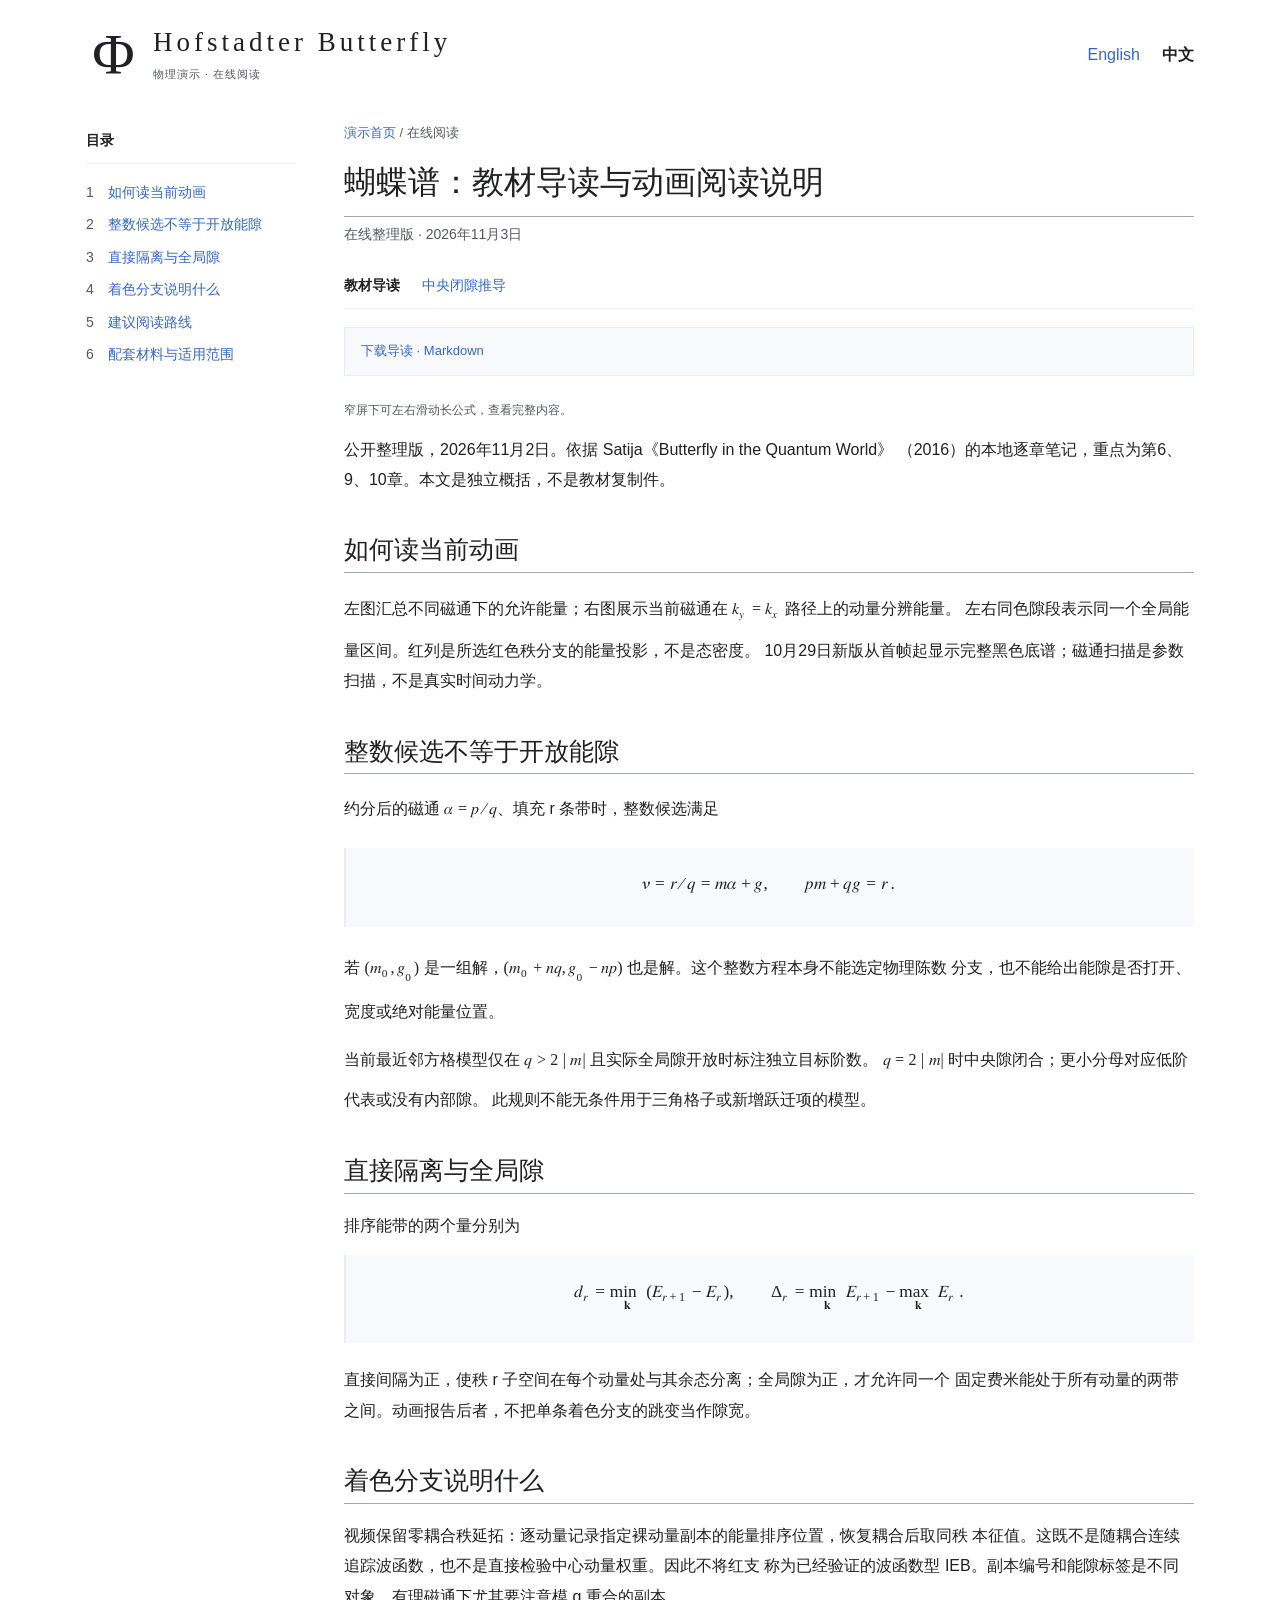
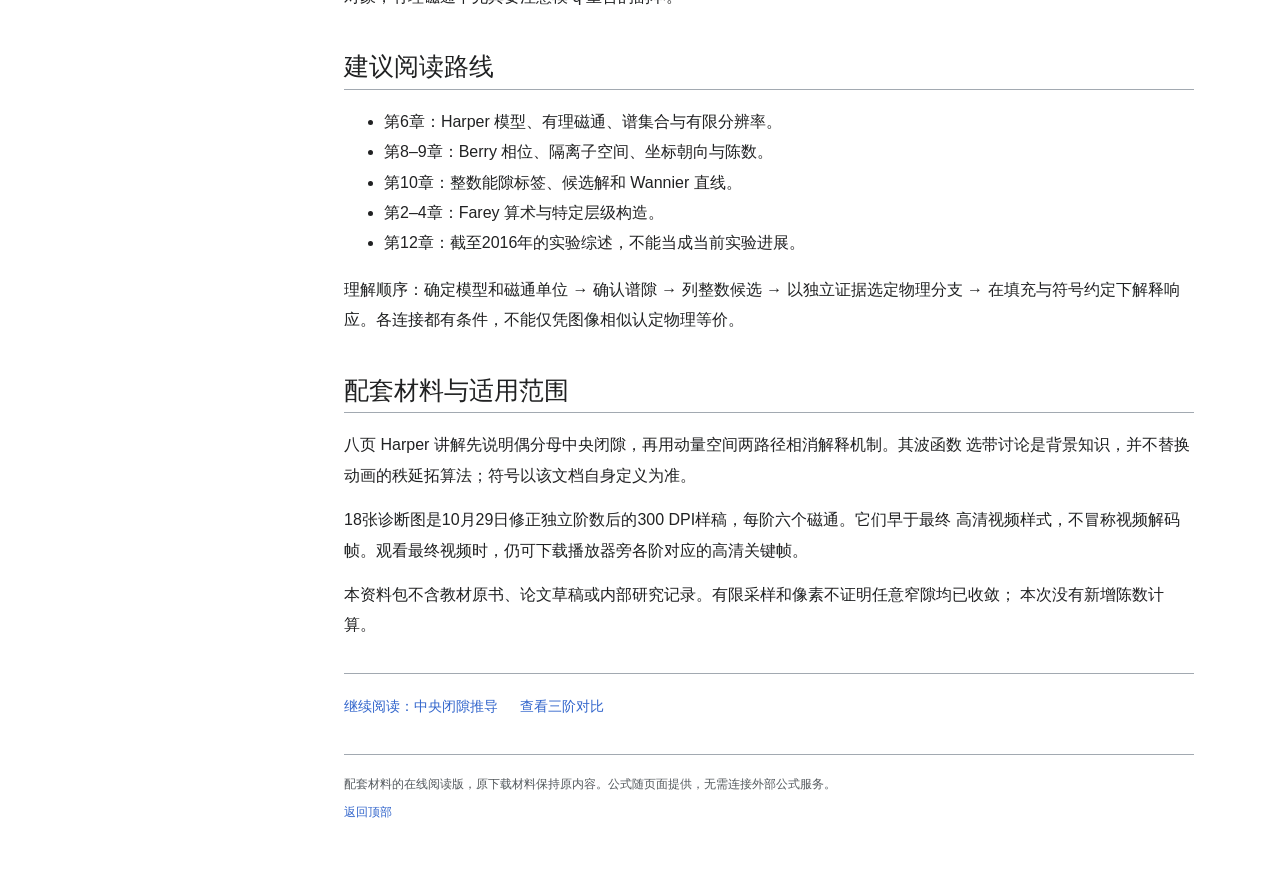
<file: reading-guide-zh.html>
<!doctype html><html lang="zh-CN" data-theme="light"><head><meta charset="utf-8"><meta name="viewport" content="width=device-width,initial-scale=1"><title>蝴蝶谱：教材导读与动画阅读说明 · Hofstadter Butterfly</title><meta name="description" content="蝴蝶谱：教材导读与动画阅读说明"><link rel="icon" href="assets/favicon.svg"><link rel="stylesheet" href="style.css?v=20261103-reading"><link rel="stylesheet" href="reading.css?v=20261103-reading"><link rel="alternate" hreflang="en" href="reading-guide.html"><link rel="alternate" hreflang="zh-CN" href="reading-guide-zh.html"></head>
<body class="reading-page"><a class="skip-link" href="#content">跳至正文</a><header class="site-header"><a class="wordmark" href="zh.html"><span class="brand-symbol" aria-hidden="true">Φ</span><span><strong>Hofstadter Butterfly</strong><small>物理演示 · 在线阅读</small></span></a><nav class="reading-language" aria-label="Language / 语言"><a href="reading-guide.html" lang="en" >English</a><a href="reading-guide-zh.html" lang="zh-CN" aria-current="page">中文</a></nav></header>
<div class="page-layout" id="top"><nav class="contents" aria-label="目录"><div class="sidebar-title">目录</div><ol><li><a href="#section-1">如何读当前动画</a></li><li><a href="#section-2">整数候选不等于开放能隙</a></li><li><a href="#section-3">直接隔离与全局隙</a></li><li><a href="#section-4">着色分支说明什么</a></li><li><a href="#section-5">建议阅读路线</a></li><li><a href="#section-6">配套材料与适用范围</a></li></ol></nav>
<main id="content"><nav class="reading-breadcrumb"><a href="zh.html#related">演示首页</a> / 在线阅读</nav><h1>蝴蝶谱：教材导读与动画阅读说明</h1>
<p class="subtitle">在线整理版 · 2026年11月3日</p><nav class="reading-tabs"><a href="reading-guide-zh.html" aria-current="page">教材导读</a><a href="central-gap-zh.html" >中央闭隙推导</a></nav>
<div class="reading-downloads"><a href="assets/reading/butterfly-reading-zh.md" download>下载导读 · Markdown</a></div><p class="reading-math-hint">窄屏下可左右滑动长公式，查看完整内容。</p><article><p>公开整理版，2026年11月2日。依据 Satija《Butterfly in the Quantum World》 （2016）的本地逐章笔记，重点为第6、9、10章。本文是独立概括，不是教材复制件。</p>
<h2 id="section-1" tabindex="-1">如何读当前动画</h2>
<p>左图汇总不同磁通下的允许能量；右图展示当前磁通在 <math xmlns="http://www.w3.org/1998/Math/MathML" class="equation" display="inline" aria-label="k_y=k_x"><mrow>
                              <msub><mrow><mi>k</mi></mrow><mrow><mi>y</mi></mrow></msub> <mo class="MathClass-rel" stretchy="false">=</mo> <msub><mrow><mi>k</mi></mrow><mrow><mi>x</mi></mrow></msub>
</mrow></math> 路径上的动量分辨能量。 左右同色隙段表示同一个全局能量区间。红列是所选红色秩分支的能量投影，不是态密度。 10月29日新版从首帧起显示完整黑色底谱；磁通扫描是参数扫描，不是真实时间动力学。</p>
<h2 id="section-2" tabindex="-1">整数候选不等于开放能隙</h2>
<p>约分后的磁通 <math xmlns="http://www.w3.org/1998/Math/MathML" class="equation" display="inline" aria-label="\alpha=p/q"><mrow>
                              <mi>α</mi> <mo class="MathClass-rel" stretchy="false">=</mo> <mi>p</mi><mo class="MathClass-bin" stretchy="false">∕</mo><mi>q</mi>
</mrow></math>、填充 r 条带时，整数候选满足</p>
<div class="reading-equation" tabindex="0"><math xmlns="http://www.w3.org/1998/Math/MathML" class="equation" display="block" aria-label="\nu=r/q=m\alpha+g,\qquad pm+qg=r."><mrow>
                    <mi>ν</mi> <mo class="MathClass-rel" stretchy="false">=</mo> <mi>r</mi><mo class="MathClass-bin" stretchy="false">∕</mo><mi>q</mi> <mo class="MathClass-rel" stretchy="false">=</mo> <mi mathvariant="italic">𝑚𝛼</mi> <mo class="MathClass-bin" stretchy="false">+</mo> <mi>g</mi><mo class="MathClass-punc" stretchy="false">,</mo><mspace class="qquad" width="2em" /><mi mathvariant="italic">𝑝𝑚</mi> <mo class="MathClass-bin" stretchy="false">+</mo> <mi mathvariant="italic">𝑞𝑔</mi> <mo class="MathClass-rel" stretchy="false">=</mo> <mi>r</mi><mo class="MathClass-punc" stretchy="false">.</mo>
</mrow></math></div>
<p>若 <math xmlns="http://www.w3.org/1998/Math/MathML" class="equation" display="inline" aria-label="(m_0,g_0)"><mrow>
                              <mo class="MathClass-open" stretchy="false">(</mo><msub><mrow><mi>m</mi></mrow><mrow><mn>0</mn></mrow></msub><mo class="MathClass-punc" stretchy="false">,</mo><msub><mrow><mi>g</mi></mrow><mrow><mn>0</mn></mrow></msub><mo class="MathClass-close" stretchy="false">)</mo>
</mrow></math> 是一组解，<math xmlns="http://www.w3.org/1998/Math/MathML" class="equation" display="inline" aria-label="(m_0+nq,g_0-np)"><mrow>
                         <mo class="MathClass-open" stretchy="false">(</mo><msub><mrow><mi>m</mi></mrow><mrow><mn>0</mn></mrow></msub> <mo class="MathClass-bin" stretchy="false">+</mo> <mi mathvariant="italic">𝑛𝑞</mi><mo class="MathClass-punc" stretchy="false">,</mo><msub><mrow><mi>g</mi></mrow><mrow><mn>0</mn></mrow></msub> <mo class="MathClass-bin" stretchy="false">−</mo> <mi mathvariant="italic">𝑛𝑝</mi><mo class="MathClass-close" stretchy="false">)</mo>
</mrow></math> 也是解。这个整数方程本身不能选定物理陈数 分支，也不能给出能隙是否打开、宽度或绝对能量位置。</p>
<p>当前最近邻方格模型仅在 <math xmlns="http://www.w3.org/1998/Math/MathML" class="equation" display="inline" aria-label="q&gt;2|m|"><mrow>
                             <mi>q</mi> <mo class="MathClass-rel" stretchy="false">&gt;</mo> <mn>2</mn><mo class="MathClass-rel" stretchy="false">|</mo><mi>m</mi><mo class="MathClass-rel" stretchy="false">|</mo>
</mrow></math> 且实际全局隙开放时标注独立目标阶数。 <math xmlns="http://www.w3.org/1998/Math/MathML" class="equation" display="inline" aria-label="q=2|m|"><mrow>
                             <mi>q</mi> <mo class="MathClass-rel" stretchy="false">=</mo> <mn>2</mn><mo class="MathClass-rel" stretchy="false">|</mo><mi>m</mi><mo class="MathClass-rel" stretchy="false">|</mo>
</mrow></math> 时中央隙闭合；更小分母对应低阶代表或没有内部隙。 此规则不能无条件用于三角格子或新增跃迁项的模型。</p>
<h2 id="section-3" tabindex="-1">直接隔离与全局隙</h2>
<p>排序能带的两个量分别为</p>
<div class="reading-equation" tabindex="0"><math xmlns="http://www.w3.org/1998/Math/MathML" class="equation" display="block" aria-label="d_r=\min_{\mathbf k}(E_{r+1}-E_r),\qquad&#10;\Delta_r=\min_{\mathbf k}E_{r+1}-\max_{\mathbf k}E_r."><mrow>
           <msub><mrow><mi>d</mi></mrow><mrow><mi>r</mi></mrow></msub> <mo class="MathClass-rel" stretchy="false">=</mo><munder class="msub"><mrow><mi class="qopname"> min</mi><mo> ⁡ </mo></mrow><mrow><mstyle mathvariant="bold"><mi>𝐤</mi></mstyle></mrow></munder><mo class="MathClass-open" stretchy="false">(</mo><msub><mrow><mi>E</mi></mrow><mrow><mi>r</mi><mo class="MathClass-bin" stretchy="false">+</mo><mn>1</mn></mrow></msub> <mo class="MathClass-bin" stretchy="false">−</mo> <msub><mrow><mi>E</mi></mrow><mrow><mi>r</mi></mrow></msub><mo class="MathClass-close" stretchy="false">)</mo><mo class="MathClass-punc" stretchy="false">,</mo><mspace class="qquad" width="2em" /><msub><mrow><mi mathvariant="normal">Δ</mi></mrow><mrow><mi>r</mi></mrow></msub> <mo class="MathClass-rel" stretchy="false">=</mo><munder class="msub"><mrow><mi class="qopname"> min</mi><mo> ⁡ </mo></mrow><mrow><mstyle mathvariant="bold"><mi>𝐤</mi></mstyle></mrow></munder><msub><mrow><mi>E</mi></mrow><mrow><mi>r</mi><mo class="MathClass-bin" stretchy="false">+</mo><mn>1</mn></mrow></msub> <mo class="MathClass-bin" stretchy="false">−</mo><munder class="msub"><mrow><mi class="qopname"> max</mi><mo> ⁡ </mo></mrow><mrow><mstyle mathvariant="bold"><mi>𝐤</mi></mstyle></mrow></munder><msub><mrow><mi>E</mi></mrow><mrow><mi>r</mi></mrow></msub><mo class="MathClass-punc" stretchy="false">.</mo>
</mrow></math></div>
<p>直接间隔为正，使秩 r 子空间在每个动量处与其余态分离；全局隙为正，才允许同一个 固定费米能处于所有动量的两带之间。动画报告后者，不把单条着色分支的跳变当作隙宽。</p>
<h2 id="section-4" tabindex="-1">着色分支说明什么</h2>
<p>视频保留零耦合秩延拓：逐动量记录指定裸动量副本的能量排序位置，恢复耦合后取同秩 本征值。这既不是随耦合连续追踪波函数，也不是直接检验中心动量权重。因此不将红支 称为已经验证的波函数型 IEB。副本编号和能隙标签是不同对象，有理磁通下尤其要注意模 q 重合的副本。</p>
<h2 id="section-5" tabindex="-1">建议阅读路线</h2>
<ul><li>第6章：Harper 模型、有理磁通、谱集合与有限分辨率。</li><li>第8–9章：Berry 相位、隔离子空间、坐标朝向与陈数。</li><li>第10章：整数能隙标签、候选解和 Wannier 直线。</li><li>第2–4章：Farey 算术与特定层级构造。</li><li>第12章：截至2016年的实验综述，不能当成当前实验进展。</li></ul>
<p>理解顺序：确定模型和磁通单位 → 确认谱隙 → 列整数候选 → 以独立证据选定物理分支 → 在填充与符号约定下解释响应。各连接都有条件，不能仅凭图像相似认定物理等价。</p>
<h2 id="section-6" tabindex="-1">配套材料与适用范围</h2>
<p>八页 Harper 讲解先说明偶分母中央闭隙，再用动量空间两路径相消解释机制。其波函数 选带讨论是背景知识，并不替换动画的秩延拓算法；符号以该文档自身定义为准。</p>
<p>18张诊断图是10月29日修正独立阶数后的300 DPI样稿，每阶六个磁通。它们早于最终 高清视频样式，不冒称视频解码帧。观看最终视频时，仍可下载播放器旁各阶对应的高清关键帧。</p>
<p>本资料包不含教材原书、论文草稿或内部研究记录。有限采样和像素不证明任意窄隙均已收敛； 本次没有新增陈数计算。</p></article>
<nav class="reading-next"><a href="central-gap-zh.html">继续阅读：中央闭隙推导</a><a href="zh.html?figureView=compare#explore">查看三阶对比</a></nav>
<footer class="article-footer"><p>配套材料的在线阅读版，原下载材料保持原内容。公式随页面提供，无需连接外部公式服务。</p><a href="#top">返回顶部</a></footer></main></div></body></html>
</file>
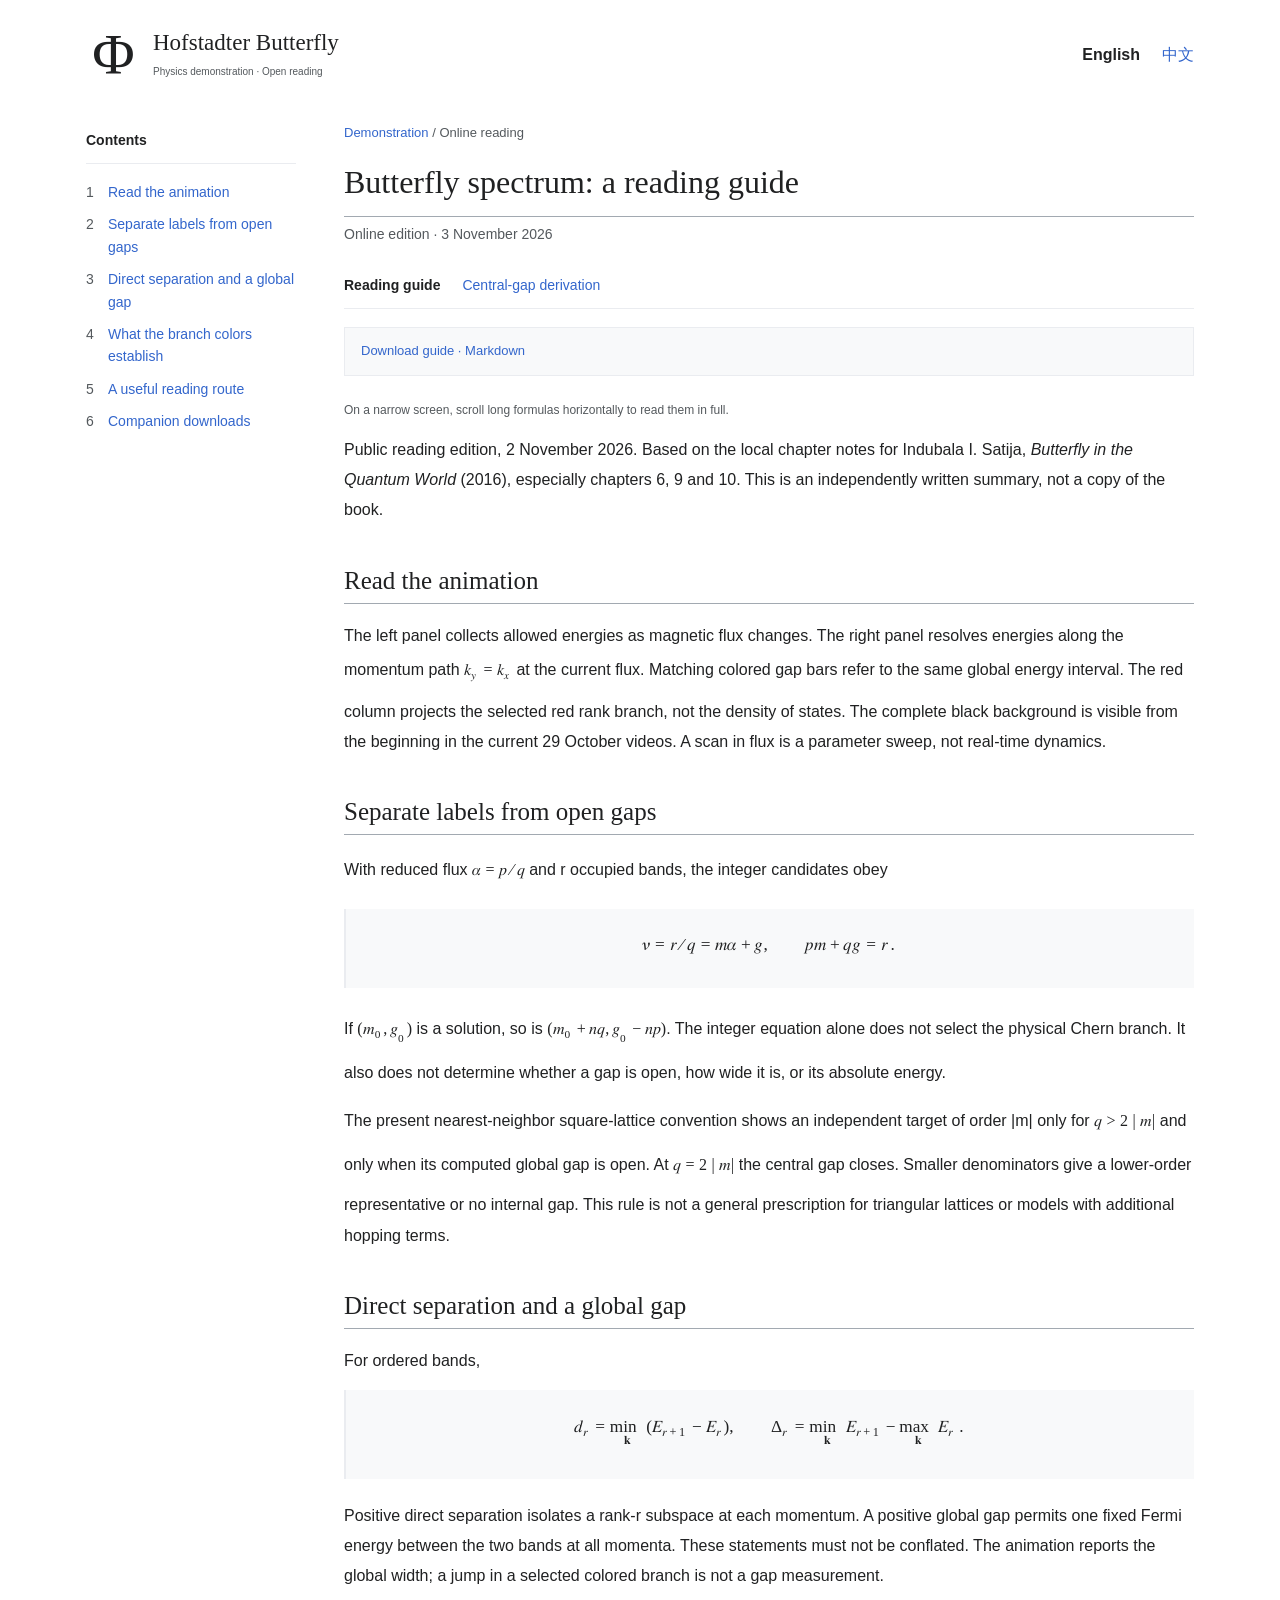
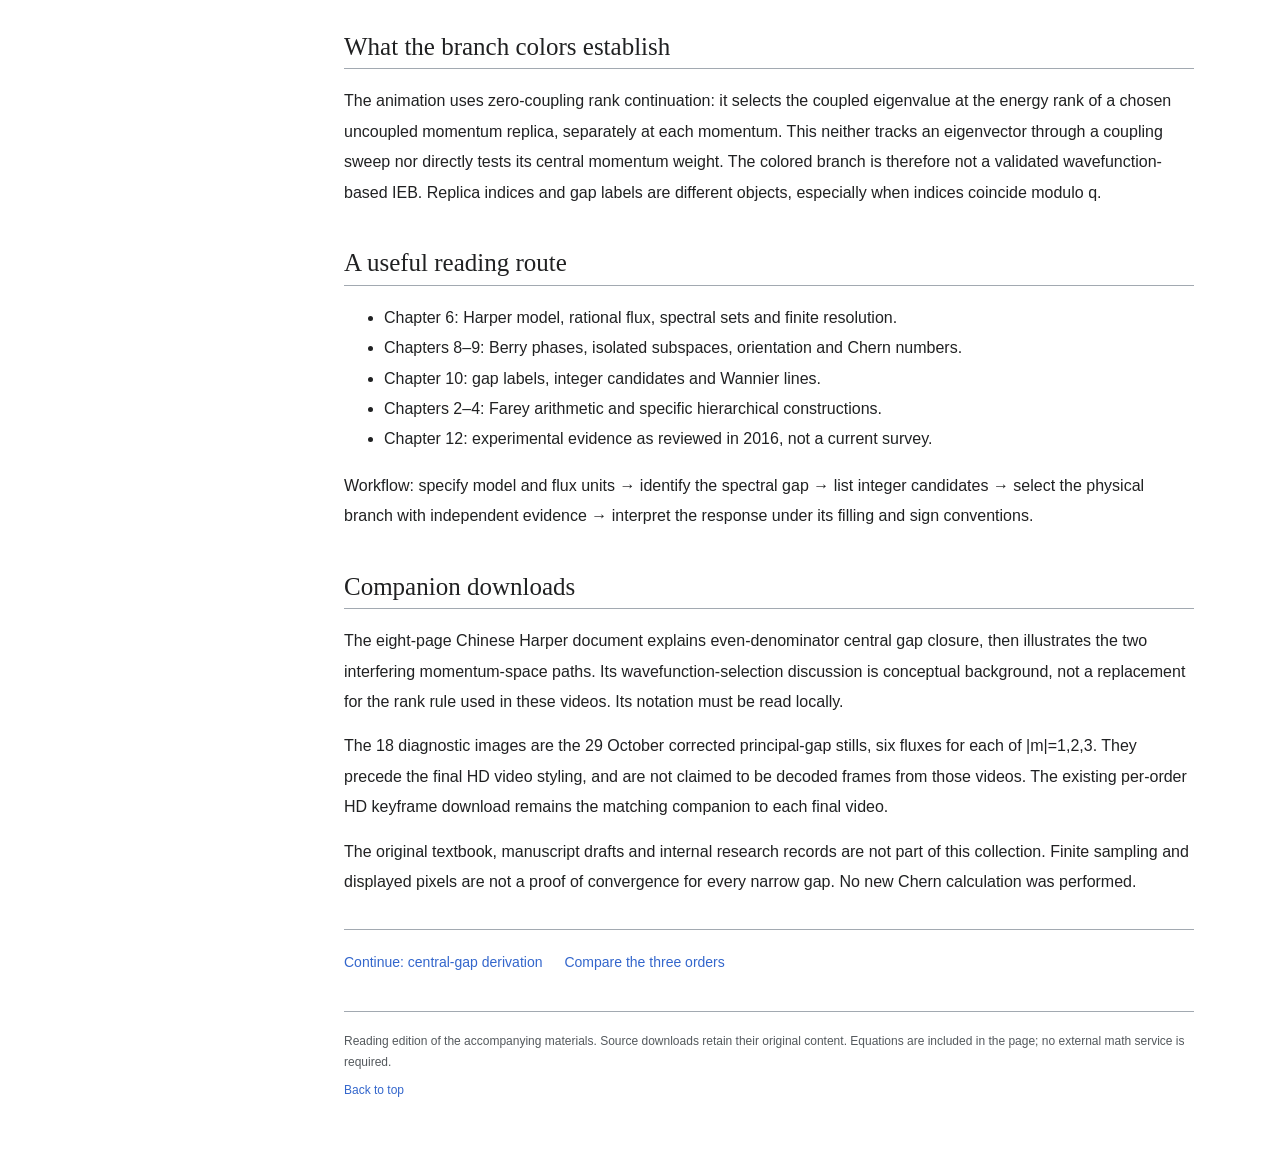
<file: reading-guide.html>
<!doctype html><html lang="en" data-theme="light"><head><meta charset="utf-8"><meta name="viewport" content="width=device-width,initial-scale=1"><title>Butterfly spectrum: a reading guide · Hofstadter Butterfly</title><meta name="description" content="Butterfly spectrum: a reading guide"><link rel="icon" href="assets/favicon.svg"><link rel="stylesheet" href="style.css?v=20261103-reading"><link rel="stylesheet" href="reading.css?v=20261103-reading"><link rel="alternate" hreflang="en" href="reading-guide.html"><link rel="alternate" hreflang="zh-CN" href="reading-guide-zh.html"></head>
<body class="reading-page"><a class="skip-link" href="#content">Skip to content</a><header class="site-header"><a class="wordmark" href="index.html"><span class="brand-symbol" aria-hidden="true">Φ</span><span><strong>Hofstadter Butterfly</strong><small>Physics demonstration · Open reading</small></span></a><nav class="reading-language" aria-label="Language / 语言"><a href="reading-guide.html" lang="en" aria-current="page">English</a><a href="reading-guide-zh.html" lang="zh-CN" >中文</a></nav></header>
<div class="page-layout" id="top"><nav class="contents" aria-label="Contents"><div class="sidebar-title">Contents</div><ol><li><a href="#section-1">Read the animation</a></li><li><a href="#section-2">Separate labels from open gaps</a></li><li><a href="#section-3">Direct separation and a global gap</a></li><li><a href="#section-4">What the branch colors establish</a></li><li><a href="#section-5">A useful reading route</a></li><li><a href="#section-6">Companion downloads</a></li></ol></nav>
<main id="content"><nav class="reading-breadcrumb"><a href="index.html#related">Demonstration</a> / Online reading</nav><h1>Butterfly spectrum: a reading guide</h1>
<p class="subtitle">Online edition · 3 November 2026</p><nav class="reading-tabs"><a href="reading-guide.html" aria-current="page">Reading guide</a><a href="central-gap.html" >Central-gap derivation</a></nav>
<div class="reading-downloads"><a href="assets/reading/butterfly-reading-en.md" download>Download guide · Markdown</a></div><p class="reading-math-hint">On a narrow screen, scroll long formulas horizontally to read them in full.</p><article><p>Public reading edition, 2 November 2026. Based on the local chapter notes for Indubala I. Satija, <em>Butterfly in the Quantum World</em> (2016), especially chapters 6, 9 and 10. This is an independently written summary, not a copy of the book.</p>
<h2 id="section-1" tabindex="-1">Read the animation</h2>
<p>The left panel collects allowed energies as magnetic flux changes. The right panel resolves energies along the momentum path <math xmlns="http://www.w3.org/1998/Math/MathML" class="equation" display="inline" aria-label="k_y=k_x"><mrow>
                              <msub><mrow><mi>k</mi></mrow><mrow><mi>y</mi></mrow></msub> <mo class="MathClass-rel" stretchy="false">=</mo> <msub><mrow><mi>k</mi></mrow><mrow><mi>x</mi></mrow></msub>
</mrow></math> at the current flux. Matching colored gap bars refer to the same global energy interval. The red column projects the selected red rank branch, not the density of states. The complete black background is visible from the beginning in the current 29 October videos. A scan in flux is a parameter sweep, not real-time dynamics.</p>
<h2 id="section-2" tabindex="-1">Separate labels from open gaps</h2>
<p>With reduced flux <math xmlns="http://www.w3.org/1998/Math/MathML" class="equation" display="inline" aria-label="\alpha=p/q"><mrow>
                              <mi>α</mi> <mo class="MathClass-rel" stretchy="false">=</mo> <mi>p</mi><mo class="MathClass-bin" stretchy="false">∕</mo><mi>q</mi>
</mrow></math> and r occupied bands, the integer candidates obey</p>
<div class="reading-equation" tabindex="0"><math xmlns="http://www.w3.org/1998/Math/MathML" class="equation" display="block" aria-label="\nu=r/q=m\alpha+g,\qquad pm+qg=r."><mrow>
                    <mi>ν</mi> <mo class="MathClass-rel" stretchy="false">=</mo> <mi>r</mi><mo class="MathClass-bin" stretchy="false">∕</mo><mi>q</mi> <mo class="MathClass-rel" stretchy="false">=</mo> <mi mathvariant="italic">𝑚𝛼</mi> <mo class="MathClass-bin" stretchy="false">+</mo> <mi>g</mi><mo class="MathClass-punc" stretchy="false">,</mo><mspace class="qquad" width="2em" /><mi mathvariant="italic">𝑝𝑚</mi> <mo class="MathClass-bin" stretchy="false">+</mo> <mi mathvariant="italic">𝑞𝑔</mi> <mo class="MathClass-rel" stretchy="false">=</mo> <mi>r</mi><mo class="MathClass-punc" stretchy="false">.</mo>
</mrow></math></div>
<p>If <math xmlns="http://www.w3.org/1998/Math/MathML" class="equation" display="inline" aria-label="(m_0,g_0)"><mrow>
                              <mo class="MathClass-open" stretchy="false">(</mo><msub><mrow><mi>m</mi></mrow><mrow><mn>0</mn></mrow></msub><mo class="MathClass-punc" stretchy="false">,</mo><msub><mrow><mi>g</mi></mrow><mrow><mn>0</mn></mrow></msub><mo class="MathClass-close" stretchy="false">)</mo>
</mrow></math> is a solution, so is <math xmlns="http://www.w3.org/1998/Math/MathML" class="equation" display="inline" aria-label="(m_0+nq,g_0-np)"><mrow>
                         <mo class="MathClass-open" stretchy="false">(</mo><msub><mrow><mi>m</mi></mrow><mrow><mn>0</mn></mrow></msub> <mo class="MathClass-bin" stretchy="false">+</mo> <mi mathvariant="italic">𝑛𝑞</mi><mo class="MathClass-punc" stretchy="false">,</mo><msub><mrow><mi>g</mi></mrow><mrow><mn>0</mn></mrow></msub> <mo class="MathClass-bin" stretchy="false">−</mo> <mi mathvariant="italic">𝑛𝑝</mi><mo class="MathClass-close" stretchy="false">)</mo>
</mrow></math>. The integer equation alone does not select the physical Chern branch. It also does not determine whether a gap is open, how wide it is, or its absolute energy.</p>
<p>The present nearest-neighbor square-lattice convention shows an independent target of order |m| only for <math xmlns="http://www.w3.org/1998/Math/MathML" class="equation" display="inline" aria-label="q&gt;2|m|"><mrow>
                             <mi>q</mi> <mo class="MathClass-rel" stretchy="false">&gt;</mo> <mn>2</mn><mo class="MathClass-rel" stretchy="false">|</mo><mi>m</mi><mo class="MathClass-rel" stretchy="false">|</mo>
</mrow></math> and only when its computed global gap is open. At <math xmlns="http://www.w3.org/1998/Math/MathML" class="equation" display="inline" aria-label="q=2|m|"><mrow>
                             <mi>q</mi> <mo class="MathClass-rel" stretchy="false">=</mo> <mn>2</mn><mo class="MathClass-rel" stretchy="false">|</mo><mi>m</mi><mo class="MathClass-rel" stretchy="false">|</mo>
</mrow></math> the central gap closes. Smaller denominators give a lower-order representative or no internal gap. This rule is not a general prescription for triangular lattices or models with additional hopping terms.</p>
<h2 id="section-3" tabindex="-1">Direct separation and a global gap</h2>
<p>For ordered bands,</p>
<div class="reading-equation" tabindex="0"><math xmlns="http://www.w3.org/1998/Math/MathML" class="equation" display="block" aria-label="d_r=\min_{\mathbf k}(E_{r+1}-E_r),\qquad&#10;\Delta_r=\min_{\mathbf k}E_{r+1}-\max_{\mathbf k}E_r."><mrow>
           <msub><mrow><mi>d</mi></mrow><mrow><mi>r</mi></mrow></msub> <mo class="MathClass-rel" stretchy="false">=</mo><munder class="msub"><mrow><mi class="qopname"> min</mi><mo> ⁡ </mo></mrow><mrow><mstyle mathvariant="bold"><mi>𝐤</mi></mstyle></mrow></munder><mo class="MathClass-open" stretchy="false">(</mo><msub><mrow><mi>E</mi></mrow><mrow><mi>r</mi><mo class="MathClass-bin" stretchy="false">+</mo><mn>1</mn></mrow></msub> <mo class="MathClass-bin" stretchy="false">−</mo> <msub><mrow><mi>E</mi></mrow><mrow><mi>r</mi></mrow></msub><mo class="MathClass-close" stretchy="false">)</mo><mo class="MathClass-punc" stretchy="false">,</mo><mspace class="qquad" width="2em" /><msub><mrow><mi mathvariant="normal">Δ</mi></mrow><mrow><mi>r</mi></mrow></msub> <mo class="MathClass-rel" stretchy="false">=</mo><munder class="msub"><mrow><mi class="qopname"> min</mi><mo> ⁡ </mo></mrow><mrow><mstyle mathvariant="bold"><mi>𝐤</mi></mstyle></mrow></munder><msub><mrow><mi>E</mi></mrow><mrow><mi>r</mi><mo class="MathClass-bin" stretchy="false">+</mo><mn>1</mn></mrow></msub> <mo class="MathClass-bin" stretchy="false">−</mo><munder class="msub"><mrow><mi class="qopname"> max</mi><mo> ⁡ </mo></mrow><mrow><mstyle mathvariant="bold"><mi>𝐤</mi></mstyle></mrow></munder><msub><mrow><mi>E</mi></mrow><mrow><mi>r</mi></mrow></msub><mo class="MathClass-punc" stretchy="false">.</mo>
</mrow></math></div>
<p>Positive direct separation isolates a rank-r subspace at each momentum. A positive global gap permits one fixed Fermi energy between the two bands at all momenta. These statements must not be conflated. The animation reports the global width; a jump in a selected colored branch is not a gap measurement.</p>
<h2 id="section-4" tabindex="-1">What the branch colors establish</h2>
<p>The animation uses zero-coupling rank continuation: it selects the coupled eigenvalue at the energy rank of a chosen uncoupled momentum replica, separately at each momentum. This neither tracks an eigenvector through a coupling sweep nor directly tests its central momentum weight. The colored branch is therefore not a validated wavefunction-based IEB. Replica indices and gap labels are different objects, especially when indices coincide modulo q.</p>
<h2 id="section-5" tabindex="-1">A useful reading route</h2>
<ul><li>Chapter 6: Harper model, rational flux, spectral sets and finite resolution.</li><li>Chapters 8–9: Berry phases, isolated subspaces, orientation and Chern numbers.</li><li>Chapter 10: gap labels, integer candidates and Wannier lines.</li><li>Chapters 2–4: Farey arithmetic and specific hierarchical constructions.</li><li>Chapter 12: experimental evidence as reviewed in 2016, not a current survey.</li></ul>
<p>Workflow: specify model and flux units → identify the spectral gap → list integer candidates → select the physical branch with independent evidence → interpret the response under its filling and sign conventions.</p>
<h2 id="section-6" tabindex="-1">Companion downloads</h2>
<p>The eight-page Chinese Harper document explains even-denominator central gap closure, then illustrates the two interfering momentum-space paths. Its wavefunction-selection discussion is conceptual background, not a replacement for the rank rule used in these videos. Its notation must be read locally.</p>
<p>The 18 diagnostic images are the 29 October corrected principal-gap stills, six fluxes for each of |m|=1,2,3. They precede the final HD video styling, and are not claimed to be decoded frames from those videos. The existing per-order HD keyframe download remains the matching companion to each final video.</p>
<p>The original textbook, manuscript drafts and internal research records are not part of this collection. Finite sampling and displayed pixels are not a proof of convergence for every narrow gap. No new Chern calculation was performed.</p></article>
<nav class="reading-next"><a href="central-gap.html">Continue: central-gap derivation</a><a href="index.html?figureView=compare#explore">Compare the three orders</a></nav>
<footer class="article-footer"><p>Reading edition of the accompanying materials. Source downloads retain their original content. Equations are included in the page; no external math service is required.</p><a href="#top">Back to top</a></footer></main></div></body></html>
</file>
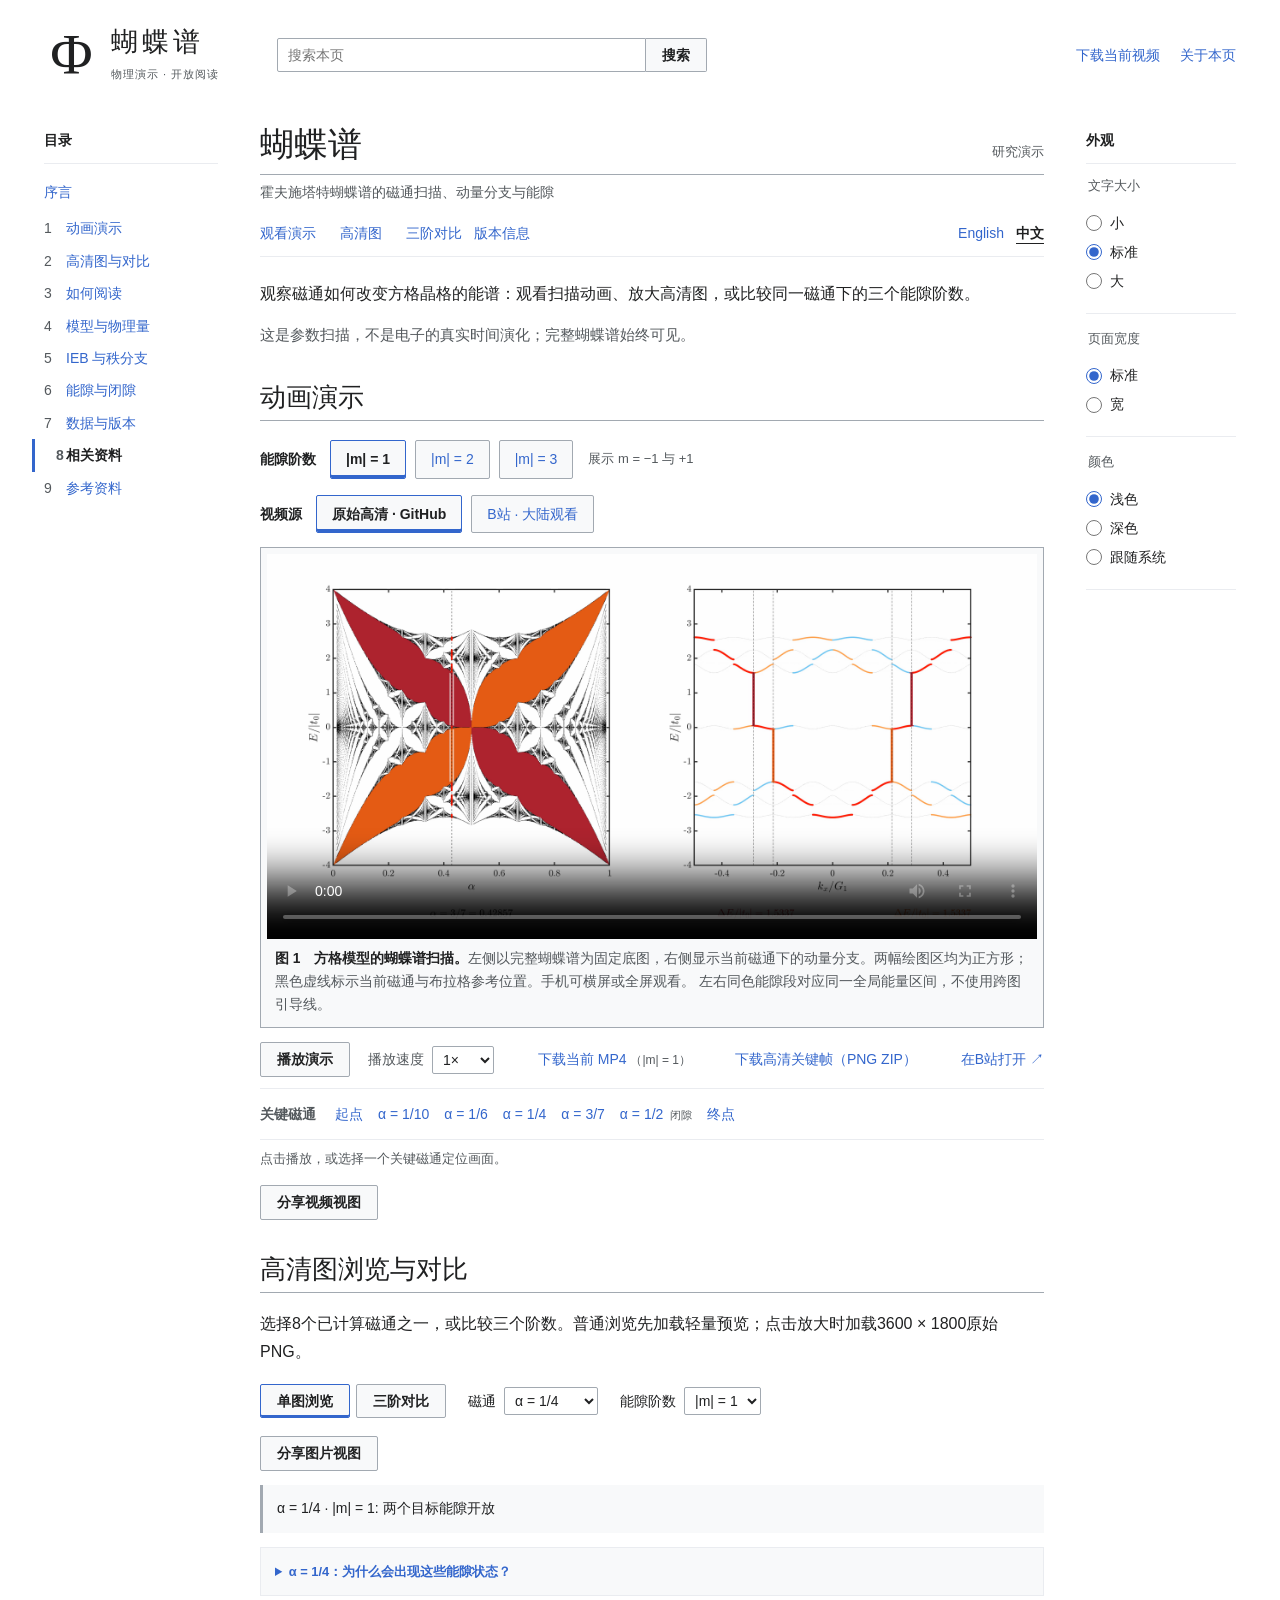
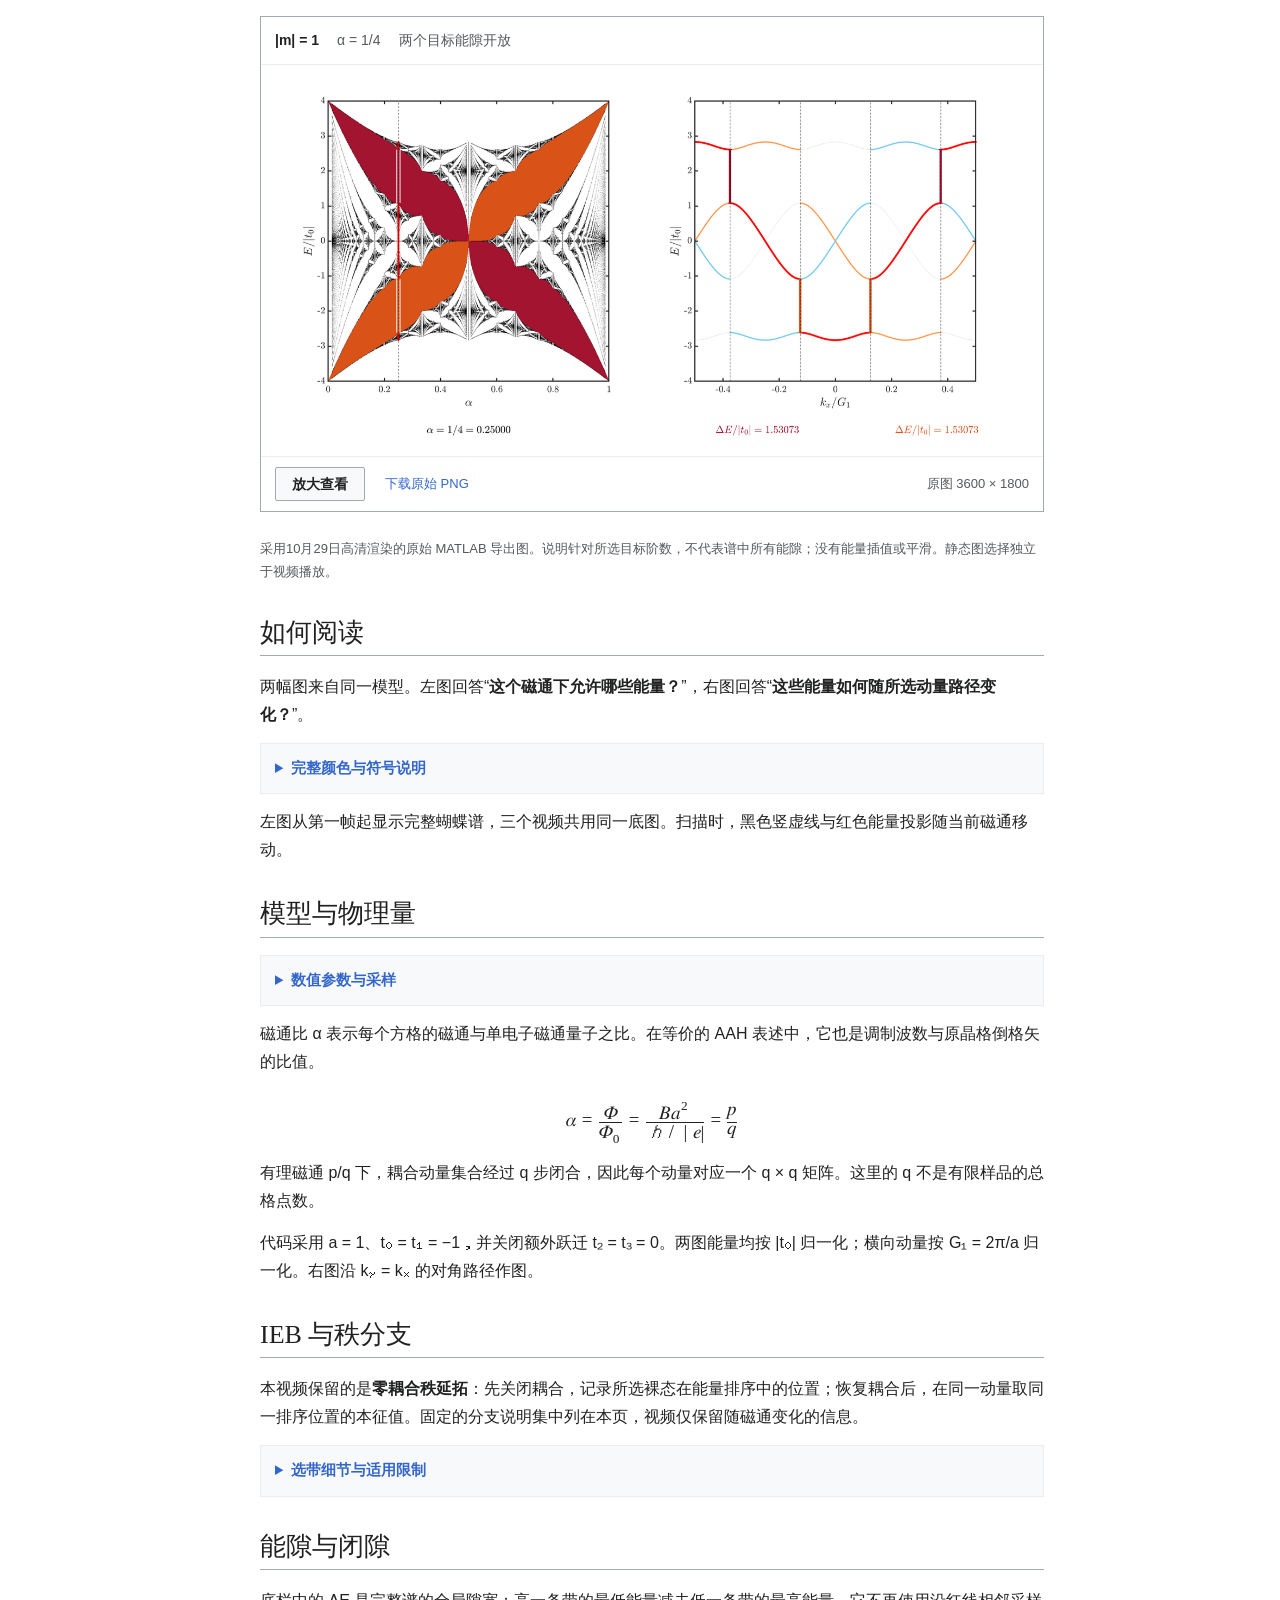
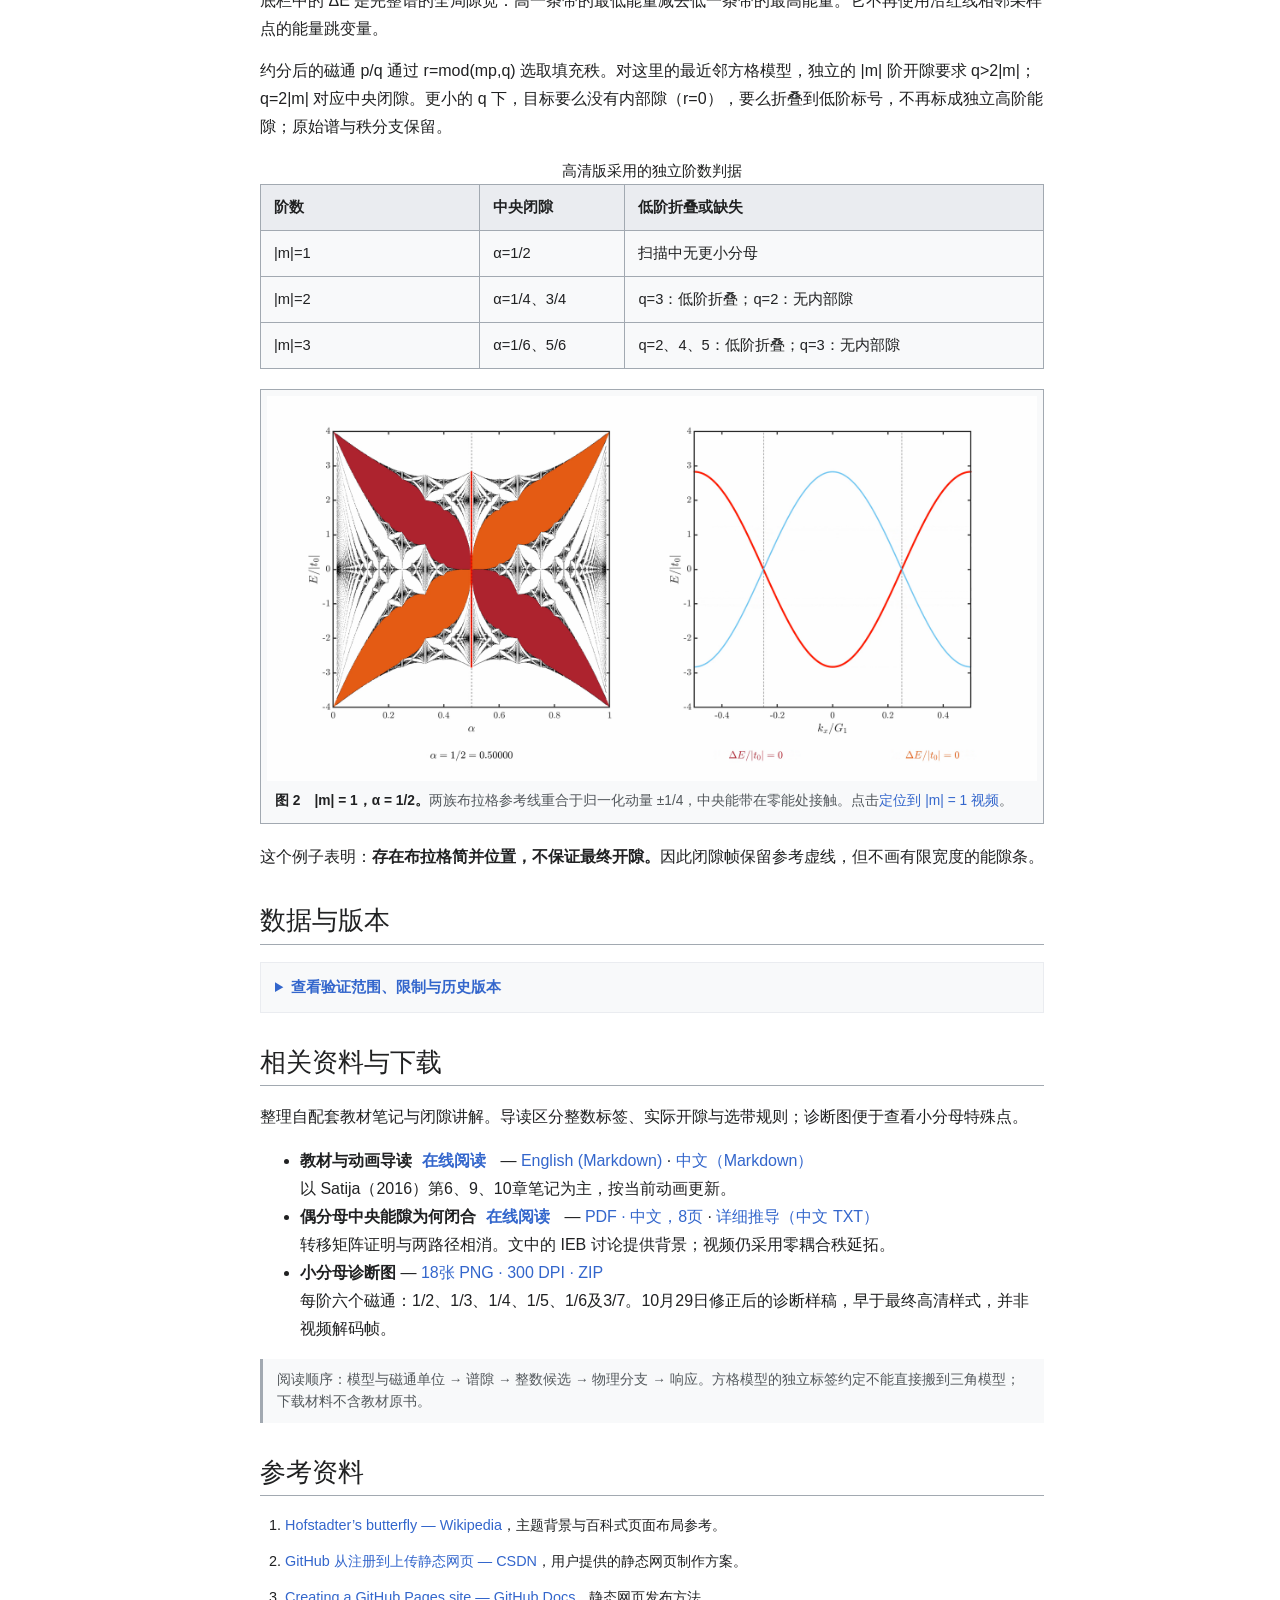
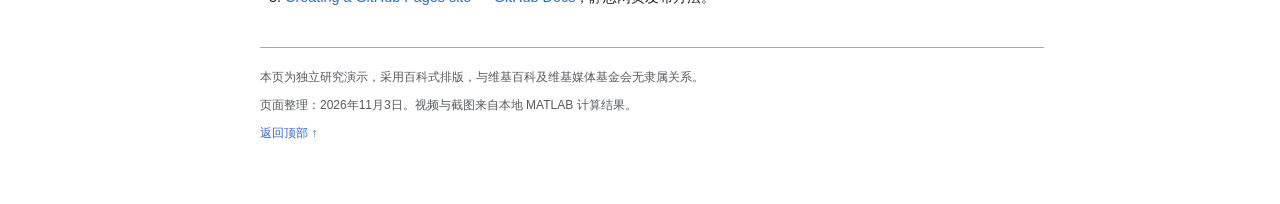
<file: zh.html>
<!DOCTYPE html>

<html data-font="standard" data-theme="light" data-width="standard" lang="zh-CN">
<head>
<meta charset="utf-8"/>
<meta content="width=device-width, initial-scale=1" name="viewport"/>
<meta content="以百科式页面观看霍夫施塔特蝴蝶谱动画，了解磁通扫描、IEB秩分支与全局能隙。" name="description"/>
<meta content="light dark" name="color-scheme"/>
<title>蝴蝶谱 · 磁通扫描演示</title>
<link href="assets/favicon.svg" rel="icon" type="image/svg+xml"/>
<link href="style.css?v=20261103-share" rel="stylesheet"/>
<script defer="" src="app.js?v=20261103-share"></script>
<link href="index.html" hreflang="en" rel="alternate"/><link href="zh.html" hreflang="zh-CN" rel="alternate"/><link href="explorer.css?v=20261103-share" rel="stylesheet"/><script defer="" src="explorer.js?v=20261103-share"></script><script defer="" src="share.js?v=20261103-share"></script></head>
<body>
<a class="skip-link" href="#content">跳到正文</a>
<header class="site-header">
<button aria-controls="toc" aria-expanded="false" aria-label="展开目录" class="icon-button mobile-menu" id="toc-toggle">☰</button>
<a aria-label="蝴蝶谱演示首页" class="wordmark" href="#top"><span aria-hidden="true" class="brand-symbol">Φ</span><span><strong>蝴蝶谱</strong><small>物理演示 · 开放阅读</small></span></a>
<form class="search" id="search-form" role="search">
<label class="sr-only" for="site-search">搜索本页</label>
<input aria-controls="search-results" autocomplete="off" id="site-search" placeholder="搜索本页" type="search"/>
<button type="submit">搜索</button>
<div class="search-results" hidden="" id="search-results" role="status"></div>
</form>
<nav aria-label="页面工具" class="header-links"><a class="current-video-download" download="" href="https://github.com/Decimator0715/butterfly-spectrum/releases/download/hd-20261029/butterfly-hd-order-1-20261029.mp4">下载当前视频</a><a href="#about">关于本页</a></nav>
<button aria-controls="appearance" aria-expanded="false" aria-label="外观设置" class="icon-button appearance-toggle" id="appearance-toggle">Aa</button>
</header>
<div class="page-layout" id="top">
<nav aria-label="目录" class="contents" id="toc">
<div class="sidebar-title">目录</div>
<a class="toc-top" href="#top">序言</a>
<ol>
<li><a href="#demonstration">动画演示</a></li>
<li id="explore-toc"><a href="#explore">高清图与对比</a></li><li><a href="#reading">如何阅读</a></li>
<li><a href="#model">模型与物理量</a></li>
<li><a href="#ieb">IEB 与秩分支</a></li>
<li><a href="#gaps">能隙与闭隙</a></li>
<li><a href="#provenance">数据与版本</a></li>
<li id="related-toc"><a href="#related">相关资料</a></li><li><a href="#references">参考资料</a></li>
</ol>
</nav>
<main id="content">
<div class="article-heading"><h1>蝴蝶谱</h1><span class="article-kind">研究演示</span></div>
<p class="subtitle">霍夫施塔特蝴蝶谱的磁通扫描、动量分支与能隙</p>
<div class="article-tabs"><nav aria-label="内容视图"><a href="#demonstration">观看演示</a><a href="#explore">高清图</a><a data-open-compare="" href="#explore">三阶对比</a></nav><a href="#provenance">版本信息</a><nav aria-label="Language / 语言" class="language-switch"><a data-language="en" href="index.html" hreflang="en" lang="en">English</a><a aria-current="page" data-language="zh" href="zh.html" hreflang="zh-CN" lang="zh-CN">中文</a></nav></div>
<p class="lead">观察磁通如何改变方格晶格的能谱：观看扫描动画、放大高清图，或比较同一磁通下的三个能隙阶数。</p>
<p class="intro-note">这是参数扫描，不是电子的真实时间演化；完整蝴蝶谱始终可见。</p>
<section aria-labelledby="demonstration-heading" data-search="动画 演示 视频 播放 磁通 扫描" id="demonstration">
<h2 id="demonstration-heading" tabindex="-1">动画演示</h2>
<div aria-label="选择能隙阶数" class="order-switcher" role="group">
<span class="order-label">能隙阶数</span>
<button aria-pressed="true" data-bvid="BV1vL4M6EEs1" data-format="3600 × 1800 · 10 fps" data-keyframes="assets/butterfly-hd-keyframes-1-20261029.zip" data-order="1" data-poster="assets/butterfly-hd-order-1-20261029.png" data-time-offset="1" data-video="https://github.com/Decimator0715/butterfly-spectrum/releases/download/hd-20261029/butterfly-hd-order-1-20261029.mp4" type="button">|m| = 1</button>
<button aria-pressed="false" data-bvid="BV12a4M6qE1A" data-format="3600 × 1800 · 10 fps" data-keyframes="assets/butterfly-hd-keyframes-2-20261029.zip" data-order="2" data-poster="assets/butterfly-hd-order-2-20261029.png" data-time-offset="1" data-video="https://github.com/Decimator0715/butterfly-spectrum/releases/download/hd-20261029/butterfly-hd-order-2-20261029.mp4" type="button">|m| = 2</button>
<button aria-pressed="false" data-bvid="BV14a4M6qEnJ" data-format="3600 × 1800 · 10 fps" data-keyframes="assets/butterfly-hd-keyframes-3-20261029.zip" data-order="3" data-poster="assets/butterfly-hd-order-3-20261029.png" data-time-offset="1" data-video="https://github.com/Decimator0715/butterfly-spectrum/releases/download/hd-20261029/butterfly-hd-order-3-20261029.mp4" type="button">|m| = 3</button>
<span id="order-description">展示 m = −1 与 +1</span>
</div>
<div aria-label="视频源" class="order-switcher" id="source-switcher" role="group">
<span class="order-label">视频源</span>
<button aria-pressed="true" data-source="github" type="button">原始高清 · GitHub</button>
<button aria-pressed="false" data-source="bilibili" type="button">B站 · 大陆观看</button></div><figure class="video-figure">
<video aria-describedby="video-caption" controls="" id="butterfly-video" playsinline="" poster="assets/butterfly-hd-order-1-20261029.png" preload="metadata">
<source src="https://github.com/Decimator0715/butterfly-spectrum/releases/download/hd-20261029/butterfly-hd-order-1-20261029.mp4" type="video/mp4"/>
            你的浏览器无法播放嵌入视频，可使用下方链接下载 MP4。
          </video><iframe allow="fullscreen; picture-in-picture" allowfullscreen="" hidden="" id="bilibili-player" title="B站蝴蝶谱视频"></iframe>
<figcaption id="video-caption"><strong>图 1　方格模型的蝴蝶谱扫描。</strong>左侧以完整蝴蝶谱为固定底图，右侧显示当前磁通下的动量分支。两幅绘图区均为正方形；黑色虚线标示当前磁通与布拉格参考位置。手机可横屏或全屏观看。 左右同色能隙段对应同一全局能量区间，不使用跨图引导线。</figcaption>
</figure>
<div class="player-toolbar">
<button class="wiki-button" id="play-toggle" type="button">播放演示</button>
<label class="rate-label">播放速度 <select aria-label="播放速度" id="playback-rate"><option value="0.5">0.5×</option><option selected="" value="1">1×</option><option value="1.5">1.5×</option><option value="2">2×</option></select></label>
<a class="download-link current-video-download" download="" href="https://github.com/Decimator0715/butterfly-spectrum/releases/download/hd-20261029/butterfly-hd-order-1-20261029.mp4">下载当前 MP4 <span id="download-order">（|m| = 1）</span></a>
<a class="download-link" download="" href="assets/butterfly-hd-keyframes-1-20261029.zip" id="keyframe-download">下载高清关键帧（PNG ZIP）</a><a class="download-link" href="https://www.bilibili.com/video/BV1vL4M6EEs1/" id="bilibili-open" rel="noopener noreferrer" target="_blank">在B站打开 ↗</a></div>
<div aria-label="关键磁通跳转" class="chapter-navigation">
<span class="chapter-label">关键磁通</span>
<button data-base-time="0.15" data-label="起点：α = 1/70" data-time="0.15" type="button">起点</button>
<button data-base-time="14.75" data-label="α = 1/10" data-time="15.75" type="button">α = 1/10</button>
<button data-base-time="24.95" data-label="α = 1/6" data-time="25.95" type="button">α = 1/6</button>
<button data-base-time="37.35" data-label="α = 1/4" data-time="38.35" type="button">α = 1/4</button>
<button data-base-time="64.05" data-label="α = 3/7" data-time="65.05" type="button">α = 3/7</button>
<button data-base-time="74.75" data-label="α = 1/2" data-time="75.75" type="button">α = 1/2 <small id="half-flux-state">闭隙</small></button>
<button data-base-time="149.35" data-label="终点：α = 69/70" data-time="150.35" type="button">终点</button>
</div>
<p aria-live="polite" class="player-status" id="player-status" role="status">点击播放，或选择一个关键磁通定位画面。</p><div class="view-share"><button class="wiki-button" data-share-view="demonstration" type="button">分享视频视图</button><span aria-live="polite" class="share-status" role="status"></span><div class="share-result" hidden=""><label for="share-demonstration">本次视图的链接</label><input class="share-url" id="share-demonstration" readonly="" type="text"/><p class="share-note"></p></div></div><noscript id="bilibili-noscript"><p>Bilibili: <a href="https://www.bilibili.com/video/BV1vL4M6EEs1/">|m| = 1</a> · <a href="https://www.bilibili.com/video/BV12a4M6qE1A/">|m| = 2</a> · <a href="https://www.bilibili.com/video/BV14a4M6qEnJ/">|m| = 3</a></p></noscript>
<noscript><p>JavaScript 未启用。可播放默认视频，或下载 <a href="https://github.com/Decimator0715/butterfly-spectrum/releases/download/hd-20261029/butterfly-hd-order-1-20261029.mp4">|m| = 1</a>、<a href="https://github.com/Decimator0715/butterfly-spectrum/releases/download/hd-20261029/butterfly-hd-order-2-20261029.mp4">|m| = 2</a>、<a href="https://github.com/Decimator0715/butterfly-spectrum/releases/download/hd-20261029/butterfly-hd-order-3-20261029.mp4">|m| = 3</a>。</p></noscript>
</section><section aria-labelledby="explore-heading" data-search="HD image figures compare flux zoom 高清 图片 放大 对比" id="explore">
<h2 id="explore-heading" tabindex="-1">高清图浏览与对比</h2>
<p>选择8个已计算磁通之一，或比较三个阶数。普通浏览先加载轻量预览；点击放大时加载3600 × 1800原始 PNG。</p>
<div class="image-controls"><div aria-label="图像视图" class="image-mode" role="group"><button aria-pressed="true" class="wiki-button" data-image-mode="single" type="button">单图浏览</button><button aria-pressed="false" class="wiki-button" data-image-mode="compare" type="button">三阶对比</button></div>
<label> 磁通 <select id="image-flux"><option value="1/70">α = 1/70</option><option value="1/10">α = 1/10</option><option value="1/6">α = 1/6</option><option selected="" value="1/4">α = 1/4</option><option value="1/3">α = 1/3</option><option value="3/7">α = 3/7</option><option value="1/2">α = 1/2</option><option value="69/70">α = 69/70</option></select></label><label id="image-order-label">能隙阶数 <select id="image-order"><option value="1">|m| = 1</option><option value="2">|m| = 2</option><option value="3">|m| = 3</option></select></label></div>
<div hidden="" id="linked-entry"><button class="wiki-button" id="linked-enlarge" type="button">三阶联动放大</button><p class="image-provenance">缩放或移动任意一张图，同步查看三个阶数的相同图像区域；打开联动放大时才加载高清原图。</p></div>
<div class="view-share"><button class="wiki-button" data-share-view="explore" type="button">分享图片视图</button><span aria-live="polite" class="share-status" role="status"></span><div class="share-result" hidden=""><label for="share-explore">本次视图的链接</label><input class="share-url" id="share-explore" readonly="" type="text"/><p class="share-note"></p></div></div><p aria-live="polite" class="comparison-note" id="comparison-note" role="status">α = 1/4 · |m|=1：两个目标能隙开放。</p>
<details class="technical-disclosure" id="flux-explanation"><summary id="flux-explanation-title">为什么会出现这些能隙状态？</summary><p id="flux-explanation-scope"></p><ul id="flux-explanation-items"></ul><p id="flux-explanation-limit"></p><a href="central-gap-zh.html#section-3">中央闭隙证明</a> · <a href="central-gap-zh.html#section-4">整数标签对应</a> · <a href="reading-guide-zh.html#section-3">直接间隔与全局隙</a></details>
<div class="keyframe-list"><figure class="keyframe-card" data-image-order="1">
<figcaption><strong>|m| = 1</strong> <span class="keyframe-flux">α = 1/4</span> <span class="keyframe-status">两个目标能隙开放</span></figcaption>
<a aria-label="放大图像 |m| = 1, α = 1/4" class="image-open" href="assets/keyframes/m1-alpha-1-4.png"><img alt="|m| = 1, α = 1/4; 两个目标能隙开放" height="720" loading="lazy" src="assets/keyframes/previews/m1-alpha-1-4.webp" width="1440"/></a>
<div class="image-actions"><button class="wiki-button enlarge-image" type="button">放大查看</button><a class="single-image-download" download="" href="assets/keyframes/m1-alpha-1-4.png">下载原始 PNG</a><span>原图 3600 × 1800</span></div></figure><figure class="keyframe-card" data-image-order="2" hidden="">
<figcaption><strong>|m| = 2</strong> <span class="keyframe-flux">α = 1/4</span> <span class="keyframe-status">中央能隙闭合</span></figcaption>
<a aria-label="放大图像 |m| = 2, α = 1/4" class="image-open" href="assets/keyframes/m2-alpha-1-4.png"><img alt="|m| = 2, α = 1/4; 中央能隙闭合" height="720" loading="lazy" width="1440"/></a>
<div class="image-actions"><button class="wiki-button enlarge-image" type="button">放大查看</button><a class="single-image-download" download="" href="assets/keyframes/m2-alpha-1-4.png">下载原始 PNG</a><span>原图 3600 × 1800</span></div></figure><figure class="keyframe-card" data-image-order="3" hidden="">
<figcaption><strong>|m| = 3</strong> <span class="keyframe-flux">α = 1/4</span> <span class="keyframe-status">折叠为低阶标签</span></figcaption>
<a aria-label="放大图像 |m| = 3, α = 1/4" class="image-open" href="assets/keyframes/m3-alpha-1-4.png"><img alt="|m| = 3, α = 1/4; 折叠为低阶标签" height="720" loading="lazy" width="1440"/></a>
<div class="image-actions"><button class="wiki-button enlarge-image" type="button">放大查看</button><a class="single-image-download" download="" href="assets/keyframes/m3-alpha-1-4.png">下载原始 PNG</a><span>原图 3600 × 1800</span></div></figure></div><p class="image-provenance">采用10月29日高清渲染的原始 MATLAB 导出图。说明针对所选目标阶数，不代表谱中所有能隙；没有能量插值或平滑。静态图选择独立于视频播放。</p>
<noscript><p>启用 JavaScript 可选择其他磁通并对比阶数；当前 PNG 仍可直接打开和下载。</p></noscript></section>
<section aria-labelledby="reading-heading" data-search="如何阅读 左图 右图 颜色 红色 图例 黑色 竖线" id="reading">
<h2 id="reading-heading" tabindex="-1">如何阅读</h2>
<p>两幅图来自同一模型。左图回答“<strong>这个磁通下允许哪些能量？</strong>”，右图回答“<strong>这些能量如何随所选动量路径变化？</strong>”。</p>
<details class="technical-disclosure legend-details"><summary>完整颜色与符号说明</summary><table class="wikitable legend-table"><caption class="sr-only">图中元素与物理含义对照</caption><thead><tr><th scope="col">图中元素</th><th scope="col">含义</th></tr></thead><tbody>
<tr><th scope="row"><span class="swatch black"></span>黑色谱背景</th><td>原计算代码的黑色散点谱：大分母磁通用21个对角动量点，小分母磁通用201×201动量网格。线条深浅不表示态密度。</td></tr>
<tr><th scope="row"><span class="swatch wine"></span><span class="swatch orange"></span>酒红与深橙填充</th><td>两族目标能隙。酒红对应负能隙标签，深橙对应正能隙标签，颜色不按能量正负命名。</td></tr>
<tr><th scope="row"><span class="swatch red"></span>左图红点列</th><td>当前帧右图红色主秩分支的能量投影；不同红点来自不同动量。</td></tr>
<tr><th scope="row"><span class="swatch gray"></span>右图浅灰谱线</th><td>沿所画动量路径计算的全部本征值。</td></tr>
<tr><th scope="row"><span class="swatch red"></span><span class="swatch peach"></span><span class="swatch cyan"></span>右图彩色分支</th><td>选择 |m| = M 时，分别按中心、−M 副本、+M 副本裸态的能量排序位置选择分支。</td></tr>
<tr><th scope="row">竖虚线与粗彩条</th><td>黑色虚线表示布拉格参考位置；左右同色隙段及端帽标示相同的全局能隙上下边界。新版只标注独立的目标阶数能隙。</td></tr>
</tbody></table></details>
<p>左图从第一帧起显示完整蝴蝶谱，三个视频共用同一底图。扫描时，黑色竖虚线与红色能量投影随当前磁通移动。</p>
</section>
<section aria-labelledby="model-heading" data-search="模型 物理量 参数 alpha α 磁通 哈珀 Harper t0 q 单位 能量" id="model">
<h2 id="model-heading" tabindex="-1">模型与物理量</h2>
<details class="technical-disclosure parameter-details"><summary>数值参数与采样</summary><aside aria-label="演示参数" class="infobox"><h3>演示参数</h3><dl><dt>模型</dt><dd>等跃迁最近邻方格</dd><dt>动画扫描</dt><dd>1493个扫描项；1282个不同有理磁通，q≤70</dd><dt>黑谱采样</dt><dd>q ≤ 70; nn = 21, nn_spe = 201</dd><dt>彩色能隙</dt><dd>1201 个均匀磁通，Δα = 1/1200</dd><dt>动量采样</dt><dd>每帧 2000 点</dd><dt>视频长度</dt><dd>150.3 秒</dd><dt>输出规格</dt><dd id="video-format-value">3600 × 1800 · 10 fps</dd></dl></aside></details>
<p>磁通比 <var>α</var> 表示每个方格的磁通与单电子磁通量子之比。在等价的 AAH 表述中，它也是调制波数与原晶格倒格矢的比值。</p>
<div aria-label="alpha等于磁通除以磁通量子，也等于p除以q" class="equation"><math display="block" xmlns="http://www.w3.org/1998/Math/MathML"><mi>α</mi><mo>=</mo><mfrac><mi>Φ</mi><msub><mi>Φ</mi><mn>0</mn></msub></mfrac><mo>=</mo><mfrac><mrow><mi>B</mi><msup><mi>a</mi><mn>2</mn></msup></mrow><mrow><mi>h</mi><mo>/</mo><mo>|</mo><mi>e</mi><mo>|</mo></mrow></mfrac><mo>=</mo><mfrac><mi>p</mi><mi>q</mi></mfrac></math></div>
<p>有理磁通 <var>p/q</var> 下，耦合动量集合经过 <var>q</var> 步闭合，因此每个动量对应一个 <var>q × q</var> 矩阵。这里的 <var>q</var> 不是有限样品的总格点数。</p>
<p>代码采用 <var>a = 1</var>、<var>t₀ = t₁ = −1</var>，并关闭额外跃迁 <var>t₂ = t₃ = 0</var>。两图能量均按 <var>|t₀|</var> 归一化；横向动量按 <var>G₁ = 2π/a</var> 归一化。右图沿 <var>kᵧ = kₓ</var> 的对角路径作图。</p>
</section>
<section aria-labelledby="ieb-heading" data-search="IEB 秩分支 复制带 零耦合 选带 动量 权重" id="ieb">
<h2 id="ieb-heading" tabindex="-1">IEB 与秩分支</h2>
<p>本视频保留的是<strong>零耦合秩延拓</strong>：先关闭耦合，记录所选裸态在能量排序中的位置；恢复耦合后，在同一动量取同一排序位置的本征值。固定的分支说明集中列在本页，视频仅保留随磁通变化的信息。</p><details class="technical-disclosure ieb-details"><summary>选带细节与适用限制</summary><p>它是一种分支着色规则，未直接检验耦合波函数的中心动量权重，也没有通过连续改变耦合强度追踪波函数。因此，当前红线不被当作已经认证的波函数型 IEB。</p><p>分支副本编号与能隙整数标签有联系，但不能见到同一个字母就直接等同。当前代码约定下，在正侧布拉格位置，正能隙标签 +M 对应与 −M 裸副本的简并，负能隙标签 −M 对应与 +M 裸副本的简并。有理磁通下，副本编号按模 q 归并，因此某些分支会重合。</p></details>
</section>
<section aria-labelledby="gaps-heading" data-search="能隙 闭隙 布拉格 Bragg 半磁通 1/2 delta ΔE" id="gaps">
<h2 id="gaps-heading" tabindex="-1">能隙与闭隙</h2>
<p>底栏中的 <var>ΔE</var> 是完整谱的全局隙宽：高一条带的最低能量减去低一条带的最高能量。它不再使用沿红线相邻采样点的能量跳变量。</p>
<p>约分后的磁通 p/q 通过 r=mod(mp,q) 选取填充秩。对这里的最近邻方格模型，独立的 |m| 阶开隙要求 q&gt;2|m|；q=2|m| 对应中央闭隙。更小的 q 下，目标要么没有内部隙（r=0），要么折叠到低阶标号，不再标成独立高阶能隙；原始谱与秩分支保留。</p>
<table class="wikitable"><caption>高清版采用的独立阶数判据</caption><thead><tr><th>阶数</th><th>中央闭隙</th><th>低阶折叠或缺失</th></tr></thead><tbody><tr><th>|m|=1</th><td>α=1/2</td><td>扫描中无更小分母</td></tr><tr><th>|m|=2</th><td>α=1/4、3/4</td><td>q=3：低阶折叠；q=2：无内部隙</td></tr><tr><th>|m|=3</th><td>α=1/6、5/6</td><td>q=2、4、5：低阶折叠；q=3：无内部隙</td></tr></tbody></table>
<figure class="example-figure"><img alt="半磁通画面：右图两支在零能处接触，底栏两条目标能隙宽度均为零。" height="1800" loading="lazy" src="assets/butterfly-hd-order-1-half-20261029.png" width="3600"/><figcaption><strong>图 2　|m| = 1，α = 1/2。</strong>两族布拉格参考线重合于归一化动量 ±1/4，中央能带在零能处接触。点击<a data-seek="75.75" data-seek-order="1" href="#demonstration">定位到 |m| = 1 视频</a>。</figcaption></figure>
<p>这个例子表明：<strong>存在布拉格简并位置，不保证最终开隙。</strong>因此闭隙帧保留参考虚线，但不画有限宽度的能隙条。</p>
</section>
<section aria-labelledby="provenance-heading" data-search="数据 版本 来源 修复 采样 验证 时间" id="provenance">
<h2 id="provenance-heading" tabindex="-1">数据与版本</h2>
<details class="technical-disclosure version-details"><summary>查看验证范围、限制与历史版本</summary><p>新版使用完整黑色高清底谱、正方形绘图区、LaTeX坐标和零耦合秩延拓；α数值位于左图下方，与能隙宽度平齐。网页直接播放 <a href="https://github.com/Decimator0715/butterfly-spectrum/releases/tag/hd-20261029">GitHub Release</a> 中的3600×1800原始高清文件，没有另做网页有损转码。旧版继续保留。</p><p>10月28日填色底谱旧版：<a download="" href="assets/butterfly-filled-order-1-20261028.mp4">|m| = 1</a> · <a download="" href="assets/butterfly-filled-order-2-20261028.mp4">|m| = 2</a> · <a download="" href="assets/butterfly-filled-order-3-20261028.mp4">|m| = 3</a></p><p>最初版本：<a download="" href="assets/butterfly-spectrum.mp4">21 October 2026 MP4</a></p><p>同日较早的均匀谱底图版本也保留：<a download="" href="assets/butterfly-order-1-20261028.mp4">|m| = 1 旧版</a> · <a download="" href="assets/butterfly-order-2-20261028.mp4">|m| = 2 旧版</a> · <a download="" href="assets/butterfly-order-3-20261028.mp4">|m| = 3 旧版</a>。</p><table class="wikitable"><tbody><tr><th scope="row">视频验收</th><td>高清版：每段1503帧全帧解码检查，3600×1800、10fps。旧版保持原尺寸。</td></tr><tr><th scope="row">采样范围</th><td>保留原1493个扫描项及其重复值，其中有1282个不同的约分有理磁通，q≤70。黑谱按原码使用nn=21的大分母对角动量点和nn_spe=201的小分母二维网格，q=10两组重叠保留。彩色能隙使用α=j/1200网格；这不是无理磁通下无限维算符的直接求解。</td></tr><tr><th scope="row">背景与能隙标线</th><td>静态黑谱从原始散点高分辨率导出后复用。高清版的目标填色排除闭隙、缺失和低阶折叠；动态隙段使用当前扫描磁通，左右同色并带端帽。</td></tr><tr><th scope="row">保留的限制</th><td>黑谱保留原代码的有限动量采样，图像受像素分辨率限制，极窄隙可能不可见；未对能量或带边作平滑、插值。IEB 的原简并端点排序约定保留，未新增 Chern 数计算。</td></tr></tbody></table><p class="version-note" id="video-version-note"><strong>高清版本。</strong>三个阶数均已更新为10月29日高清版。</p></details>
</section>
<section aria-labelledby="related-heading" data-search="reading resources textbook Harper closure diagnostic PDF 教材 资料 中央闭隙" id="related"><h2 id="related-heading" tabindex="-1">相关资料与下载</h2>
<p>整理自配套教材笔记与闭隙讲解。导读区分整数标签、实际开隙与选带规则；诊断图便于查看小分母特殊点。</p>
<ul>
<li><strong>教材与动画导读</strong><a class="online-reading-link" href="reading-guide-zh.html">在线阅读</a> — <a download="" href="assets/reading/butterfly-reading-en.md">English (Markdown)</a> · <a download="" href="assets/reading/butterfly-reading-zh.md">中文（Markdown）</a><br/>以 Satija（2016）第6、9、10章笔记为主，按当前动画更新。</li>
<li><strong>偶分母中央能隙为何闭合</strong><a class="online-reading-link" href="central-gap-zh.html">在线阅读</a> — <a href="assets/reading/harper-central-gap-zh.pdf">PDF · 中文，8页</a> · <a download="" href="assets/reading/harper-central-gap-derivation-zh.txt">详细推导（中文 TXT）</a><br/>转移矩阵证明与两路径相消。文中的 IEB 讨论提供背景；视频仍采用零耦合秩延拓。</li>
<li><strong>小分母诊断图</strong> — <a download="" href="assets/reading/principal-gap-diagnostics-300dpi.zip">18张 PNG · 300 DPI · ZIP</a><br/>每阶六个磁通：1/2、1/3、1/4、1/5、1/6及3/7。10月29日修正后的诊断样稿，早于最终高清样式，并非视频解码帧。</li>
</ul>
<p class="version-note">阅读顺序：模型与磁通单位 → 谱隙 → 整数候选 → 物理分支 → 响应。方格模型的独立标签约定不能直接搬到三角模型；下载材料不含教材原书。</p></section><section aria-labelledby="references-heading" data-search="参考资料 链接 GitHub Pages 教程 Wiki 百科" id="references">
<h2 id="references-heading" tabindex="-1">参考资料</h2>
<ol class="references"><li><a href="https://en.wikipedia.org/wiki/Hofstadter%27s_butterfly" rel="noopener noreferrer" target="_blank">Hofstadter’s butterfly — Wikipedia</a>，主题背景与百科式页面布局参考。</li><li><a href="https://blog.csdn.net/qq_52793095/article/details/134743440" rel="noopener noreferrer" target="_blank">GitHub 从注册到上传静态网页 — CSDN</a>，用户提供的静态网页制作方案。</li><li><a href="https://docs.github.com/en/pages/getting-started-with-github-pages/creating-a-github-pages-site" rel="noopener noreferrer" target="_blank">Creating a GitHub Pages site — GitHub Docs</a>，静态网页发布方法。</li></ol>
</section>
<footer class="article-footer" id="about"><p>本页为独立研究演示，采用百科式排版，与维基百科及维基媒体基金会无隶属关系。</p><p>页面整理：<time datetime="2026-11-03">2026年11月3日</time>。视频与截图来自本地 MATLAB 计算结果。</p><a href="#top">返回顶部 ↑</a></footer>
</main>
<aside aria-label="外观设置" class="appearance" id="appearance">
<div class="sidebar-title">外观</div>
<fieldset><legend>文字大小</legend><label><input name="font" type="radio" value="small"/>小</label><label><input checked="" name="font" type="radio" value="standard"/>标准</label><label><input name="font" type="radio" value="large"/>大</label></fieldset>
<fieldset><legend>页面宽度</legend><label><input checked="" name="width" type="radio" value="standard"/>标准</label><label><input name="width" type="radio" value="wide"/>宽</label></fieldset>
<fieldset><legend>颜色</legend><label><input checked="" name="theme" type="radio" value="light"/>浅色</label><label><input name="theme" type="radio" value="dark"/>深色</label><label><input name="theme" type="radio" value="system"/>跟随系统</label></fieldset>
</aside>
</div>
<button aria-label="关闭侧栏" class="page-backdrop" hidden="" id="page-backdrop"></button>
<dialog aria-labelledby="image-dialog-title" id="image-dialog"><div class="image-dialog-heading"><strong id="image-dialog-title"></strong><button class="wiki-button" id="image-close" type="button">关闭 ×</button></div>
<div class="zoom-controls"><button aria-label="缩小" class="wiki-button" id="zoom-out" type="button">−</button><output aria-live="polite" id="zoom-value"></output><button aria-label="放大" class="wiki-button" id="zoom-in" type="button">+</button><button class="wiki-button" id="zoom-fit" type="button">适应窗口</button><button class="wiki-button" id="zoom-native" type="button">100%</button><a download="" id="zoom-download">下载原始 PNG</a></div>
<p class="zoom-help">使用 + / − 缩放，拖动或滚动查看细节；触屏可滑动查看。按 Esc 关闭。</p>
<div aria-label="可滚动的高清图像" id="image-viewport" tabindex="0"><img alt="" draggable="false" id="zoom-image"/></div><p id="zoom-status" role="status"></p></dialog><dialog aria-labelledby="linked-title" id="linked-dialog"><div class="image-dialog-heading"><strong id="linked-title"></strong><button class="wiki-button" id="linked-close" type="button">关闭 ×</button></div>
<div class="zoom-controls"><button aria-label="同步缩小" class="wiki-button" id="linked-out" type="button">−</button><output aria-live="polite" id="linked-value"></output><button aria-label="同步放大" class="wiki-button" id="linked-in" type="button">+</button><button class="wiki-button" id="linked-fit" type="button">全部适应窗口</button><button class="wiki-button" id="linked-native" type="button">100%</button></div>
<p class="zoom-help">三张图始终联动。用 + / − 同步缩放，拖动、滚动或滑动任意图像可同步移动；聚焦图像后可用方向键移动。Esc 关闭。</p>
<div class="linked-panes"><section class="linked-pane" data-linked-order="1">
<div class="linked-pane-heading"><strong>|m| = 1</strong><span class="linked-state"></span><a class="linked-download" download="">原始 PNG</a></div>
<div aria-label="移动图像 |m| = 1" class="linked-viewport" tabindex="0"><div class="linked-canvas"><img alt="" draggable="false" height="1800" width="3600"/></div></div>
<p class="linked-load" role="status"></p></section><section class="linked-pane" data-linked-order="2">
<div class="linked-pane-heading"><strong>|m| = 2</strong><span class="linked-state"></span><a class="linked-download" download="">原始 PNG</a></div>
<div aria-label="移动图像 |m| = 2" class="linked-viewport" tabindex="0"><div class="linked-canvas"><img alt="" draggable="false" height="1800" width="3600"/></div></div>
<p class="linked-load" role="status"></p></section><section class="linked-pane" data-linked-order="3">
<div class="linked-pane-heading"><strong>|m| = 3</strong><span class="linked-state"></span><a class="linked-download" download="">原始 PNG</a></div>
<div aria-label="移动图像 |m| = 3" class="linked-viewport" tabindex="0"><div class="linked-canvas"><img alt="" draggable="false" height="1800" width="3600"/></div></div>
<p class="linked-load" role="status"></p></section></div></dialog><script id="keyframe-data" type="application/json">{"1:1/70": {"src": "assets/keyframes/m1-alpha-1-70.png", "preview": "assets/keyframes/previews/m1-alpha-1-70.webp", "state": "open", "p": 1, "q": 70, "order": 1}, "1:1/10": {"src": "assets/keyframes/m1-alpha-1-10.png", "preview": "assets/keyframes/previews/m1-alpha-1-10.webp", "state": "open", "p": 1, "q": 10, "order": 1}, "1:1/6": {"src": "assets/keyframes/m1-alpha-1-6.png", "preview": "assets/keyframes/previews/m1-alpha-1-6.webp", "state": "open", "p": 1, "q": 6, "order": 1}, "1:1/4": {"src": "assets/keyframes/m1-alpha-1-4.png", "preview": "assets/keyframes/previews/m1-alpha-1-4.webp", "state": "open", "p": 1, "q": 4, "order": 1}, "1:1/3": {"src": "assets/keyframes/m1-alpha-1-3.png", "preview": "assets/keyframes/previews/m1-alpha-1-3.webp", "state": "open", "p": 1, "q": 3, "order": 1}, "1:3/7": {"src": "assets/keyframes/m1-alpha-3-7.png", "preview": "assets/keyframes/previews/m1-alpha-3-7.webp", "state": "open", "p": 3, "q": 7, "order": 1}, "1:1/2": {"src": "assets/keyframes/m1-alpha-1-2.png", "preview": "assets/keyframes/previews/m1-alpha-1-2.webp", "state": "closed", "p": 1, "q": 2, "order": 1}, "1:69/70": {"src": "assets/keyframes/m1-alpha-69-70.png", "preview": "assets/keyframes/previews/m1-alpha-69-70.webp", "state": "open", "p": 69, "q": 70, "order": 1}, "2:1/70": {"src": "assets/keyframes/m2-alpha-1-70.png", "preview": "assets/keyframes/previews/m2-alpha-1-70.webp", "state": "open", "p": 1, "q": 70, "order": 2}, "2:1/10": {"src": "assets/keyframes/m2-alpha-1-10.png", "preview": "assets/keyframes/previews/m2-alpha-1-10.webp", "state": "open", "p": 1, "q": 10, "order": 2}, "2:1/6": {"src": "assets/keyframes/m2-alpha-1-6.png", "preview": "assets/keyframes/previews/m2-alpha-1-6.webp", "state": "open", "p": 1, "q": 6, "order": 2}, "2:1/4": {"src": "assets/keyframes/m2-alpha-1-4.png", "preview": "assets/keyframes/previews/m2-alpha-1-4.webp", "state": "closed", "p": 1, "q": 4, "order": 2}, "2:1/3": {"src": "assets/keyframes/m2-alpha-1-3.png", "preview": "assets/keyframes/previews/m2-alpha-1-3.webp", "state": "folded", "p": 1, "q": 3, "order": 2}, "2:3/7": {"src": "assets/keyframes/m2-alpha-3-7.png", "preview": "assets/keyframes/previews/m2-alpha-3-7.webp", "state": "open", "p": 3, "q": 7, "order": 2}, "2:1/2": {"src": "assets/keyframes/m2-alpha-1-2.png", "preview": "assets/keyframes/previews/m2-alpha-1-2.webp", "state": "absent", "p": 1, "q": 2, "order": 2}, "2:69/70": {"src": "assets/keyframes/m2-alpha-69-70.png", "preview": "assets/keyframes/previews/m2-alpha-69-70.webp", "state": "open", "p": 69, "q": 70, "order": 2}, "3:1/70": {"src": "assets/keyframes/m3-alpha-1-70.png", "preview": "assets/keyframes/previews/m3-alpha-1-70.webp", "state": "open", "p": 1, "q": 70, "order": 3}, "3:1/10": {"src": "assets/keyframes/m3-alpha-1-10.png", "preview": "assets/keyframes/previews/m3-alpha-1-10.webp", "state": "open", "p": 1, "q": 10, "order": 3}, "3:1/6": {"src": "assets/keyframes/m3-alpha-1-6.png", "preview": "assets/keyframes/previews/m3-alpha-1-6.webp", "state": "closed", "p": 1, "q": 6, "order": 3}, "3:1/4": {"src": "assets/keyframes/m3-alpha-1-4.png", "preview": "assets/keyframes/previews/m3-alpha-1-4.webp", "state": "folded", "p": 1, "q": 4, "order": 3}, "3:1/3": {"src": "assets/keyframes/m3-alpha-1-3.png", "preview": "assets/keyframes/previews/m3-alpha-1-3.webp", "state": "absent", "p": 1, "q": 3, "order": 3}, "3:3/7": {"src": "assets/keyframes/m3-alpha-3-7.png", "preview": "assets/keyframes/previews/m3-alpha-3-7.webp", "state": "open", "p": 3, "q": 7, "order": 3}, "3:1/2": {"src": "assets/keyframes/m3-alpha-1-2.png", "preview": "assets/keyframes/previews/m3-alpha-1-2.webp", "state": "folded", "p": 1, "q": 2, "order": 3}, "3:69/70": {"src": "assets/keyframes/m3-alpha-69-70.png", "preview": "assets/keyframes/previews/m3-alpha-69-70.webp", "state": "open", "p": 69, "q": 70, "order": 3}}</script></body>
</html>
</file>
<file: style.css>
/* Buildless, local-first encyclopedia layout. All fonts use local fallbacks. */
:root{--background:#fff;--surface:#f8f9fa;--text:#202122;--muted:#54595d;--border:#a2a9b1;--subtle:#eaecf0;--link:#36c;--link-hover:#447ff5;--active:#36c;--body-size:16px;--page-width:1536px;color-scheme:light}
html[data-theme=dark]{--background:#101418;--surface:#20262c;--text:#eaecf0;--muted:#b4bdc4;--border:#72777d;--subtle:#40464d;--link:#88a3e8;--link-hover:#b5c8ff;--active:#88a3e8;color-scheme:dark}
@media(prefers-color-scheme:dark){html[data-theme=system]{--background:#101418;--surface:#20262c;--text:#eaecf0;--muted:#b4bdc4;--border:#72777d;--subtle:#40464d;--link:#88a3e8;--link-hover:#b5c8ff;--active:#88a3e8;color-scheme:dark}}
html[data-font=small]{--body-size:14px}html[data-font=large]{--body-size:18px}html[data-width=wide]{--page-width:1840px}
*{box-sizing:border-box}html{scroll-behavior:smooth;scroll-padding-top:30px}body{margin:0;background:var(--background);color:var(--text);font:var(--body-size)/1.75 -apple-system,BlinkMacSystemFont,"Segoe UI","Microsoft YaHei","Noto Sans CJK SC",sans-serif}
a{color:var(--link);text-decoration:none}a:hover{text-decoration:underline}button,input,select{font:inherit}button,a,input,select{touch-action:manipulation}button{cursor:pointer}button:disabled{cursor:wait;opacity:.6}button:focus-visible,a:focus-visible,input:focus-visible,select:focus-visible{outline:2px solid var(--active);outline-offset:3px}
.sr-only{position:absolute;width:1px;height:1px;padding:0;overflow:hidden;clip:rect(0,0,0,0);white-space:nowrap;border:0}.skip-link{position:fixed;top:-70px;left:20px;background:var(--background);z-index:100;padding:8px 14px;border:1px solid var(--border)}.skip-link:focus{top:12px}
.site-header{max-width:var(--page-width);padding:24px 44px 26px;margin:auto;display:flex;align-items:center;gap:36px;min-height:112px}.wordmark{display:flex;align-items:center;gap:12px;flex-shrink:0;color:var(--text)}.wordmark:hover{text-decoration:none}.brand-symbol{font:58px/.9 Georgia,"Times New Roman",serif;color:var(--text);width:55px;text-align:center}.wordmark strong{display:block;font:27px/1.2 Georgia,"Songti SC",SimSun,serif;letter-spacing:4px}.wordmark small{display:block;font-size:11px;letter-spacing:1px;color:var(--muted);margin-top:6px}
.search{position:relative;display:flex;width:min(430px,38vw);margin-left:22px;height:34px}.search input{border:1px solid var(--border);background:var(--background);color:var(--text);width:100%;min-width:70px;padding:4px 10px;font-size:14px;border-radius:2px 0 0 2px}.search button,.wiki-button{border:1px solid var(--border);background:var(--surface);color:var(--text);font-weight:600;padding:4px 16px;border-radius:0 2px 2px 0;white-space:nowrap;font-size:14px}.search button{border-left:0}.search button:hover,.wiki-button:hover{background:var(--subtle)}.search-results{position:absolute;top:39px;left:0;right:0;background:var(--background);border:1px solid var(--border);padding:10px 14px;font-size:14px;z-index:30;box-shadow:0 2px 5px #0002}.search-results a{display:block;padding:4px 0}.header-links{margin-left:auto;display:flex;gap:20px;font-size:14px;white-space:nowrap}.icon-button{border:0;background:transparent;color:var(--text);padding:6px 8px;font-size:20px;line-height:1.2}.mobile-menu,.appearance-toggle{display:none}
.page-layout{max-width:var(--page-width);margin:auto;padding:10px 44px 60px;display:grid;grid-template-columns:174px minmax(0,1fr) 150px;gap:42px;align-items:start}.contents,.appearance{position:sticky;top:30px;font-size:14px;line-height:1.5;padding-top:8px}.sidebar-title{border-bottom:1px solid var(--subtle);padding:0 0 12px;margin-bottom:12px;font-weight:700;color:var(--text)}.contents a{display:block;padding:5px 0;line-height:1.6}.contents ol{list-style:none;counter-reset:toc;padding:0;margin:4px 0}.contents li{counter-increment:toc;position:relative}.contents li>a{padding-left:22px}.contents li>a:before{content:counter(toc);position:absolute;left:0;color:var(--muted)}.contents a[aria-current=location]{color:var(--text);font-weight:650;border-left:3px solid var(--active);margin-left:-12px;padding-left:9px}.contents li>a[aria-current=location]{padding-left:31px}.contents li>a[aria-current=location]:before{left:12px}
main{min-width:0}.article-heading{display:flex;align-items:baseline;justify-content:space-between;gap:16px;border-bottom:1px solid var(--border);padding-bottom:6px}h1,h2{font-family:Georgia,"Noto Serif CJK SC","Songti SC",SimSun,serif;font-weight:400;line-height:1.35;color:var(--text)}h1{font-size:34px;margin:0}.article-kind{font-size:13px;color:var(--muted);white-space:nowrap}.subtitle{margin:5px 0 17px;font-size:14px;color:var(--muted)}.article-tabs{display:flex;justify-content:space-between;align-items:center;border-bottom:1px solid var(--subtle);font-size:14px;padding-bottom:10px;margin-bottom:22px}.article-tabs nav{display:flex;gap:24px}.article-tabs .selected{position:relative;color:var(--text);font-weight:600}.article-tabs .selected:after{content:"";position:absolute;height:2px;background:var(--text);bottom:-11px;left:0;right:0}p{margin:0 0 14px}.lead{font-size:1.03em}.intro-note{color:var(--muted);font-size:.94em}h2{font-size:26px;border-bottom:1px solid var(--border);margin:32px 0 17px;padding-bottom:5px}h2:focus{outline:none}section{scroll-margin-top:25px}figure{margin:0}figcaption{font-size:.86em;color:var(--muted);line-height:1.65}figcaption strong{font-weight:600;color:var(--text)}
.video-figure{border:1px solid var(--border);padding:6px;background:var(--surface)}video{display:block;width:100%;height:auto;aspect-ratio:2/1;background:#fff}video:fullscreen{object-fit:contain;background:#000}.video-figure figcaption{padding:9px 8px 5px}.player-toolbar{display:flex;align-items:center;gap:18px;flex-wrap:wrap;padding:14px 0 11px;font-size:14px}.wiki-button{border-radius:2px;min-height:34px}.rate-label{display:flex;align-items:center;gap:8px;color:var(--muted)}select{font-size:14px;color:var(--text);background:var(--background);border:1px solid var(--border);padding:4px 6px;border-radius:2px}.download-link{margin-left:auto;white-space:nowrap}.download-link span{color:var(--muted);font-size:12px}.chapter-navigation{border-top:1px solid var(--subtle);border-bottom:1px solid var(--subtle);padding:10px 0;display:flex;gap:7px 15px;align-items:center;flex-wrap:wrap;font-size:14px}.chapter-label{font-weight:600;color:var(--muted);margin-right:4px}.chapter-navigation button{background:none;border:0;color:var(--link);padding:3px 0}.chapter-navigation button:hover{text-decoration:underline}.chapter-navigation button.active{color:var(--text);font-weight:650}.chapter-navigation small{color:var(--muted);font-size:11px;margin-left:3px}.player-status{font-size:13px;color:var(--muted);margin:8px 0 0;min-height:23px}.player-status.error{color:#b32424}
.wikitable{width:100%;border-collapse:collapse;font-size:.92em;margin:18px 0 20px;background:var(--surface);line-height:1.7}.wikitable th,.wikitable td{border:1px solid var(--border);padding:10px 13px;vertical-align:top;text-align:left}.wikitable thead th{background:var(--subtle);font-weight:650}.wikitable tbody th{width:28%;font-weight:500}.legend-table tbody th{width:30%;white-space:nowrap}.swatch{display:inline-block;width:16px;height:4px;vertical-align:middle;margin-right:5px;background:var(--muted)}.swatch.black{background:#202122}.swatch.wine{background:#a2142f}.swatch.orange{background:#d95319}.swatch.red{background:red}.swatch.gray{background:#aaa}.swatch.peach{background:#ff994d}.swatch.cyan{background:#75c9f0}
.infobox{float:right;width:248px;border:1px solid var(--border);padding:15px 17px;background:var(--surface);margin:0 0 18px 24px;font-size:13px;line-height:1.6}.infobox h3{font-family:inherit;text-align:center;font-size:16px;margin:0 0 12px}.infobox dl{display:grid;grid-template-columns:78px 1fr;gap:9px 7px;margin:0}.infobox dt{font-weight:650}.infobox dd{margin:0}.equation{padding:12px 0 16px;overflow-x:auto;text-align:center;font-size:1.18em}.equation math{margin:0 auto;white-space:nowrap}var{font-style:normal;white-space:normal}#model:after{content:"";display:block;clear:both}.example-figure{border:1px solid var(--border);background:var(--surface);padding:6px;margin:19px 0}.example-figure img{display:block;width:100%;height:auto;background:#fff}.example-figure figcaption{padding:9px 8px 5px}.references{padding-left:25px;font-size:.9em;line-height:1.8}.references li{margin-bottom:10px}.article-footer{border-top:1px solid var(--border);margin-top:36px;padding-top:19px;color:var(--muted);font-size:12px}.article-footer p{margin-bottom:7px}
.appearance fieldset{border:0;border-bottom:1px solid var(--subtle);margin:0 0 15px;padding:0 0 13px}.appearance legend{font-size:13px;color:var(--muted);margin-bottom:9px}.appearance label{display:flex;align-items:center;gap:8px;margin:8px 0;cursor:pointer}.appearance input{accent-color:var(--active);width:16px;height:16px;margin:0}.page-backdrop{display:none}
@media(min-width:1700px){.page-layout{grid-template-columns:190px minmax(0,1fr) 170px;gap:50px}}
@media(max-width:1250px){.site-header{padding-left:30px;padding-right:30px;gap:25px}.page-layout{padding-left:30px;padding-right:30px;grid-template-columns:150px minmax(0,1fr);gap:32px}.appearance-toggle{display:block}.appearance{display:none;position:fixed;right:25px;top:90px;width:210px;background:var(--background);border:1px solid var(--border);padding:18px 22px;z-index:60;max-height:calc(100vh - 110px);overflow:auto}.appearance.open{display:block}.search{margin-left:0;width:370px}.header-links{gap:15px}}
@media(max-width:850px){.site-header{padding:20px 22px;gap:15px;min-height:95px;flex-wrap:wrap}.brand-symbol{font-size:45px;width:42px}.wordmark strong{font-size:24px}.wordmark small{font-size:10px}.header-links{display:none}.search{width:100%;order:5;margin-top:5px;height:36px}.appearance-toggle{margin-left:auto}.mobile-menu{display:block}.page-layout{display:block;padding:14px 24px 45px}.contents{display:none;position:fixed;top:0;left:0;height:100dvh;width:255px;background:var(--background);padding:30px 25px;z-index:70;overflow:auto;border-right:1px solid var(--border)}.contents.open{display:block}.contents .sidebar-title{padding-top:6px}.page-backdrop:not([hidden]){display:block;position:fixed;inset:0;background:#0005;border:0;z-index:50}.appearance{right:16px;top:72px;z-index:70}.article-heading h1{font-size:30px}.subtitle{margin-bottom:14px}.article-tabs{margin-bottom:18px}h2{font-size:24px;margin-top:29px}.player-toolbar{gap:10px 18px}.download-link{margin-left:0}.infobox{width:225px}.legend-table tbody th{white-space:normal}.wikitable{font-size:.88em}}
@media(max-width:500px){.site-header{padding:16px 14px}.wordmark{gap:8px}.wordmark strong{font-size:22px}.page-layout{padding:10px 16px 35px}.article-kind{font-size:12px}.article-tabs nav{gap:20px}.lead{font-size:1em}.infobox{float:none;width:100%;margin:15px 0 20px}.wikitable th,.wikitable td{padding:9px 10px}.legend-table tbody th{width:34%}.player-toolbar{font-size:13px}.download-link{width:100%;padding-top:3px}.video-figure{padding:3px}.chapter-navigation{gap:5px 14px}.chapter-label{width:100%}.equation{font-size:1.15em}.header-links{display:none}}
@media(prefers-reduced-motion:reduce){html{scroll-behavior:auto}}
@media print{.site-header,.contents,.appearance,.article-tabs,.player-toolbar,.chapter-navigation,.player-status,.page-backdrop{display:none!important}.page-layout{display:block;max-width:none;padding:0}body{color:#000;background:#fff;font-size:11pt}h2{break-after:avoid}figure,table{break-inside:avoid}a{color:#000}.article-footer{font-size:9pt}}

.order-switcher{display:flex;align-items:center;flex-wrap:wrap;gap:9px;padding:2px 0 14px;font-size:14px}.order-label{font-weight:600;margin-right:5px}.order-switcher button{border:1px solid var(--border);background:var(--surface);color:var(--link);border-radius:2px;padding:6px 15px;min-height:36px}.order-switcher button:hover{background:var(--subtle)}.order-switcher button[aria-pressed=true]{border-color:var(--active);color:var(--text);box-shadow:inset 0 -3px var(--active);font-weight:650}#order-description{font-size:13px;color:var(--muted);margin-left:6px}@media(max-width:500px){.order-switcher{gap:8px}.order-label{width:100%}#order-description{width:100%;margin-left:0}}

/* English-default bilingual edition; retain the encyclopedia layout. */
#bilibili-player{display:block;width:100%;aspect-ratio:2/1;border:0;background:#000}
[hidden]{display:none!important}
html[lang=en] .wordmark strong{font-size:23px;letter-spacing:0}
html[lang=en] .wordmark small{letter-spacing:0;font-size:10px}
html[lang=en] .site-header{gap:22px}
html[lang=en] .search{margin-left:0;flex:1;max-width:430px}
.article-tabs{flex-wrap:wrap;gap:12px}
.article-tabs .language-switch{margin-left:auto;gap:12px;white-space:nowrap}
.language-switch [aria-current=page]{color:var(--text);font-weight:700;text-decoration:underline;text-underline-offset:5px}
.version-note{border-left:3px solid var(--border);background:var(--surface);padding:10px 14px;font-size:.85em;line-height:1.6;color:var(--muted)}
@media(max-width:850px){html[lang=en] .search{flex-basis:100%;max-width:none}.article-heading{flex-wrap:wrap;gap:4px}html[lang=en] .wordmark strong{font-size:21px}}
@media(max-width:500px){html[lang=en] .wordmark strong{font-size:18px}html[lang=en] .brand-symbol{font-size:34px;width:28px}html[lang=en] .site-header{gap:8px}.article-tabs .language-switch{margin-left:0}.article-tabs{column-gap:18px}}
</file>
<file: explorer.css>
/* Encyclopedia-style original-image browsing, without external UI dependencies. */
.technical-disclosure{margin:14px 0;border:1px solid var(--subtle);background:var(--surface);padding:0 14px}
.technical-disclosure>summary{padding:12px 0;cursor:pointer;color:var(--link);font-weight:600;font-size:.92em}
.technical-disclosure[open]{padding-bottom:12px}.technical-disclosure .wikitable{margin:10px 0}
.parameter-details .infobox{float:none;width:100%;margin:0;padding:8px 0;border:0}
.image-controls{display:flex;flex-wrap:wrap;align-items:center;gap:14px 22px;margin:18px 0;font-size:14px}
.image-mode{display:flex;gap:6px}.image-controls label{display:flex;align-items:center;gap:8px}
.image-mode [aria-pressed=true]{border-color:var(--active);box-shadow:inset 0 -2px var(--active);font-weight:650}
.comparison-note{padding:12px 14px;background:var(--surface);border-left:3px solid var(--border);font-size:14px;line-height:1.7}
.keyframe-card{margin:20px 0 26px;border:1px solid var(--border);background:var(--background)}
.keyframe-card figcaption{padding:12px 14px;display:flex;align-items:center;flex-wrap:wrap;gap:10px 18px;border-bottom:1px solid var(--subtle);font-size:14px}
.keyframe-status{color:var(--muted)}.image-open{display:block;position:relative;cursor:zoom-in;background:#fff}
.image-open[data-loading=true]::before{content:attr(data-loading-text);position:absolute;inset:40% 10% auto;text-align:center;color:#54595d;font-size:14px}
.image-open img{display:block;width:100%;height:auto}.image-actions{display:flex;align-items:center;flex-wrap:wrap;gap:12px 20px;padding:10px 14px;font-size:13px;border-top:1px solid var(--subtle)}
.image-actions>span{margin-left:auto;color:var(--muted)}.image-provenance{font-size:13px;line-height:1.7;color:var(--muted)}
#image-dialog{box-sizing:border-box;width:min(96vw,1500px);max-width:96vw;height:min(92dvh,1100px);max-height:92dvh;padding:18px;background:var(--background);color:var(--text);border:1px solid var(--border)}
#image-dialog[open]{display:flex;flex-direction:column;gap:10px}#image-dialog::backdrop{background:rgb(0 0 0 / .66)}
.image-dialog-heading,.zoom-controls{display:flex;align-items:center;flex-wrap:wrap;gap:8px 12px}.image-dialog-heading{justify-content:space-between}.image-dialog-heading strong{font-size:15px}
.zoom-controls{font-size:14px}.zoom-controls button{min-width:38px}.zoom-controls a{margin-left:auto}.zoom-help,#zoom-status{margin:0;font-size:12px;color:var(--muted)}
#image-viewport{flex:1;min-height:100px;overflow:auto;overscroll-behavior:contain;background:#fff;border:1px solid var(--border);cursor:grab;touch-action:pan-x pan-y}
#image-viewport.dragging{cursor:grabbing}#zoom-image{display:block;max-width:none;height:auto;margin:0 auto;user-select:none}
.image-modal-open{overflow:hidden}.zoom-controls output{min-width:42px;text-align:center}
@media(max-width:500px){.image-controls{gap:12px}.image-mode{width:100%}.image-controls label{font-size:13px}.image-actions{gap:10px}.image-actions>span{font-size:11px}.keyframe-card figcaption{padding:10px}.comparison-note{font-size:13px}#image-dialog{padding:10px;width:98vw;max-width:98vw;height:94dvh;max-height:94dvh}.image-dialog-heading strong{font-size:12px}.zoom-controls{gap:6px;font-size:12px}.zoom-controls a{margin-left:0;width:100%}.zoom-help{font-size:11px}}
@media print{.image-controls,.image-actions,#image-dialog{display:none!important}.keyframe-card{break-inside:avoid}}
/* Three stacked equal viewports share image-pixel scale and pan offsets. */
#linked-dialog{box-sizing:border-box;width:min(96vw,1500px);max-width:96vw;height:94dvh;max-height:94dvh;padding:16px;background:var(--background);color:var(--text);border:1px solid var(--border)}
#linked-dialog[open]{display:flex;flex-direction:column;gap:8px}#linked-dialog::backdrop{background:rgb(0 0 0 / .66)}
.linked-panes{display:grid;grid-template-columns:minmax(0,1fr);grid-template-rows:repeat(3,minmax(0,1fr));gap:10px;flex:1;min-height:0;min-width:0}
.linked-pane{display:flex;flex-direction:column;min-height:0;min-width:0;margin:0;padding:0}
.linked-pane-heading{display:flex;align-items:center;gap:12px;font-size:13px;min-height:28px;white-space:nowrap}
.linked-state{color:var(--muted);overflow:hidden;text-overflow:ellipsis}.linked-download{margin-left:auto;flex-shrink:0}
.linked-viewport{flex:1;min-height:0;overflow:scroll;overscroll-behavior:contain;touch-action:pan-x pan-y;background:#fff;border:1px solid var(--border);cursor:grab;scroll-behavior:auto}
.linked-viewport.dragging{cursor:grabbing}.linked-viewport:focus-visible{outline:2px solid var(--active);outline-offset:1px}
.linked-canvas{margin:0 auto;flex-shrink:0}.linked-canvas img{display:block;width:100%;height:100%;max-width:none;user-select:none}
.linked-load{height:16px;line-height:16px;font-size:11px;margin:0;color:var(--muted);overflow:hidden}
@media(max-width:500px){#linked-dialog{padding:8px;width:98vw;max-width:98vw;height:96dvh;max-height:96dvh}.linked-pane-heading{gap:6px;font-size:11px;min-height:25px}.linked-panes{gap:6px}#linked-dialog .zoom-help{font-size:11px}}
@media print{#linked-entry,#linked-dialog{display:none!important}}
.online-reading-link{display:inline-block;margin:0 10px;font-weight:600}
.view-share{display:flex;flex-wrap:wrap;align-items:center;gap:10px 16px;margin:14px 0;font-size:13px}
.share-status{color:var(--muted)}.share-result{flex-basis:100%;min-width:0}.share-result label{display:block;margin-bottom:4px}
.share-url{box-sizing:border-box;width:100%;padding:8px;border:1px solid var(--border);background:var(--background);color:var(--text);font-size:13px}.share-note{margin:5px 0 0;color:var(--muted);font-size:12px}
#flux-explanation{font-size:14px;line-height:1.8}#flux-explanation-items li{margin-bottom:10px}
@media print{.view-share{display:none!important}}
</file>
<file: reading.css>
/* Static encyclopedia reading pages; no external fonts or equation service. */
.reading-page .page-layout{grid-template-columns:210px minmax(0,850px);justify-content:center;gap:48px}
.reading-page .site-header{max-width:1196px;justify-content:space-between;gap:20px}
.reading-language,.reading-tabs,.reading-downloads,.reading-next{display:flex;flex-wrap:wrap;gap:10px 22px}
.reading-language [aria-current=page],.reading-tabs [aria-current=page]{font-weight:700;color:var(--text)}
.reading-page h1{font-size:32px;border-bottom:1px solid var(--border);padding-bottom:12px}
.reading-breadcrumb{font-size:13px;margin-bottom:16px;color:var(--muted)}
.reading-tabs{padding:10px 0;border-bottom:1px solid var(--subtle);margin-bottom:18px;font-size:14px}
.reading-downloads{padding:12px 16px;background:var(--surface);border:1px solid var(--subtle);font-size:13px;margin-bottom:24px}
.reading-page article{line-height:1.9;overflow-wrap:break-word}.reading-page article h2{font-size:25px;margin-top:38px}
.reading-equation{overflow-x:auto;max-width:100%;padding:18px 12px;margin:12px 0 22px;border-left:2px solid var(--subtle);background:var(--surface)}
.reading-equation math{font-size:1.08em;min-width:max-content}math[display=inline]{font-size:1em}
.reading-page .contents{max-height:85dvh;overflow-y:auto}.reading-next{margin-top:32px;border-top:1px solid var(--border);padding-top:20px;font-size:14px}
.reading-math-hint{font-size:12px;color:var(--muted)}
@media(max-width:1000px){.reading-page .page-layout{display:grid;grid-template-columns:minmax(0,1fr);padding:10px 24px 36px}.reading-page .contents{display:block;position:static;width:auto;height:auto;max-height:none;padding:0 0 14px;border:0;border-bottom:1px solid var(--subtle);z-index:auto}.reading-page .contents ol{columns:2;column-gap:20px}.reading-page .contents li{break-inside:avoid}.reading-page .site-header{padding:22px 24px}.reading-page article{max-width:850px}}
@media(max-width:600px){.reading-page .site-header{align-items:flex-start;flex-direction:column;gap:18px}.reading-page .wordmark strong{font-size:22px;letter-spacing:1px}.reading-page .brand-symbol{font-size:42px;width:38px}.reading-page .page-layout{padding:0 16px 30px;gap:22px}.reading-page .contents ol{columns:1}.reading-page h1{font-size:27px}.reading-page article h2{font-size:23px}.reading-equation{font-size:14px;padding:16px 8px}.reading-page .subtitle{font-size:12px}}
@media print{.reading-page .site-header,.reading-page .contents,.reading-tabs,.reading-language,.reading-next{display:none}.reading-page .page-layout{display:block}.reading-equation{overflow:visible;background:none}a{color:inherit}}
</file>
